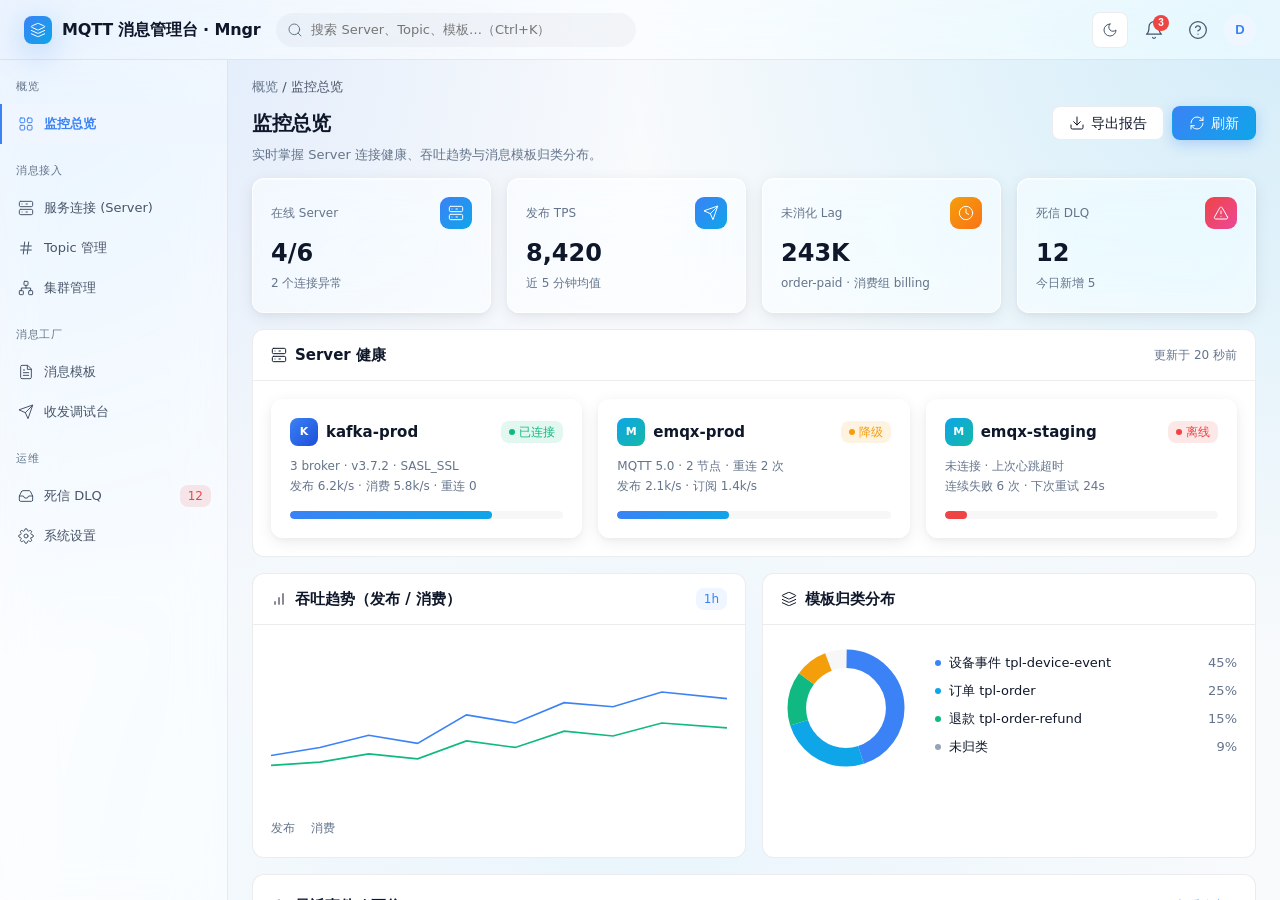
<file: design/hifi/index.html>
<!DOCTYPE html>
<html lang="zh-CN" data-theme="light">
<head>
<meta charset="UTF-8">
<meta name="viewport" content="width=device-width, initial-scale=1.0">
<title>mqtt-mngr 高保真原型 · Kafka & EMQX 统一消息管理台</title>
<style>
/* ===================== 令牌层（UI设计规范 v1.3） ===================== */
:root,[data-theme="light"]{
  --wb-color-primary:#3B82F6;--wb-color-primary-hover:#2563EB;--wb-color-primary-active:#1D4ED8;--wb-color-primary-bg:#EFF6FF;
  --wb-color-accent:#0EA5E9;--wb-color-success:#10B981;--wb-color-warning:#F59E0B;--wb-color-danger:#EF4444;--wb-color-info:#64748B;
  --wb-color-bg:#F8FAFC;--wb-color-surface:#FFFFFF;
  --wb-glass-bg:rgba(255,255,255,.52);--wb-glass-border:rgba(255,255,255,.78);--wb-glass-blur:24px;--wb-glass-blur-strong:32px;--wb-glass-saturate:200%;--wb-glass-highlight:rgba(255,255,255,.45);
  --wb-color-border:rgba(15,23,42,.08);--wb-color-border-hover:rgba(15,23,42,.16);
  --wb-color-text:#0F172A;--wb-color-text-2:#475569;--wb-color-text-3:#64748B;--wb-color-text-disabled:#94A3B8;--wb-color-striping:rgba(15,23,42,.03);
  --wb-font-family:system-ui,-apple-system,"Segoe UI",Roboto,"PingFang SC","Microsoft YaHei",sans-serif;
  --wb-font-mono:ui-monospace,SFMono-Regular,Menlo,Consolas,"Liberation Mono",monospace;
  --wb-radius-sm:8px;--wb-radius-md:12px;--wb-radius-lg:16px;--wb-radius-xl:24px;--wb-radius-full:999px;
  --wb-shadow-sm:0 1px 2px rgba(15,23,42,.04),0 1px 3px rgba(15,23,42,.06);
  --wb-shadow-md:0 4px 16px rgba(15,23,42,.08),0 2px 6px rgba(15,23,42,.04);
  --wb-shadow-lg:0 16px 48px rgba(15,23,42,.14),0 4px 16px rgba(15,23,42,.06);
  --wb-shadow-glow:0 8px 32px rgba(59,130,246,.35);
  --wb-z-dropdown:1000;--wb-z-sticky:1100;--wb-z-drawer:1200;--wb-z-modal:1300;--wb-z-message:1400;
  --wb-motion-fast:120ms;--wb-motion-base:200ms;--wb-motion-slow:320ms;
  --wb-motion-ease:cubic-bezier(.32,.72,0,1);--wb-motion-spring:cubic-bezier(.34,1.56,.64,1);
  --wb-gradient:linear-gradient(135deg,#3B82F6 0%,#0EA5E9 100%);
}
[data-theme="dark"]{
  --wb-color-primary:#60A5FA;--wb-color-primary-hover:#93C5FD;--wb-color-primary-active:#3B82F6;--wb-color-primary-bg:rgba(59,130,246,.18);
  --wb-color-accent:#38BDF8;--wb-color-success:#34D399;--wb-color-warning:#FBBF24;--wb-color-danger:#F87171;--wb-color-info:#94A3B8;
  --wb-color-bg:#0B1120;--wb-color-surface:#111827;
  --wb-glass-bg:rgba(30,41,59,.42);--wb-glass-border:rgba(255,255,255,.15);--wb-glass-blur:24px;--wb-glass-blur-strong:32px;--wb-glass-saturate:200%;--wb-glass-highlight:rgba(255,255,255,.10);
  --wb-color-border:rgba(255,255,255,.10);--wb-color-border-hover:rgba(255,255,255,.20);
  --wb-color-text:#F1F5F9;--wb-color-text-2:#CBD5E1;--wb-color-text-3:#94A3B8;--wb-color-text-disabled:#64748B;--wb-color-striping:rgba(255,255,255,.04);
  --wb-shadow-sm:0 1px 2px rgba(0,0,0,.3),0 1px 3px rgba(0,0,0,.4);
  --wb-shadow-md:0 4px 16px rgba(0,0,0,.4),0 2px 6px rgba(0,0,0,.3);
  --wb-shadow-lg:0 16px 48px rgba(0,0,0,.55),0 4px 16px rgba(0,0,0,.4);
  --wb-shadow-glow:0 8px 32px rgba(96,165,250,.4);
  --wb-gradient:linear-gradient(135deg,#60A5FA 0%,#38BDF8 100%);
}
*{margin:0;padding:0;box-sizing:border-box}
body{font-family:var(--wb-font-family);font-size:14px;line-height:22px;color:var(--wb-color-text);-webkit-font-smoothing:antialiased;
  background:radial-gradient(circle at 0% 0%,rgba(59,130,246,.16),transparent 42%),radial-gradient(circle at 100% 0%,rgba(14,165,233,.16),transparent 42%),radial-gradient(circle at 50% 100%,rgba(125,211,252,.12),transparent 55%),var(--wb-color-bg);
  background-attachment:fixed;transition:background var(--wb-motion-slow) var(--wb-motion-ease),color var(--wb-motion-slow) var(--wb-motion-ease)}
[data-theme="dark"] body{background:radial-gradient(circle at 0% 0%,rgba(59,130,246,.27),transparent 45%),radial-gradient(circle at 100% 0%,rgba(14,165,233,.26),transparent 45%),radial-gradient(circle at 50% 100%,rgba(125,211,252,.16),transparent 55%),var(--wb-color-bg);background-attachment:fixed}
a{color:var(--wb-color-primary);text-decoration:none}
:focus-visible{outline:2px solid var(--wb-color-primary);outline-offset:2px;border-radius:4px}
.icon{width:16px;height:16px;flex-shrink:0;fill:none;stroke:currentColor;stroke-width:1.5;stroke-linecap:round;stroke-linejoin:round;display:block}
.icon--20{width:20px;height:20px}.icon--24{width:24px;height:24px}.icon--14{width:14px;height:14px}
.mono{font-family:var(--wb-font-mono);font-size:13px}
.num{font-variant-numeric:tabular-nums}
.muted{color:var(--wb-color-text-3)}
@media(prefers-reduced-motion:reduce){*{animation-duration:.01ms!important;transition-duration:.01ms!important}}

.app{display:flex;flex-direction:column;height:100vh;overflow:hidden}

/* 顶栏 · 强玻璃 */
.topbar{height:60px;display:flex;align-items:center;gap:16px;padding:0 24px;flex-shrink:0;z-index:var(--wb-z-sticky);
  background:var(--wb-glass-bg);backdrop-filter:blur(var(--wb-glass-blur-strong)) saturate(var(--wb-glass-saturate));-webkit-backdrop-filter:blur(var(--wb-glass-blur-strong)) saturate(var(--wb-glass-saturate));border-bottom:1px solid var(--wb-color-border)}
.topbar__logo{display:flex;align-items:center;gap:10px;font-size:16px;font-weight:600;letter-spacing:-.01em;white-space:nowrap}
.topbar__logo .mark{width:28px;height:28px;border-radius:8px;background:var(--wb-gradient);display:flex;align-items:center;justify-content:center;color:#fff;box-shadow:var(--wb-shadow-glow)}
.topbar__search{flex:1;max-width:360px;position:relative}
.topbar__search input{width:100%;height:34px;padding:0 12px 0 34px;font:inherit;font-size:13px;color:var(--wb-color-text);background:var(--wb-color-striping);border:1px solid transparent;border-radius:var(--wb-radius-full);transition:all var(--wb-motion-fast)}
.topbar__search input:focus{outline:none;border-color:var(--wb-color-primary);background:var(--wb-color-surface);box-shadow:0 0 0 3px rgba(59,130,246,.18)}
.topbar__search .ico{position:absolute;left:11px;top:50%;transform:translateY(-50%);color:var(--wb-color-text-3)}
.topbar__right{display:flex;align-items:center;gap:8px;margin-left:auto}
.icon-btn{width:36px;height:36px;display:flex;align-items:center;justify-content:center;border:none;background:none;border-radius:var(--wb-radius-sm);cursor:pointer;color:var(--wb-color-text-2);position:relative;transition:background var(--wb-motion-fast)}
.icon-btn:hover{background:var(--wb-color-striping);color:var(--wb-color-text)}
.icon-btn .badge{position:absolute;top:3px;right:3px;min-width:16px;height:16px;padding:0 4px;font-size:10px;font-weight:600;line-height:16px;text-align:center;color:#fff;background:var(--wb-color-danger);border-radius:var(--wb-radius-full)}
.avatar{width:32px;height:32px;border-radius:50%;background:var(--wb-color-primary-bg);color:var(--wb-color-primary);display:flex;align-items:center;justify-content:center;font-weight:600;font-size:13px;cursor:pointer;border:none}
.theme-toggle{width:36px;height:36px;display:flex;align-items:center;justify-content:center;border:1px solid var(--wb-color-border);background:var(--wb-color-surface);border-radius:var(--wb-radius-sm);cursor:pointer;color:var(--wb-color-text-2)}
.theme-toggle:hover{border-color:var(--wb-color-border-hover);color:var(--wb-color-text)}

.body{display:flex;flex:1;overflow:hidden}
/* 侧栏 · 标准玻璃 */
.sidebar{width:228px;display:flex;flex-direction:column;flex-shrink:0;overflow-y:auto;
  background:var(--wb-glass-bg);backdrop-filter:blur(var(--wb-glass-blur)) saturate(var(--wb-glass-saturate));-webkit-backdrop-filter:blur(var(--wb-glass-blur)) saturate(var(--wb-glass-saturate));border-right:1px solid var(--wb-color-border)}
.sidebar__group-title{padding:16px 16px 6px;font-size:11px;color:var(--wb-color-text-3);letter-spacing:.06em}
.sidebar__item{display:flex;align-items:center;gap:10px;padding:9px 16px;font-size:13px;color:var(--wb-color-text-2);cursor:pointer;border-left:2px solid transparent;transition:all var(--wb-motion-fast)}
.sidebar__item:hover{background:var(--wb-color-striping);color:var(--wb-color-text)}
.sidebar__item.active{color:var(--wb-color-primary);background:var(--wb-color-primary-bg);border-left-color:var(--wb-color-primary);font-weight:600}
.sidebar__item.active .icon{color:var(--wb-color-primary)}

.content{flex:1;overflow-y:auto;display:flex;flex-direction:column}
.content__head{padding:16px 24px 0}
.breadcrumb{font-size:13px;color:var(--wb-color-text-3)}
.breadcrumb span{color:var(--wb-color-text-2)}
.content__title{font-size:20px;font-weight:600;letter-spacing:-.014em;padding:8px 24px 4px;display:flex;align-items:center;justify-content:space-between;gap:12px}
.content__desc{padding:0 24px 12px;font-size:13px;color:var(--wb-color-text-3)}
.content__body{padding:0 24px 24px;flex:1}
.view{display:none}.view.active{display:block;animation:fadeUp var(--wb-motion-slow) var(--wb-motion-ease)}
@keyframes fadeUp{from{opacity:0;transform:translateY(6px)}to{opacity:1;transform:none}}

/* 统计卡 · 玻璃 */
.stats{display:grid;grid-template-columns:repeat(4,1fr);gap:16px;margin-bottom:16px}
.stat-card{padding:18px;border-radius:var(--wb-radius-md);background:var(--wb-glass-bg);backdrop-filter:blur(var(--wb-glass-blur)) saturate(var(--wb-glass-saturate));-webkit-backdrop-filter:blur(var(--wb-glass-blur)) saturate(var(--wb-glass-saturate));border:1px solid var(--wb-glass-border);box-shadow:inset 0 1px 0 var(--wb-glass-highlight),var(--wb-shadow-md);transition:transform var(--wb-motion-base)}
.stat-card:hover{transform:translateY(-2px)}
.stat-card__top{display:flex;align-items:center;justify-content:space-between;margin-bottom:10px}
.stat-card__label{font-size:12px;color:var(--wb-color-text-3)}
.stat-card__icon{width:32px;height:32px;border-radius:9px;background:var(--wb-gradient);color:#fff;display:flex;align-items:center;justify-content:center}
.stat-card__value{font-size:24px;font-weight:600;line-height:1.2}
.stat-card__trend{font-size:12px;margin-top:4px;color:var(--wb-color-text-3)}
.stat-card--accent .stat-card__icon{background:linear-gradient(135deg,#10B981,#14B8A6)}
.stat-card--warn .stat-card__icon{background:linear-gradient(135deg,#F59E0B,#F97316)}
.stat-card--danger .stat-card__icon{background:linear-gradient(135deg,#EF4444,#EC4899)}

/* 通用面板 */
.panel{background:var(--wb-color-surface);border:1px solid var(--wb-color-border);border-radius:var(--wb-radius-md);margin-bottom:16px}
.panel__head{padding:14px 18px;border-bottom:1px solid var(--wb-color-border);display:flex;align-items:center;justify-content:space-between;gap:12px}
.panel__title{font-size:15px;font-weight:600;display:flex;align-items:center;gap:8px}
.panel__body{padding:18px}
.grid-2{display:grid;grid-template-columns:1fr 1fr;gap:16px}
.grid-3{display:grid;grid-template-columns:repeat(3,1fr);gap:16px}

/* 按钮 */
.btn{display:inline-flex;align-items:center;justify-content:center;gap:6px;font:inherit;font-size:14px;font-weight:500;line-height:1;border-radius:var(--wb-radius-sm);border:1px solid transparent;cursor:pointer;white-space:nowrap;transition:all var(--wb-motion-base)}
.btn--md{height:34px;padding:0 16px}.btn--sm{height:30px;padding:0 12px;font-size:13px}.btn--lg{height:40px;padding:0 20px}
.btn--primary{background:var(--wb-gradient);color:#fff;box-shadow:0 4px 14px rgba(59,130,246,.30)}
.btn--primary:hover{box-shadow:0 6px 22px rgba(59,130,246,.45);transform:translateY(-1px)}
.btn--default{background:var(--wb-color-surface);border-color:var(--wb-color-border);color:var(--wb-color-text)}
.btn--default:hover{border-color:var(--wb-color-border-hover);background:var(--wb-color-striping)}
.btn--text{color:var(--wb-color-primary);padding:0 8px;height:34px;background:none;border:none}
.btn--text:hover{background:var(--wb-color-primary-bg)}
.btn--text.danger{color:var(--wb-color-danger)}
.btn--danger{background:var(--wb-color-danger);color:#fff}
.btn:disabled{opacity:.45;cursor:not-allowed;transform:none!important}

/* 工具栏 */
.toolbar{padding:12px 16px;display:flex;align-items:center;gap:8px;flex-wrap:wrap;background:var(--wb-color-surface);border:1px solid var(--wb-color-border);border-radius:var(--wb-radius-md) var(--wb-radius-md) 0 0;border-bottom:none}
.toolbar .spacer{flex:1}
.input,.select{height:34px;padding:0 12px;font:inherit;font-size:13px;color:var(--wb-color-text);background:var(--wb-color-surface);border:1px solid var(--wb-color-border);border-radius:var(--wb-radius-sm);transition:all var(--wb-motion-fast)}
.input:focus,.select:focus{outline:none;border-color:var(--wb-color-primary);box-shadow:0 0 0 3px rgba(59,130,246,.18)}
.input::placeholder{color:var(--wb-color-text-disabled)}

/* 表格 */
.table-wrap{background:var(--wb-color-surface);border:1px solid var(--wb-color-border);border-radius:0 0 var(--wb-radius-md) var(--wb-radius-md);overflow:hidden}
.table-wrap--solo{border-radius:var(--wb-radius-md)}
table.tbl{width:100%;border-collapse:collapse;font-size:13px}
table.tbl thead th{background:var(--wb-color-striping);font-weight:600;text-align:left;padding:11px 16px;border-bottom:1px solid var(--wb-color-border);white-space:nowrap;font-size:12px;letter-spacing:.02em;color:var(--wb-color-text-2)}
table.tbl tbody td{padding:13px 16px;border-bottom:1px solid var(--wb-color-border);color:var(--wb-color-text-2);vertical-align:middle}
table.tbl tbody tr:last-child td{border-bottom:none}
table.tbl tbody tr{transition:background var(--wb-motion-fast)}
table.tbl tbody tr:hover{background:var(--wb-color-striping)}
table.tbl .col-actions{text-align:right;white-space:nowrap}
table.tbl .col-actions .btn--text{padding:0 6px;height:auto;font-size:13px}
.check{display:inline-flex;align-items:center;cursor:pointer}
.check input{width:16px;height:16px;accent-color:var(--wb-color-primary)}
.pagination{display:flex;align-items:center;justify-content:space-between;padding:12px 16px;border-top:1px solid var(--wb-color-border);font-size:12px;color:var(--wb-color-text-3)}
.pagination__pages{display:flex;align-items:center;gap:4px}
.page-btn{min-width:30px;height:30px;border:1px solid var(--wb-color-border);background:var(--wb-color-surface);border-radius:var(--wb-radius-sm);cursor:pointer;font-size:12px;color:var(--wb-color-text-2);display:inline-flex;align-items:center;justify-content:center}
.page-btn:hover{border-color:var(--wb-color-primary);color:var(--wb-color-primary)}
.page-btn.active{background:var(--wb-gradient);color:#fff;border-color:transparent}

/* 标签 / 状态 */
.tag{display:inline-flex;align-items:center;gap:4px;padding:2px 8px;font-size:12px;border-radius:var(--wb-radius-sm);line-height:18px}
.tag--success{color:var(--wb-color-success);background:rgba(16,185,129,.12)}
.tag--warning{color:var(--wb-color-warning);background:rgba(245,158,11,.12)}
.tag--danger{color:var(--wb-color-danger);background:rgba(239,68,68,.12)}
.tag--info{color:var(--wb-color-info);background:rgba(100,116,139,.12)}
.tag--primary{color:var(--wb-color-primary);background:var(--wb-color-primary-bg)}
.tag--accent{color:var(--wb-color-accent);background:rgba(14,165,233,.12)}
.dot{width:6px;height:6px;border-radius:50%;flex-shrink:0}
.dot--on{background:var(--wb-color-success)}.dot--off{background:var(--wb-color-text-disabled)}
.dot--deg{background:var(--wb-color-warning)}.dot--down{background:var(--wb-color-danger)}
.dot--pulse{background:var(--wb-color-success);box-shadow:0 0 0 0 rgba(16,185,129,.5);animation:pulse 1.8s infinite}
@keyframes pulse{0%{box-shadow:0 0 0 0 rgba(16,185,129,.5)}70%{box-shadow:0 0 0 6px rgba(16,185,129,0)}100%{box-shadow:0 0 0 0 rgba(16,185,129,0)}}

/* Tabs */
.tabs{display:flex;gap:4px;border-bottom:1px solid var(--wb-color-border);margin-bottom:16px;flex-wrap:wrap}
.tab{padding:9px 14px;font-size:13px;color:var(--wb-color-text-2);cursor:pointer;border-bottom:2px solid transparent;margin-bottom:-1px;transition:all var(--wb-motion-fast);border-radius:var(--wb-radius-sm) var(--wb-radius-sm) 0 0}
.tab:hover{color:var(--wb-color-text);background:var(--wb-color-striping)}
.tab.active{color:var(--wb-color-primary);border-bottom-color:var(--wb-color-primary);font-weight:600}

/* Server 卡片 */
.server-card{position:relative;padding:18px;border-radius:var(--wb-radius-md);background:var(--wb-glass-bg);backdrop-filter:blur(var(--wb-glass-blur)) saturate(var(--wb-glass-saturate));-webkit-backdrop-filter:blur(var(--wb-glass-blur)) saturate(var(--wb-glass-saturate));border:1px solid var(--wb-glass-border);box-shadow:inset 0 1px 0 var(--wb-glass-highlight),var(--wb-shadow-md);transition:transform var(--wb-motion-base)}
.server-card:hover{transform:translateY(-2px)}
.server-card__head{display:flex;align-items:center;justify-content:space-between;margin-bottom:10px}
.server-card__name{font-size:15px;font-weight:600;display:flex;align-items:center;gap:8px}
.server-card__proto{width:28px;height:28px;border-radius:8px;display:flex;align-items:center;justify-content:center;color:#fff;font-size:11px;font-weight:600}
.proto-k{background:linear-gradient(135deg,#3B82F6,#1D4ED8)}
.proto-m{background:linear-gradient(135deg,#0EA5E9,#14B8A6)}
.server-card__meta{font-size:12px;color:var(--wb-color-text-3);margin-bottom:14px;line-height:1.7}

/* JSON 查看 */
.json{background:var(--wb-color-surface);border:1px solid var(--wb-color-border);border-radius:var(--wb-radius-sm);padding:14px;font-family:var(--wb-font-mono);font-size:12.5px;line-height:1.7;color:var(--wb-color-text-2);overflow:auto;white-space:pre}
[data-theme="dark"] .json{background:rgba(2,6,23,.35)}
.j-key{color:var(--wb-color-primary)}.j-str{color:var(--wb-color-success)}.j-num{color:var(--wb-color-warning)}.j-bool{color:var(--wb-color-accent)}

/* 调试台 */
.split{display:grid;grid-template-columns:480px 1fr;gap:16px;align-items:start}
.field{margin-bottom:14px}
.field__label{font-size:13px;font-weight:500;margin-bottom:6px;display:flex;align-items:center;gap:4px}
.field__label .req{color:var(--wb-color-danger)}
.field .input,.field .select,.field textarea{width:100%}
.field textarea{min-height:180px;padding:12px;font-family:var(--wb-font-mono);font-size:12.5px;line-height:1.6;resize:vertical}
.field__hint{font-size:12px;color:var(--wb-color-text-3);margin-top:6px}
.seg{display:inline-flex;background:var(--wb-color-striping);border:1px solid var(--wb-color-border);border-radius:var(--wb-radius-sm);padding:2px}
.seg button{border:none;background:none;font:inherit;font-size:12px;padding:5px 12px;border-radius:6px;cursor:pointer;color:var(--wb-color-text-2)}
.seg button.on{background:var(--wb-color-surface);color:var(--wb-color-primary);font-weight:600;box-shadow:var(--wb-shadow-sm)}

/* 实时流 */
.feed{max-height:460px;overflow-y:auto}
.feed-item{border-bottom:1px solid var(--wb-color-border);padding:12px 16px;transition:background var(--wb-motion-fast);cursor:pointer}
.feed-item:hover{background:var(--wb-color-striping)}
.feed-item__top{display:flex;align-items:center;gap:8px;margin-bottom:6px;flex-wrap:wrap}
.feed-item__topic{font-family:var(--wb-font-mono);font-size:12.5px;color:var(--wb-color-text)}
.feed-item__ts{font-size:11px;color:var(--wb-color-text-3);margin-left:auto}
.feed-item__body{display:none;padding-top:8px}
.feed-item.open .feed-item__body{display:block}

/* 匹配得分条 */
.score-row{display:grid;grid-template-columns:180px 1fr 56px;align-items:center;gap:12px;margin-bottom:12px;font-size:13px}
.progress{height:8px;background:var(--wb-color-striping);border-radius:var(--wb-radius-full);overflow:hidden}
.progress>span{display:block;height:100%;border-radius:var(--wb-radius-full);background:var(--wb-gradient)}

/* 模板字段表 */
.field-tree td:first-child{font-family:var(--wb-font-mono)}
.indent-1{padding-left:32px!important}.indent-2{padding-left:52px!important}
.vline-danger{box-shadow:inset 2px 0 0 var(--wb-color-danger)}
.vline-warn{box-shadow:inset 2px 0 0 var(--wb-color-warning)}

/* 空态 */
.empty{display:flex;flex-direction:column;align-items:center;justify-content:center;gap:12px;padding:48px 16px;text-align:center;color:var(--wb-color-text-3)}
.empty .icon{width:32px;height:32px;stroke-width:1.5;color:var(--wb-color-text-disabled)}

/* 详情行 */
.detail-row{display:flex;padding:11px 0;border-bottom:1px solid var(--wb-color-border)}
.detail-row .label{width:110px;color:var(--wb-color-text-3);font-size:13px;flex-shrink:0}
.detail-row .value{font-size:13px;color:var(--wb-color-text)}

/* Toast */
.toast-stack{position:fixed;top:16px;right:16px;z-index:var(--wb-z-message);display:flex;flex-direction:column;gap:8px}
.toast{display:flex;align-items:center;gap:10px;min-width:240px;padding:11px 16px;background:var(--wb-color-surface);border:1px solid var(--wb-color-border);border-radius:var(--wb-radius-md);box-shadow:var(--wb-shadow-lg);font-size:13px;animation:slideIn var(--wb-motion-slow) var(--wb-motion-ease)}
@keyframes slideIn{from{transform:translateX(120%);opacity:0}to{transform:translateX(0);opacity:1}}
.toast__icon{width:22px;height:22px;border-radius:50%;display:flex;align-items:center;justify-content:center;color:#fff;flex-shrink:0}
.toast--success .toast__icon{background:var(--wb-color-success)}
.toast--error .toast__icon{background:var(--wb-color-danger)}
.toast--info .toast__icon{background:var(--wb-color-info)}

/* 危险对话框 */
.modal-overlay{position:fixed;inset:0;background:rgba(15,23,42,.45);backdrop-filter:blur(4px);z-index:calc(var(--wb-z-modal) - 1);display:none;align-items:center;justify-content:center}
[data-theme="dark"] .modal-overlay{background:rgba(0,0,0,.6)}
.modal-overlay.open{display:flex;animation:fade var(--wb-motion-base) var(--wb-motion-ease)}
@keyframes fade{from{opacity:0}to{opacity:1}}
.modal{width:480px;max-width:92vw;border-radius:var(--wb-radius-lg);overflow:hidden;display:flex;flex-direction:column;
  background:var(--wb-glass-bg);backdrop-filter:blur(var(--wb-glass-blur-strong)) saturate(var(--wb-glass-saturate));-webkit-backdrop-filter:blur(var(--wb-glass-blur-strong)) saturate(var(--wb-glass-saturate));border:1px solid var(--wb-glass-border);box-shadow:inset 0 1px 0 var(--wb-glass-highlight),var(--wb-shadow-lg)}
.modal__head{display:flex;align-items:center;gap:10px;padding:18px 20px 6px;font-size:16px;font-weight:600}
.modal__head .warn-ico{width:34px;height:34px;border-radius:10px;background:rgba(239,68,68,.14);color:var(--wb-color-danger);display:flex;align-items:center;justify-content:center;flex-shrink:0}
.modal__body{padding:8px 20px 20px;font-size:13px;color:var(--wb-color-text-2);line-height:1.7}
.modal__foot{display:flex;gap:8px;justify-content:flex-end;padding:14px 20px;border-top:1px solid var(--wb-color-border)}
.modal__body .box{margin-top:12px}

.banner{display:flex;align-items:center;gap:10px;padding:10px 16px;border-radius:var(--wb-radius-md);font-size:12.5px;margin-bottom:16px}
.banner--info{background:var(--wb-color-primary-bg);border:1px solid rgba(59,130,246,.28);color:var(--wb-color-text-2)}
.banner--warn{background:rgba(245,158,11,.10);border:1px solid rgba(245,158,11,.30)}
</style>
</head>
<body>
<svg width="0" height="0" style="position:absolute" aria-hidden="true">
  <symbol id="i-layers" viewBox="0 0 24 24"><path d="m12.83 2.18a2 2 0 0 0-1.66 0L2.6 6.08a1 1 0 0 0 0 1.83l8.58 3.91a2 2 0 0 0 1.66 0l8.58-3.9a1 1 0 0 0 0-1.83Z"/><path d="m22 17.65-9.17 4.16a2 2 0 0 1-1.66 0L2 17.65"/><path d="m22 12.65-9.17 4.16a2 2 0 0 1-1.66 0L2 12.65"/></symbol>
  <symbol id="i-search" viewBox="0 0 24 24"><circle cx="11" cy="11" r="8"/><path d="m21 21-4.3-4.3"/></symbol>
  <symbol id="i-bell" viewBox="0 0 24 24"><path d="M6 8a6 6 0 0 1 12 0c0 7 3 9 3 9H3s3-2 3-9"/><path d="M10.3 21a1.94 1.94 0 0 0 3.4 0"/></symbol>
  <symbol id="i-help" viewBox="0 0 24 24"><circle cx="12" cy="12" r="10"/><path d="M9.09 9a3 3 0 0 1 5.83 1c0 2-3 3-3 3"/><path d="M12 17h.01"/></symbol>
  <symbol id="i-moon" viewBox="0 0 24 24"><path d="M12 3a6 6 0 0 0 9 9 9 9 0 1 1-9-9Z"/></symbol>
  <symbol id="i-sun" viewBox="0 0 24 24"><circle cx="12" cy="12" r="4"/><path d="M12 2v2M12 20v2M4.93 4.93l1.41 1.41M17.66 17.66l1.41 1.41M2 12h2M20 12h2M6.34 17.66l-1.41 1.41M19.07 4.93l-1.41 1.41"/></symbol>
  <symbol id="i-grid" viewBox="0 0 24 24"><rect x="3" y="3" width="7" height="7" rx="1.5"/><rect x="14" y="3" width="7" height="7" rx="1.5"/><rect x="14" y="14" width="7" height="7" rx="1.5"/><rect x="3" y="14" width="7" height="7" rx="1.5"/></symbol>
  <symbol id="i-server" viewBox="0 0 24 24"><rect x="2" y="2" width="20" height="8" rx="2"/><rect x="2" y="14" width="20" height="8" rx="2"/><path d="M6 6h.01M6 18h.01M12 6h2M12 18h2"/></symbol>
  <symbol id="i-hash" viewBox="0 0 24 24"><path d="M4 9h16M4 15h16M10 3 8 21M16 3l-2 18"/></symbol>
  <symbol id="i-network" viewBox="0 0 24 24"><rect x="9" y="2" width="6" height="6" rx="1"/><rect x="2" y="16" width="6" height="6" rx="1"/><rect x="16" y="16" width="6" height="6" rx="1"/><path d="M12 8v4M12 12H5v4M12 12h7v4"/></symbol>
  <symbol id="i-file-text" viewBox="0 0 24 24"><path d="M14 2H6a2 2 0 0 0-2 2v16a2 2 0 0 0 2 2h12a2 2 0 0 0 2-2V8z"/><path d="M14 2v6h6M16 13H8M16 17H8M10 9H8"/></symbol>
  <symbol id="i-send" viewBox="0 0 24 24"><path d="m22 2-7 20-4-9-9-4z"/><path d="M22 2 11 13"/></symbol>
  <symbol id="i-mail" viewBox="0 0 24 24"><rect x="2" y="4" width="20" height="16" rx="2"/><path d="m2 7 10 6 10-6"/></symbol>
  <symbol id="i-inbox" viewBox="0 0 24 24"><path d="M22 12h-6l-2 3h-4l-2-3H2"/><path d="M5.45 5.11 2 12v6a2 2 0 0 0 2 2h16a2 2 0 0 0 2-2v-6l-3.45-6.89A2 2 0 0 0 16.76 4H7.24a2 2 0 0 0-1.79 1.11z"/></symbol>
  <symbol id="i-warn" viewBox="0 0 24 24"><path d="m21.73 18-8-14a2 2 0 0 0-3.48 0l-8 14A2 2 0 0 0 4 21h16a2 2 0 0 0 1.73-3Z"/><path d="M12 9v4M12 17h.01"/></symbol>
  <symbol id="i-settings" viewBox="0 0 24 24"><circle cx="12" cy="12" r="3"/><path d="M19.4 15a1.65 1.65 0 0 0 .33 1.82l.06.06a2 2 0 1 1-2.83 2.83l-.06-.06a1.65 1.65 0 0 0-1.82-.33 1.65 1.65 0 0 0-1 1.51V21a2 2 0 1 1-4 0v-.09A1.65 1.65 0 0 0 9 19.4a1.65 1.65 0 0 0-1.82.33l-.06.06a2 2 0 1 1-2.83-2.83l.06-.06a1.65 1.65 0 0 0 .33-1.82 1.65 1.65 0 0 0-1.51-1H3a2 2 0 1 1 0-4h.09A1.65 1.65 0 0 0 4.6 9a1.65 1.65 0 0 0-.33-1.82l-.06-.06a2 2 0 1 1 2.83-2.83l.06.06a1.65 1.65 0 0 0 1.82.33H9a1.65 1.65 0 0 0 1-1.51V3a2 2 0 1 1 4 0v.09a1.65 1.65 0 0 0 1 1.51 1.65 1.65 0 0 0 1.82-.33l.06-.06a2 2 0 1 1 2.83 2.83l-.06.06a1.65 1.65 0 0 0-.33 1.82V9a1.65 1.65 0 0 0 1.51 1H21a2 2 0 1 1 0 4h-.09a1.65 1.65 0 0 0-1.51 1z"/></symbol>
  <symbol id="i-db" viewBox="0 0 24 24"><ellipse cx="12" cy="5" rx="9" ry="3"/><path d="M3 5v14a9 3 0 0 0 18 0V5"/><path d="M3 12a9 3 0 0 0 18 0"/></symbol>
  <symbol id="i-key" viewBox="0 0 24 24"><circle cx="7.5" cy="15.5" r="5.5"/><path d="m21 2-9.6 9.6M15.5 7.5l3 3L22 7l-3-3"/></symbol>
  <symbol id="i-radio" viewBox="0 0 24 24"><circle cx="12" cy="12" r="2"/><path d="M4.9 19.1C2.5 16.7 2.5 12.8 4.9 9.9M7.8 16.2c-1.6-1.6-1.6-4.8 0-7.1M16.2 7.8c1.6 1.6 1.6 4.8 0 7.1M19.1 4.9c2.4 2.4 2.4 6.3 0 9.2"/></symbol>
  <symbol id="i-plus" viewBox="0 0 24 24"><path d="M12 5v14M5 12h14"/></symbol>
  <symbol id="i-download" viewBox="0 0 24 24"><path d="M21 15v4a2 2 0 0 1-2 2H5a2 2 0 0 1-2-2v-4"/><path d="m7 10 5 5 5-5M12 15V3"/></symbol>
  <symbol id="i-refresh" viewBox="0 0 24 24"><path d="M3 12a9 9 0 0 1 9-9 9.75 9.75 0 0 1 6.74 2.74L21 8"/><path d="M21 3v5h-5"/><path d="M21 12a9 9 0 0 1-9 9 9.75 9.75 0 0 1-6.74-2.74L3 16"/><path d="M8 16H3v5"/></symbol>
  <symbol id="i-chevleft" viewBox="0 0 24 24"><path d="m15 18-6-6 6-6"/></symbol>
  <symbol id="i-chevright" viewBox="0 0 24 24"><path d="m9 18 6-6-6-6"/></symbol>
  <symbol id="i-chevd" viewBox="0 0 24 24"><path d="m6 9 6 6 6-6"/></symbol>
  <symbol id="i-check" viewBox="0 0 24 24"><path d="M20 6 9 17l-5-5"/></symbol>
  <symbol id="i-x" viewBox="0 0 24 24"><path d="M18 6 6 18M6 6l12 12"/></symbol>
  <symbol id="i-play" viewBox="0 0 24 24"><polygon points="6 3 20 12 6 21 6 3" fill="none"/></symbol>
  <symbol id="i-pause" viewBox="0 0 24 24"><rect x="6" y="4" width="4" height="16" rx="1" fill="none"/><rect x="14" y="4" width="4" height="16" rx="1" fill="none"/></symbol>
  <symbol id="i-activity" viewBox="0 0 24 24"><path d="M22 12h-4l-3 9L9 3l-3 9H2"/></symbol>
  <symbol id="i-chart" viewBox="0 0 24 24"><path d="M12 20V10M18 20V4M6 20v-4"/></symbol>
  <symbol id="i-trend-up" viewBox="0 0 24 24"><path d="M22 7 13.5 15.5 8.5 10.5 2 17"/><path d="M16 7h6v6"/></symbol>
  <symbol id="i-clock" viewBox="0 0 24 24"><circle cx="12" cy="12" r="10"/><path d="M12 6v6l4 2"/></symbol>
  <symbol id="i-zap" viewBox="0 0 24 24"><path d="M13 2 3 14h9l-1 8 10-12h-9l1-8z"/></symbol>
  <symbol id="i-wand" viewBox="0 0 24 24"><path d="m3 21 12-12M15 9l-6-6 3-3 6 6M9 15l-6-6 3-3 6 6"/><path d="M18 14h3v3M14 6h3v3"/></symbol>
</svg>

<div class="app">
  <header class="topbar">
    <div class="topbar__logo"><span class="mark"><svg class="icon"><use href="#i-layers"/></svg></span>MQTT 消息管理台 · Mngr</div>
    <div class="topbar__search"><span class="ico"><svg class="icon"><use href="#i-search"/></svg></span><input placeholder="搜索 Server、Topic、模板…（Ctrl+K）"></div>
    <div class="topbar__right">
      <button class="theme-toggle" id="themeToggle" aria-label="切换主题"><svg class="icon"><use href="#i-moon"/></svg></button>
      <button class="icon-btn" aria-label="通知"><svg class="icon icon--20"><use href="#i-bell"/></svg><span class="badge">3</span></button>
      <button class="icon-btn" aria-label="帮助"><svg class="icon icon--20"><use href="#i-help"/></svg></button>
      <button class="avatar" aria-label="当前用户">D</button>
    </div>
  </header>

  <div class="body">
    <aside class="sidebar">
      <div class="sidebar__group-title">概览</div>
      <div class="sidebar__item active" data-route="dashboard"><svg class="icon"><use href="#i-grid"/></svg>监控总览</div>
      <div class="sidebar__group-title">消息接入</div>
      <div class="sidebar__item" data-route="servers"><svg class="icon"><use href="#i-server"/></svg>服务连接 (Server)</div>
      <div class="sidebar__item" data-route="topics"><svg class="icon"><use href="#i-hash"/></svg>Topic 管理</div>
      <div class="sidebar__item" data-route="cluster"><svg class="icon"><use href="#i-network"/></svg>集群管理</div>
      <div class="sidebar__group-title">消息工厂</div>
      <div class="sidebar__item" data-route="templates"><svg class="icon"><use href="#i-file-text"/></svg>消息模板</div>
      <div class="sidebar__item" data-route="messaging"><svg class="icon"><use href="#i-send"/></svg>收发调试台</div>
      <div class="sidebar__group-title">运维</div>
      <div class="sidebar__item" data-route="dlq"><svg class="icon"><use href="#i-inbox"/></svg>死信 DLQ<span style="margin-left:auto"><span class="tag tag--danger num">12</span></span></div>
      <div class="sidebar__item" data-route="settings"><svg class="icon"><use href="#i-settings"/></svg>系统设置</div>
    </aside>

    <main class="content">
      <div class="content__head"><nav class="breadcrumb" id="breadcrumb">概览 <span>/</span> <span>监控总览</span></nav></div>
      <div class="content__title"><span id="viewTitle">监控总览</span>
        <span style="display:flex;gap:8px"><button class="btn btn--default btn--md"><svg class="icon"><use href="#i-download"/></svg>导出报告</button><button class="btn btn--primary btn--md"><svg class="icon"><use href="#i-refresh"/></svg>刷新</button></span>
      </div>
      <div class="content__desc" id="viewDesc">实时掌握 Server 连接健康、吞吐趋势与消息模板归类分布。</div>
      <div class="content__body">

      <!-- ============ 监控总览 ============ -->
      <section class="view active" id="v-dashboard">
        <div class="stats">
          <div class="stat-card"><div class="stat-card__top"><span class="stat-card__label">在线 Server</span><span class="stat-card__icon"><svg class="icon"><use href="#i-server"/></svg></span></div><div class="stat-card__value">4/6</div><div class="stat-card__trend">2 个连接异常</div></div>
          <div class="stat-card"><div class="stat-card__top"><span class="stat-card__label">发布 TPS</span><span class="stat-card__icon"><svg class="icon"><use href="#i-send"/></svg></span></div><div class="stat-card__value">8,420</div><div class="stat-card__trend">近 5 分钟均值</div></div>
          <div class="stat-card stat-card--warn"><div class="stat-card__top"><span class="stat-card__label">未消化 Lag</span><span class="stat-card__icon"><svg class="icon"><use href="#i-clock"/></svg></span></div><div class="stat-card__value">243K</div><div class="stat-card__trend">order-paid · 消费组 billing</div></div>
          <div class="stat-card stat-card--danger"><div class="stat-card__top"><span class="stat-card__label">死信 DLQ</span><span class="stat-card__icon"><svg class="icon"><use href="#i-warn"/></svg></span></div><div class="stat-card__value">12</div><div class="stat-card__trend">今日新增 5</div></div>
        </div>

        <div class="panel"><div class="panel__head"><span class="panel__title"><svg class="icon"><use href="#i-server"/></svg>Server 健康</span><span class="muted" style="font-size:12px">更新于 20 秒前</span></div>
          <div class="panel__body grid-3">
            <div class="server-card"><div class="server-card__head"><span class="server-card__name"><span class="server-card__proto proto-k">K</span>kafka-prod</span><span class="tag tag--success"><span class="dot dot--pulse"></span>已连接</span></div><div class="server-card__meta">3 broker · v3.7.2 · SASL_SSL<br>发布 6.2k/s · 消费 5.8k/s · 重连 0</div><div class="progress"><span style="width:74%"></span></div></div>
            <div class="server-card"><div class="server-card__head"><span class="server-card__name"><span class="server-card__proto proto-m">M</span>emqx-prod</span><span class="tag tag--warning"><span class="dot dot--deg"></span>降级</span></div><div class="server-card__meta">MQTT 5.0 · 2 节点 · 重连 2 次<br>发布 2.1k/s · 订阅 1.4k/s</div><div class="progress"><span style="width:41%"></span></div></div>
            <div class="server-card"><div class="server-card__head"><span class="server-card__name"><span class="server-card__proto proto-m">M</span>emqx-staging</span><span class="tag tag--danger"><span class="dot dot--down"></span>离线</span></div><div class="server-card__meta">未连接 · 上次心跳超时<br>连续失败 6 次 · 下次重试 24s</div><div class="progress"><span style="width:8%;background:var(--wb-color-danger)"></span></div></div>
          </div>
        </div>

        <div class="grid-2">
          <div class="panel"><div class="panel__head"><span class="panel__title"><svg class="icon"><use href="#i-chart"/></svg>吞吐趋势（发布 / 消费）</span><span class="tag tag--primary">1h</span></div>
            <div class="panel__body">
              <svg viewBox="0 0 560 160" style="width:100%;height:160px" fill="none" stroke-width="2">
                <polyline points="0,120 60,110 120,95 180,105 240,70 300,80 360,55 420,60 480,42 560,50" stroke="#3B82F6"/>
                <polyline points="0,132 60,128 120,118 180,124 240,102 300,110 360,90 420,96 480,80 560,86" stroke="#10B981"/>
              </svg>
              <div style="display:flex;gap:16px;font-size:12px;color:var(--wb-color-text-3);margin-top:8px"><span><span class="dot dot--on" style="background:#3B82F6"></span> 发布</span><span><span class="dot dot--on" style="background:#10B981"></span> 消费</span></div>
            </div>
          </div>
          <div class="panel"><div class="panel__head"><span class="panel__title"><svg class="icon"><use href="#i-layers"/></svg>模板归类分布</span></div>
            <div class="panel__body" style="display:flex;align-items:center;gap:24px">
              <svg viewBox="0 0 42 42" style="width:130px;height:130px">
                <circle cx="21" cy="21" r="15.9" fill="none" stroke="var(--wb-color-striping)" stroke-width="6"/>
                <circle cx="21" cy="21" r="15.9" fill="none" stroke="#3B82F6" stroke-width="6" stroke-dasharray="45 55" stroke-dashoffset="25"/>
                <circle cx="21" cy="21" r="15.9" fill="none" stroke="#0EA5E9" stroke-width="6" stroke-dasharray="25 75" stroke-dashoffset="-20"/>
                <circle cx="21" cy="21" r="15.9" fill="none" stroke="#10B981" stroke-width="6" stroke-dasharray="15 85" stroke-dashoffset="-45"/>
                <circle cx="21" cy="21" r="15.9" fill="none" stroke="#F59E0B" stroke-width="6" stroke-dasharray="9 91" stroke-dashoffset="-60"/>
              </svg>
              <div style="flex:1;font-size:13px">
                <div class="feed-item__top"><span class="dot dot--on" style="background:#3B82F6"></span>设备事件 tpl-device-event<span class="num muted" style="margin-left:auto">45%</span></div>
                <div class="feed-item__top"><span class="dot dot--on" style="background:#0EA5E9"></span>订单 tpl-order<span class="num muted" style="margin-left:auto">25%</span></div>
                <div class="feed-item__top"><span class="dot dot--on" style="background:#10B981"></span>退款 tpl-order-refund<span class="num muted" style="margin-left:auto">15%</span></div>
                <div class="feed-item__top"><span class="dot dot--off"></span>未归类<span class="num muted" style="margin-left:auto">9%</span></div>
              </div>
            </div>
          </div>
        </div>

        <div class="panel"><div class="panel__head"><span class="panel__title"><svg class="icon"><use href="#i-warn"/></svg>最近事件 / 死信</span><button class="btn btn--text" onclick="go('dlq')">查看全部</button></div>
          <div class="table-wrap table-wrap--solo" style="border:none;border-radius:0">
            <table class="tbl"><thead><tr><th>时间</th><th>来源</th><th>类型</th><th>Topic</th><th>信息</th></tr></thead><tbody>
              <tr><td class="num muted">10:42:18</td><td><span class="server-card__proto proto-k" style="width:20px;height:20px;border-radius:6px;font-size:10px">K</span></td><td><span class="tag tag--danger">死信</span></td><td class="mono">order-paid.DLQ</td><td>必填字段缺失：amount</td></tr>
              <tr><td class="num muted">10:39:55</td><td><span class="server-card__proto proto-m" style="width:20px;height:20px;border-radius:6px;font-size:10px">M</span></td><td><span class="tag tag--warning">降级</span></td><td class="mono">emqx-prod</td><td>PINGREQ 超时，进入重连退避</td></tr>
              <tr><td class="num muted">10:31:02</td><td><span class="server-card__proto proto-m" style="width:20px;height:20px;border-radius:6px;font-size:10px">M</span></td><td><span class="tag tag--info">未归类</span></td><td class="mono">device/+/telemetry</td><td>相似度 0.71 未达阈值</td></tr>
            </tbody></table>
          </div>
        </div>
      </section>

      <!-- ============ 服务连接 ============ -->
      <section class="view" id="v-servers">
        <div class="toolbar">
          <input class="input" placeholder="搜索名称 / ID" style="width:200px">
          <select class="select"><option>全部协议</option><option>Kafka</option><option>MQTT</option></select>
          <select class="select"><option>全部状态</option><option>已连接</option><option>降级</option><option>离线</option></select>
          <span class="spacer"></span>
          <button class="btn btn--default btn--sm"><svg class="icon"><use href="#i-download"/></svg>导出配置</button>
          <button class="btn btn--primary btn--sm"><svg class="icon"><use href="#i-plus"/></svg>注册 Server</button>
        </div>
        <div class="table-wrap">
          <table class="tbl"><thead><tr><th>名称 / ID</th><th>协议</th><th>地址</th><th>连接模式</th><th>状态</th><th>重连</th><th>更新时间</th><th class="col-actions">操作</th></tr></thead><tbody>
            <tr><td><b>kafka-prod</b><br><span class="mono muted">kafka-prod</span></td><td><span class="tag tag--primary">Kafka</span></td><td class="mono">kafka-1:9092 …</td><td>EAGER</td><td><span class="tag tag--success"><span class="dot dot--pulse"></span>已连接</span></td><td class="num">0</td><td class="muted">2026-09-28</td><td class="col-actions"><button class="btn btn--text">详情</button><button class="btn btn--text">断开</button><button class="btn btn--text danger" onclick="openDanger()">删除</button></td></tr>
            <tr><td><b>emqx-prod</b><br><span class="mono muted">emqx-prod</span></td><td><span class="tag tag--accent">MQTT 5.0</span></td><td class="mono">emqx-1:1883 …</td><td>EAGER</td><td><span class="tag tag--warning"><span class="dot dot--deg"></span>降级</span></td><td class="num">2</td><td class="muted">2026-09-29</td><td class="col-actions"><button class="btn btn--text">详情</button><button class="btn btn--text">连接</button><button class="btn btn--text danger" onclick="openDanger()">删除</button></td></tr>
            <tr><td><b>emqx-staging</b><br><span class="mono muted">emqx-staging</span></td><td><span class="tag tag--accent">MQTT 3.1.1</span></td><td class="mono">emqx-stg:1883</td><td>LAZY</td><td><span class="tag tag--danger"><span class="dot dot--down"></span>离线</span></td><td class="num">6</td><td class="muted">2026-09-30</td><td class="col-actions"><button class="btn btn--text">详情</button><button class="btn btn--text">连接</button><button class="btn btn--text danger" onclick="openDanger()">删除</button></td></tr>
            <tr><td><b>kafka-test</b><br><span class="mono muted">kafka-test</span></td><td><span class="tag tag--primary">Kafka</span></td><td class="mono">localhost:9092</td><td>MANUAL</td><td><span class="tag tag--info"><span class="dot dot--off"></span>未连接</span></td><td class="num">0</td><td class="muted">2026-09-25</td><td class="col-actions"><button class="btn btn--text">详情</button><button class="btn btn--text">连接</button><button class="btn btn--text danger" onclick="openDanger()">删除</button></td></tr>
          </tbody></table>
          <div class="pagination"><span>共 6 条 · 每页 20 条</span><div class="pagination__pages"><button class="page-btn active">1</button></div></div>
        </div>
      </section>

      <!-- ============ Topic 管理 ============ -->
      <section class="view" id="v-topics">
        <div class="banner banner--info"><svg class="icon"><use href="#i-server"/></svg>当前 Server 上下文：<b>kafka-prod</b> <span class="muted">（切换 Server 将同步集群管理与调试台）</span></div>
        <div class="toolbar">
          <input class="input" placeholder="搜索 Topic 名称 / 模式" style="width:240px">
          <select class="select"><option>全部方向</option><option>发布</option><option>订阅</option><option>双向</option></select>
          <span class="spacer"></span>
          <button class="btn btn--primary btn--sm"><svg class="icon"><use href="#i-plus"/></svg>登记 Topic</button>
        </div>
        <div class="table-wrap">
          <table class="tbl"><thead><tr><th>Topic</th><th>方向</th><th>格式</th><th>QoS</th><th>默认模板</th><th>引用</th><th class="col-actions">操作</th></tr></thead><tbody>
            <tr><td class="mono">order-paid</td><td><span class="tag tag--primary">订阅</span></td><td>json</td><td>—</td><td><span class="tag tag--success">tpl-order v5</span></td><td class="num">3 订阅</td><td class="col-actions"><button class="btn btn--text">Broker 详情</button><button class="btn btn--text">编辑</button></td></tr>
            <tr><td class="mono">device/+/event</td><td><span class="tag tag--accent">双向</span></td><td>json</td><td class="num">1</td><td><span class="tag tag--success">tpl-device-event v3</span></td><td class="num">8 订阅</td><td class="col-actions"><button class="btn btn--text">Broker 详情</button><button class="btn btn--text">编辑</button></td></tr>
            <tr><td class="mono">device/&#35;</td><td><span class="tag tag--primary">订阅</span></td><td>json</td><td class="num">2</td><td><span class="tag tag--warning">候选 ×2</span></td><td class="num">2 订阅</td><td class="col-actions"><button class="btn btn--text">Broker 详情</button><button class="btn btn--text">编辑</button></td></tr>
            <tr><td class="mono">audit-log</td><td><span class="tag tag--info">发布</span></td><td>json</td><td>—</td><td><span class="tag tag--info">未绑定</span></td><td class="num">—</td><td class="col-actions"><button class="btn btn--text">Broker 详情</button><button class="btn btn--text danger" onclick="openDanger()">删除</button></td></tr>
          </tbody></table>
          <div class="pagination"><span>共 4 条</span><div class="pagination__pages"><button class="page-btn active">1</button></div></div>
        </div>
      </section>

      <!-- ============ 集群管理 ============ -->
      <section class="view" id="v-cluster">
        <div class="toolbar" style="border-radius:var(--wb-radius-md);margin-bottom:16px">
          <span class="muted" style="font-size:13px">Server</span>
          <select class="select"><option>kafka-prod（Kafka）</option><option>emqx-prod（MQTT）</option></select>
          <span class="tag tag--info"><svg class="icon icon--14"><use href="#i-key"/></svg>allowAdminOps = true</span>
        </div>
        <div class="tabs" data-tabs="cluster">
          <div class="tab active" data-tab="ck">Kafka 概览</div><div class="tab" data-tab="ct">Topics</div><div class="tab" data-tab="cg">消费组 / Lag</div><div class="tab" data-tab="ca">ACL</div>
          <div class="tab" data-tab="en">EMQX 节点</div><div class="tab" data-tab="ec">客户端</div><div class="tab" data-tab="er">Retained</div>
        </div>

        <div class="ctab" id="ct-ck"><div class="grid-3">
          <div class="server-card"><div class="server-card__head"><span class="server-card__name">broker-1</span><span class="tag tag--primary">控制器</span></div><div class="server-card__meta mono">kafka-1:9092 · v3.7.2<br>在线 12d · CPU 34%</div></div>
          <div class="server-card"><div class="server-card__head"><span class="server-card__name">broker-2</span><span class="tag tag--success"><span class="dot dot--on"></span>在线</span></div><div class="server-card__meta mono">kafka-2:9092 · v3.7.2<br>在线 12d · CPU 41%</div></div>
          <div class="server-card"><div class="server-card__head"><span class="server-card__name">broker-3</span><span class="tag tag--success"><span class="dot dot--on"></span>在线</span></div><div class="server-card__meta mono">kafka-3:9092 · v3.7.1<br>在线 8d · CPU 29%</div></div>
        </div></div>

        <div class="ctab" id="ct-ct" style="display:none">
          <div class="table-wrap table-wrap--solo"><table class="tbl"><thead><tr><th>Topic</th><th>分区</th><th>副本</th><th>Retention</th><th>内部</th><th class="col-actions">操作</th></tr></thead><tbody>
            <tr><td class="mono">order-paid</td><td class="num">6</td><td class="num">3</td><td>7d</td><td>—</td><td class="col-actions"><button class="btn btn--text">配置</button><button class="btn btn--text">扩容分区</button><button class="btn btn--text danger" onclick="openDanger()">删除</button></td></tr>
            <tr><td class="mono">audit-log</td><td class="num">12</td><td class="num">3</td><td>30d</td><td>—</td><td class="col-actions"><button class="btn btn--text">配置</button><button class="btn btn--text">扩容分区</button><button class="btn btn--text danger" onclick="openDanger()">删除</button></td></tr>
            <tr><td class="mono">__consumer_offsets</td><td class="num">50</td><td class="num">3</td><td>—</td><td><span class="tag tag--info">内部</span></td><td class="col-actions"><button class="btn btn--text">查看</button></td></tr>
          </tbody></table></div>
        </div>

        <div class="ctab" id="ct-cg" style="display:none">
          <div class="panel"><div class="panel__head"><span class="panel__title">组 billing · Lag 热力（组 × 分区）</span><button class="btn btn--default btn--sm"><svg class="icon"><use href="#i-refresh"/></svg>刷新</button></div><div class="panel__body">
            <div style="display:grid;grid-template-columns:64px repeat(6,1fr);gap:6px;text-align:center;font-size:11px;color:var(--wb-color-text-3)">
              <span></span><span>P0</span><span>P1</span><span>P2</span><span>P3</span><span>P4</span><span>P5</span>
              <span class="mono" style="text-align:left;align-self:center">billing</span>
              <span class="tag tag--success num">120</span><span class="tag tag--success num">88</span><span class="tag tag--warning num">9.2k</span><span class="tag tag--danger num">128k</span><span class="tag tag--warning num">31k</span><span class="tag tag--success num">540</span>
            </div>
            <div style="display:flex;gap:16px;font-size:12px;color:var(--wb-color-text-3);margin-top:14px"><span><span class="tag tag--success" style="padding:0 6px">&nbsp;</span> &lt; 1k</span><span><span class="tag tag--warning" style="padding:0 6px">&nbsp;</span> &lt; 100k</span><span><span class="tag tag--danger" style="padding:0 6px">&nbsp;</span> ≥ 100k</span><span class="spacer"></span></div>
          </div></div>
          <div class="banner banner--warn"><svg class="icon"><use href="#i-warn"/></svg>分区 P3 lag 达 128k，建议排查消费线程阻塞。<button class="btn btn--default btn--sm" style="margin-left:auto">重置 offset（危险）</button></div>
        </div>

        <div class="ctab" id="ct-ca" style="display:none">
          <div class="toolbar" style="border-radius:var(--wb-radius-md);margin-bottom:12px"><input class="input" placeholder="principal / host 过滤" style="width:240px"><span class="spacer"></span><button class="btn btn--primary btn--sm"><svg class="icon"><use href="#i-plus"/></svg>新增 ACL</button></div>
          <div class="table-wrap table-wrap--solo"><table class="tbl"><thead><tr><th>Principal</th><th>Host</th><th>操作</th><th>资源</th><th>权限</th><th class="col-actions">操作</th></tr></thead><tbody>
            <tr><td class="mono">User:billing-svc</td><td class="mono">10.0.2.*</td><td>Read</td><td>Topic:order-paid</td><td><span class="tag tag--success">允许</span></td><td class="col-actions"><button class="btn btn--text danger">删除</button></td></tr>
            <tr><td class="mono">User:producer-app</td><td class="mono">*</td><td>Write</td><td>Topic:audit-log</td><td><span class="tag tag--success">允许</span></td><td class="col-actions"><button class="btn btn--text danger">删除</button></td></tr>
          </tbody></table></div>
        </div>

        <div class="ctab" id="ct-en" style="display:none">
          <div class="grid-2">
            <div class="server-card"><div class="server-card__head"><span class="server-card__name"><span class="server-card__proto proto-m" style="width:20px;height:20px;border-radius:6px;font-size:10px">M</span>emqx-1@emqx-prod</span><span class="tag tag--success"><span class="dot dot--pulse"></span>运行中</span></div><div class="server-card__meta">版本 5.8.4 · 运行 15d<br>连接 2,431 · 订阅 1,876 · 消息速率 3.1k/s</div></div>
            <div class="server-card"><div class="server-card__head"><span class="server-card__name"><span class="server-card__proto proto-m" style="width:20px;height:20px;border-radius:6px;font-size:10px">M</span>emqx-2@emqx-prod</span><span class="tag tag--success"><span class="dot dot--pulse"></span>运行中</span></div><div class="server-card__meta">版本 5.8.4 · 运行 15d<br>连接 2,390 · 订阅 1,802 · 消息速率 2.9k/s</div></div>
          </div>
        </div>

        <div class="ctab" id="ct-ec" style="display:none">
          <div class="toolbar" style="border-radius:var(--wb-radius-md);margin-bottom:12px"><input class="input" placeholder="clientId / IP 搜索" style="width:240px"><span class="spacer"></span><button class="btn btn--default btn--sm"><svg class="icon"><use href="#i-refresh"/></svg>刷新</button></div>
          <div class="table-wrap table-wrap--solo"><table class="tbl"><thead><tr><th>ClientID</th><th>IP</th><th>协议</th><th>Keepalive</th><th>连接时长</th><th>订阅</th><th class="col-actions">操作</th></tr></thead><tbody>
            <tr><td class="mono">device-temp-01</td><td class="mono">10.1.4.21</td><td>5.0</td><td class="num">30s</td><td>3d 4h</td><td class="num">4</td><td class="col-actions"><button class="btn btn--text">详情</button><button class="btn btn--text danger" onclick="openDanger()">断开连接</button></td></tr>
            <tr><td class="mono">gateway-hub-2</td><td class="mono">10.1.4.33</td><td>3.1.1</td><td class="num">60s</td><td>19h</td><td class="num">12</td><td class="col-actions"><button class="btn btn--text">详情</button><button class="btn btn--text danger" onclick="openDanger()">断开连接</button></td></tr>
          </tbody></table></div>
        </div>

        <div class="ctab" id="ct-er" style="display:none">
          <div class="table-wrap table-wrap--solo"><table class="tbl"><thead><tr><th>Retained Topic</th><th>大小</th><th>发布方</th><th>时间</th><th class="col-actions">操作</th></tr></thead><tbody>
            <tr><td class="mono">device/temp-01/status</td><td class="num">412 B</td><td class="mono">device-temp-01</td><td>3d 前</td><td class="col-actions"><button class="btn btn--text">预览</button><button class="btn btn--text danger" onclick="openDanger()">删除</button></td></tr>
            <tr><td class="mono">gateway/hub-2/config</td><td class="num">2.1 KB</td><td class="mono">mgmt-admin</td><td>7h 前</td><td class="col-actions"><button class="btn btn--text">预览</button><button class="btn btn--text danger" onclick="openDanger()">删除</button></td></tr>
          </tbody></table></div>
        </div>
      </section>

      <!-- ============ 消息模板 ============ -->
      <section class="view" id="v-templates">
        <div style="display:grid;grid-template-columns:280px 1fr;gap:16px;align-items:start">
          <div class="panel" style="margin:0"><div class="panel__head"><span class="panel__title">模板列表</span><button class="btn btn--primary btn--sm"><svg class="icon"><use href="#i-plus"/></svg></button></div>
            <div style="padding:8px 10px;border-bottom:1px solid var(--wb-color-border)"><input class="input" placeholder="搜索模板" style="width:100%"></div>
            <div class="feed" style="max-height:none">
              <div class="feed-item open" style="cursor:pointer"><div class="feed-item__top"><svg class="icon"><use href="#i-file-text"/></svg><b>设备事件消息</b><span class="muted mono" style="font-size:11px;margin-left:auto">v3</span></div><div class="muted mono" style="font-size:11px">tpl-device-event · 已启用</div></div>
              <div class="feed-item" style="cursor:pointer"><div class="feed-item__top"><svg class="icon"><use href="#i-file-text"/></svg>订单支付<span class="muted mono" style="font-size:11px;margin-left:auto">v5</span></div></div>
              <div class="feed-item" style="cursor:pointer"><div class="feed-item__top"><svg class="icon"><use href="#i-file-text"/></svg>订单退款<span class="muted mono" style="font-size:11px;margin-left:auto">v2</span></div></div>
              <div class="feed-item" style="cursor:pointer"><div class="feed-item__top"><svg class="icon"><use href="#i-file-text"/></svg>网关心跳<span class="tag tag--info">草稿</span><span class="muted mono" style="font-size:11px;margin-left:auto">v1</span></div></div>
            </div>
          </div>

          <div class="panel" style="margin:0">
            <div class="panel__head"><div><span class="panel__title">设备事件消息 <span class="tag tag--primary">v3 · 当前</span></span><div class="muted mono" style="font-size:12px;font-weight:400;margin-top:2px">tpl-device-event · 引用：1 Topic · 8 订阅</div></div>
              <div style="display:flex;gap:8px"><button class="btn btn--default btn--sm"><svg class="icon"><use href="#i-wand"/></svg>样例反推</button><button class="btn btn--default btn--sm"><svg class="icon"><use href="#i-download"/></svg>生成代码</button><button class="btn btn--primary btn--sm">保存</button></div>
            </div>
            <div class="panel__body" style="padding-top:0">
              <div class="tabs" data-tabs="tpl" style="margin:16px 0 12px"><div class="tab active" data-tab="tf">字段定义</div><div class="tab" data-tab="tp">匹配预览</div><div class="tab" data-tab="tv">版本历史</div></div>

              <div class="ttab" id="tt-tf">
                <div class="table-wrap table-wrap--solo"><table class="tbl field-tree"><thead><tr><th>字段名</th><th>类型</th><th>必填</th><th>注释</th><th>示例</th></tr></thead><tbody>
                  <tr><td>deviceId</td><td><span class="tag tag--primary">string</span></td><td>✱</td><td>设备编号</td><td class="mono muted">temp-01</td></tr>
                  <tr><td>temp</td><td><span class="tag tag--accent">number</span></td><td>✱</td><td>摄氏温度（℃）</td><td class="mono muted">36.8</td></tr>
                  <tr><td>humidity</td><td><span class="tag tag--accent">number</span></td><td>—</td><td>相对湿度（%）</td><td class="mono muted">—</td></tr>
                  <tr><td>ts</td><td><span class="tag tag--primary">string</span></td><td>✱</td><td>上报时间 · ISO-8601</td><td class="mono muted">2026-09-30T10:00:00+08:00</td></tr>
                  <tr><td>alarm</td><td><span class="tag tag--warning">enum</span></td><td>—</td><td>告警级别</td><td class="mono muted">NONE|WARN|CRIT</td></tr>
                  <tr class="vline-warn"><td>battery</td><td><span class="tag tag--info">object</span></td><td>—</td><td>电池信息</td><td>—</td></tr>
                  <tr class="vline-danger"><td class="indent-1">level</td><td><span class="tag tag--accent">integer</span></td><td>✱</td><td>电量百分比 <span class="tag tag--danger">缺失必填</span></td><td class="mono muted">88</td></tr>
                  <tr><td class="indent-1">voltage</td><td><span class="tag tag--accent">number</span></td><td>—</td><td>电压（V）</td><td class="mono muted">3.7</td></tr>
                </tbody></table></div>
                <button class="btn btn--default btn--sm" style="margin-top:12px"><svg class="icon"><use href="#i-plus"/></svg>添加字段</button>
              </div>

              <div class="ttab" id="tt-tp" style="display:none">
                <div class="grid-2" style="grid-template-columns:1fr 1fr;gap:24px;align-items:start">
                  <div><div class="field__label" style="margin-bottom:6px">样例消息</div>
                    <div class="json"><span class="j-brace">{</span>
  <span class="j-key">"deviceId"</span>: <span class="j-str">"temp-01"</span>,
  <span class="j-key">"temp"</span>: <span class="j-num">36.8</span>,
  <span class="j-key">"ts"</span>: <span class="j-str">"2026-09-30T10:00:00+08:00"</span>,
  <span class="j-key">"battery"</span>: <span class="j-brace">{</span> <span class="j-key">"level"</span>: <span class="j-num">88</span> <span class="j-brace">}</span>
<span class="j-brace">}</span></div>
                  </div>
                  <div><div class="field__label" style="margin-bottom:12px">候选模板匹配（阈值 0.8）</div>
                    <div class="score-row"><span>tpl-device-event</span><span class="progress"><span style="width:100%"></span></span><span class="num" style="text-align:right">1.00</span></div>
                    <div class="score-row"><span>tpl-gw-heartbeat</span><span class="progress"><span style="width:82%"></span></span><span class="num" style="text-align:right">0.82</span></div>
                    <div class="score-row"><span>tpl-order</span><span class="progress"><span style="width:24%;background:var(--wb-color-text-disabled)"></span></span><span class="num muted" style="text-align:right">0.24</span></div>
                    <div class="field__hint">→ 命中 <b class="tag tag--success">BOUND · tpl-device-event</b></div>
                  </div>
                </div>
              </div>

              <div class="ttab" id="tt-tv" style="display:none">
                <div class="table-wrap table-wrap--solo"><table class="tbl"><thead><tr><th>版本</th><th>变更</th><th>兼容性</th><th>时间</th></tr></thead><tbody>
                  <tr><td class="num">v3</td><td>新增可选字段 battery.voltage</td><td><span class="tag tag--success">兼容</span></td><td class="muted">2026-09-28</td></tr>
                  <tr><td class="num">v2</td><td>alarm 由 string 收紧为 enum</td><td><span class="tag tag--danger">不兼容</span></td><td class="muted">2026-09-20</td></tr>
                  <tr><td class="num">v1</td><td>初始版本</td><td><span class="tag tag--info">—</span></td><td class="muted">2026-09-12</td></tr>
                </tbody></table></div>
              </div>
            </div>
          </div>
        </div>
      </section>

      <!-- ============ 收发调试台 ============ -->
      <section class="view" id="v-messaging">
        <div class="toolbar" style="border-radius:var(--wb-radius-md);margin-bottom:16px">
          <span class="muted" style="font-size:13px">Server</span><select class="select"><option>emqx-prod</option></select>
          <span class="muted" style="font-size:13px">Topic</span><select class="select"><option>device/temp-01/event</option></select>
          <span class="spacer"></span><span class="tag tag--primary"><span class="dot dot--pulse"></span>调试订阅不计入正式订阅</span>
        </div>
        <div class="split">
          <div class="panel" style="margin:0"><div class="panel__head"><span class="panel__title"><svg class="icon"><use href="#i-send"/></svg>发布</span>
            <div class="seg" data-seg="mode"><button class="on">模板表单</button><button>JSON 源码</button></div></div>
            <div class="panel__body">
              <div class="field"><div class="field__label"><span class="req">*</span> deviceId <span class="muted">· 设备编号</span></div><input class="input" placeholder="temp-01" value="temp-01"></div>
              <div class="field"><div class="field__label"><span class="req">*</span> temp <span class="muted">· 摄氏温度（℃）</span></div><input class="input" type="number" value="36.8"></div>
              <div class="field"><div class="field__label"><span class="req">*</span> ts <span class="muted">· ISO-8601</span></div><input class="input mono" value="2026-09-30T10:00:00+08:00"></div>
              <div class="field"><div class="field__label">alarm</div><select class="select" style="width:100%"><option>NONE</option><option>WARN</option><option>CRIT</option></select></div>
              <div class="grid-2" style="gap:12px"><div class="field" style="margin:0"><div class="field__label">QoS</div><div class="seg" data-seg="qos"><button class="on">0</button><button class="on">1</button><button>2</button></div></div><div class="field" style="margin:0"><div class="field__label">retain</div><label class="check"><input type="checkbox"> 保留消息</label></div></div>
              <div style="display:flex;gap:8px;margin-top:16px"><button class="btn btn--primary btn--md" onclick="showToast('success','已发布 · packetId 42，QoS1 已确认')"><svg class="icon"><use href="#i-send"/></svg>发送</button><button class="btn btn--default btn--md">校验</button></div>
            </div>
          </div>

          <div class="panel" style="margin:0"><div class="panel__head"><span class="panel__title"><svg class="icon"><use href="#i-inbox"/></svg>实时流</span>
            <div style="display:flex;gap:8px"><button class="btn btn--default btn--sm"><svg class="icon"><use href="#i-pause"/></svg>暂停</button><button class="btn btn--text btn--sm"><svg class="icon"><use href="#i-refresh"/></svg>清空</button></div></div>
            <div class="feed" style="border-radius:0 0 var(--wb-radius-md) var(--wb-radius-md)">
              <div class="feed-item open"><div class="feed-item__top"><span class="tag tag--success"><span class="dot dot--on"></span>BOUND</span><span class="feed-item__topic">device/temp-01/event</span><span class="num muted" style="font-size:11px">tpl-device-event</span><span class="feed-item__ts">10:00:04</span></div>
                <div class="feed-item__body"><div class="json"><span class="j-brace">{</span> <span class="j-key">"deviceId"</span>:<span class="j-str">"temp-01"</span>, <span class="j-key">"temp"</span>:<span class="j-num">36.8</span>, <span class="j-key">"alarm"</span>:<span class="j-str">"NONE"</span> <span class="j-brace">}</span></div></div></div>
              <div class="feed-item"><div class="feed-item__top"><span class="tag tag--warning"><span class="dot dot--off"></span>SIMILARITY 0.86</span><span class="feed-item__topic">device/temp-02/event</span><span class="feed-item__ts">10:00:01</span></div></div>
              <div class="feed-item"><div class="feed-item__top"><span class="tag tag--info">未归类</span><span class="feed-item__topic">device/hub-9/status</span><span class="muted" style="font-size:11px">得分 0.71 · score &lt; 0.8</span><span class="feed-item__ts">09:59:58</span></div></div>
              <div class="feed-item"><div class="feed-item__top"><span class="tag tag--primary">EXPLICIT</span><span class="feed-item__topic">device/temp-05/event</span><span class="mono muted" style="font-size:11px">x-template=tpl-device-event@3</span><span class="feed-item__ts">09:59:50</span></div></div>
              <div class="feed-item"><div class="feed-item__top"><span class="tag tag--danger"><span class="dot dot--down"></span>解析失败</span><span class="feed-item__topic">device/temp-07/event</span><span class="muted" style="font-size:11px">必填缺失 temp</span><span class="feed-item__ts">09:59:44</span></div></div>
            </div>
          </div>
        </div>
      </section>

      <!-- ============ 死信 DLQ ============ -->
      <section class="view" id="v-dlq">
        <div class="banner banner--info"><svg class="icon"><use href="#i-db"/></svg>当前为 <b>无库（file）模式</b>：仅支持尾部扫描与导出，条件分页查询不可用。</div>
        <div class="toolbar">
          <input class="input" placeholder="Topic" style="width:180px"><select class="select"><option>全部错误码</option><option>5001 必填缺失</option><option>5002 类型不符</option></select>
          <input class="input" type="date" style="width:auto"><span class="spacer"></span>
          <button class="btn btn--default btn--sm"><svg class="icon"><use href="#i-download"/></svg>导出</button>
          <button class="btn btn--primary btn--sm" id="batchReplay" disabled><svg class="icon"><use href="#i-refresh"/></svg>重放选中 0 条</button>
        </div>
        <div class="table-wrap">
          <table class="tbl"><thead><tr><th style="width:36px"><label class="check"><input type="checkbox" id="chkAll"></label></th><th>时间</th><th>Topic</th><th>模板</th><th>错误</th><th>大小</th><th class="col-actions">操作</th></tr></thead><tbody>
            <tr><td><label class="check"><input type="checkbox" class="row-chk"></label></td><td class="num muted">10:42:18</td><td class="mono">order-paid.DLQ</td><td><span class="tag tag--success">tpl-order</span></td><td><span class="tag tag--danger">5001</span> 必填字段缺失：amount</td><td class="num">128 B</td><td class="col-actions"><button class="btn btn--text">查看</button><button class="btn btn--text">重放</button></td></tr>
            <tr><td><label class="check"><input type="checkbox" class="row-chk"></label></td><td class="num muted">10:31:02</td><td class="mono">device/#.dead</td><td><span class="tag tag--info">未归类</span></td><td><span class="tag tag--danger">5002</span> temp 期望 number，实得 string</td><td class="num">96 B</td><td class="col-actions"><button class="btn btn--text">查看</button><button class="btn btn--text">重放</button></td></tr>
            <tr><td><label class="check"><input type="checkbox" class="row-chk"></label></td><td class="num muted">09:58:20</td><td class="mono">order-paid.DLQ</td><td><span class="tag tag--success">tpl-order</span></td><td><span class="tag tag--danger">4003</span> MQTT 报文超过 max_packet_size</td><td class="num">1.3 MB</td><td class="col-actions"><button class="btn btn--text">查看</button><button class="btn btn--text danger">丢弃</button></td></tr>
          </tbody></table>
          <div class="pagination"><span>共 12 条 · 每页 20 条</span><div class="pagination__pages"><button class="page-btn active">1</button></div></div>
        </div>
      </section>

      <!-- ============ 系统设置 ============ -->
      <section class="view" id="v-settings">
        <div class="grid-2">
          <div class="panel" style="margin:0"><div class="panel__head"><span class="panel__title"><svg class="icon"><use href="#i-db"/></svg>存储与能力</span></div><div class="panel__body">
            <div class="detail-row"><span class="label">存储模式</span><span class="value"><span class="tag tag--primary">file（无数据库）</span></span></div>
            <div class="detail-row"><span class="label">数据目录</span><span class="value mono">/var/lib/mngr</span></div>
            <div class="detail-row"><span class="label">DLQ 查询</span><span class="value"><span class="tag tag--warning">受限</span> 仅尾部扫描 / 导出</span></div>
            <div class="detail-row" style="border:none"><span class="label">指标端点</span><span class="value"><a class="mono" href="#">/actuator/prometheus</a></span></div>
          </div></div>
          <div class="panel" style="margin:0"><div class="panel__head"><span class="panel__title"><svg class="icon"><use href="#i-key"/></svg>安全</span></div><div class="panel__body">
            <div class="detail-row"><span class="label">鉴权 Token</span><span class="value"><span class="tag tag--success"><span class="dot dot--on"></span>已启用</span></span></div>
            <div class="detail-row"><span class="label">主密钥来源</span><span class="value mono">env:MNGR_MASTER_KEY</span></div>
            <div class="detail-row"><span class="label">凭据加密</span><span class="value">AES-256-GCM</span></div>
            <div class="detail-row" style="border:none"><span class="label">危险操作</span><span class="value">DANGER 级需输入资源名二次确认</span></div>
          </div></div>
        </div>
        <div class="panel" style="margin-top:16px"><div class="panel__head"><span class="panel__title"><svg class="icon"><use href="#i-settings"/></svg>运行参数</span></div><div class="panel__body grid-3">
          <div class="field"><div class="field__label">发布重试次数</div><input class="input" value="3"></div>
          <div class="field"><div class="field__label">缓冲队列容量</div><input class="input" value="10000"></div>
          <div class="field"><div class="field__label">模板匹配阈值</div><input class="input" value="0.8"></div>
        </div></div>
      </section>

      </div>
    </main>
  </div>
</div>

<!-- 危险操作对话框 -->
<div class="modal-overlay" id="dangerOverlay"><div class="modal" role="dialog" aria-modal="true" aria-labelledby="dangerTitle">
  <div class="modal__head"><span class="warn-ico"><svg class="icon icon--20"><use href="#i-warn"/></svg></span><span id="dangerTitle">删除 Topic order-paid？</span></div>
  <div class="modal__body">
    此操作不可逆。该 Topic 当前有 <b>6 个分区</b>、保留期 <b>7d</b>，并被 <b>3 个活跃订阅</b>引用。删除后消息将全部丢失。
    <div class="box field"><div class="field__label">请输入资源名 <span class="mono">order-paid</span> 以确认</div><input class="input" id="dangerInput" placeholder="order-paid" oninput="document.getElementById('dangerGo').disabled=this.value!=='order-paid'"></div>
  </div>
  <div class="modal__foot"><button class="btn btn--default btn--md" onclick="closeDanger()">取消</button><button class="btn btn--danger btn--md" id="dangerGo" disabled onclick="closeDanger();showToast('info','已提交删除请求（原型演示）')">删除 Topic</button></div>
</div></div>

<div class="toast-stack" id="toastStack" aria-live="polite"></div>

<script>
const html=document.documentElement;
document.getElementById('themeToggle').addEventListener('click',function(){const n=html.getAttribute('data-theme')==='dark'?'light':'dark';html.setAttribute('data-theme',n);this.innerHTML='<svg class="icon"><use href="'+(n==='dark'?'#i-sun':'#i-moon')+'"/></svg>';try{localStorage.setItem('wb-theme',n)}catch(e){}});
(function(){let s;try{s=localStorage.getItem('wb-theme')}catch(e){}if(s){html.setAttribute('data-theme',s);document.getElementById('themeToggle').innerHTML='<svg class="icon"><use href="'+(s==='dark'?'#i-sun':'#i-moon')+'"/></svg>'}})();

const META={
  dashboard:['概览 <span>/</span> <span>监控总览</span>','监控总览','实时掌握 Server 连接健康、吞吐趋势与消息模板归类分布。'],
  servers:['消息接入 <span>/</span> <span>服务连接</span>','服务连接 (Server)','注册、连接与监控 Kafka / EMQX Broker。'],
  topics:['消息接入 <span>/</span> <span>Topic 管理</span>','Topic 管理','维护 Topic 映射、方向、默认格式与消息模板绑定。'],
  cluster:['消息接入 <span>/</span> <span>集群管理</span>','集群管理','Broker 侧 Topic / 消费组 / ACL / 客户端 / Retained 管理（受 allowAdminOps 门控）。'],
  templates:['消息工厂 <span>/</span> <span>消息模板</span>','消息模板','定义字段结构、样例反推、匹配预览与版本演进。'],
  messaging:['消息工厂 <span>/</span> <span>收发调试台</span>','收发调试台','发布消息并实时观察订阅流的模板归类结果。'],
  dlq:['运维 <span>/</span> <span>死信 DLQ</span>','死信 DLQ','浏览解析/发送失败的消息，查看原因并重放回目标 Topic。'],
  settings:['运维 <span>/</span> <span>系统设置</span>','系统设置','存储模式、安全与运行参数。']
};
const items=document.querySelectorAll('.sidebar__item[data-route]');
function go(r){items.forEach(i=>i.classList.toggle('active',i.dataset.route===r));
  document.querySelectorAll('.view').forEach(v=>v.classList.remove('active'));
  const el=document.getElementById('v-'+r);if(el)el.classList.add('active');
  const m=META[r];document.getElementById('breadcrumb').innerHTML=m[0];document.getElementById('viewTitle').textContent=m[1];document.getElementById('viewDesc').textContent=m[2];
  document.querySelector('.content').scrollTop=0;}
items.forEach(i=>i.addEventListener('click',()=>go(i.dataset.route)));

document.querySelectorAll('.tabs[data-tabs] .tab').forEach(t=>t.addEventListener('click',()=>{
  const group=t.closest('.tabs').dataset.tabs;
  t.parentElement.querySelectorAll('.tab').forEach(x=>x.classList.remove('active'));t.classList.add('active');
  const box=t.closest('.panel__body')||t.closest('.view');
  if(group==='cluster'){document.querySelectorAll('#v-cluster .ctab').forEach(c=>c.style.display='none');document.getElementById('ct-'+t.dataset.tab).style.display='';}
  else{box.querySelectorAll('.ttab').forEach(c=>c.style.display='none');box.querySelector('#tt-'+t.dataset.tab).style.display='';}
}));

document.querySelectorAll('.feed-item').forEach(f=>f.addEventListener('click',e=>{if(e.target.closest('.json'))return;if(f.querySelector('.feed-item__body'))f.classList.toggle('open')}));

function openDanger(){document.getElementById('dangerOverlay').classList.add('open');const i=document.getElementById('dangerInput');i.value='';document.getElementById('dangerGo').disabled=true}
function closeDanger(){document.getElementById('dangerOverlay').classList.remove('open')}
document.addEventListener('keydown',e=>{if(e.key==='Escape'){closeDanger()}});

const stack=document.getElementById('toastStack');
function showToast(type,msg){const map={success:'i-check',error:'i-x',info:'i-help'};const t=document.createElement('div');t.className='toast toast--'+type;
  t.innerHTML='<span class="toast__icon"><svg class="icon icon--14"><use href="#'+map[type]+'"/></svg></span><span>'+msg+'</span>';
  stack.appendChild(t);setTimeout(()=>{t.style.transition='opacity .3s,transform .3s';t.style.opacity='0';t.style.transform='translateX(120%)';setTimeout(()=>t.remove(),300)},2600)}

document.getElementById('chkAll')?.addEventListener('change',function(){document.querySelectorAll('.row-chk').forEach(c=>c.checked=this.checked);updateBatch()});
document.querySelectorAll('.row-chk').forEach(c=>c.addEventListener('change',updateBatch));
function updateBatch(){const n=document.querySelectorAll('.row-chk:checked').length;const b=document.getElementById('batchReplay');if(b){b.disabled=n===0;b.querySelector('svg').nextSibling;const txt=b.childNodes[b.childNodes.length-1];txt.textContent='重放选中 '+n+' 条'}}
</script>
</body>
</html>
</file>
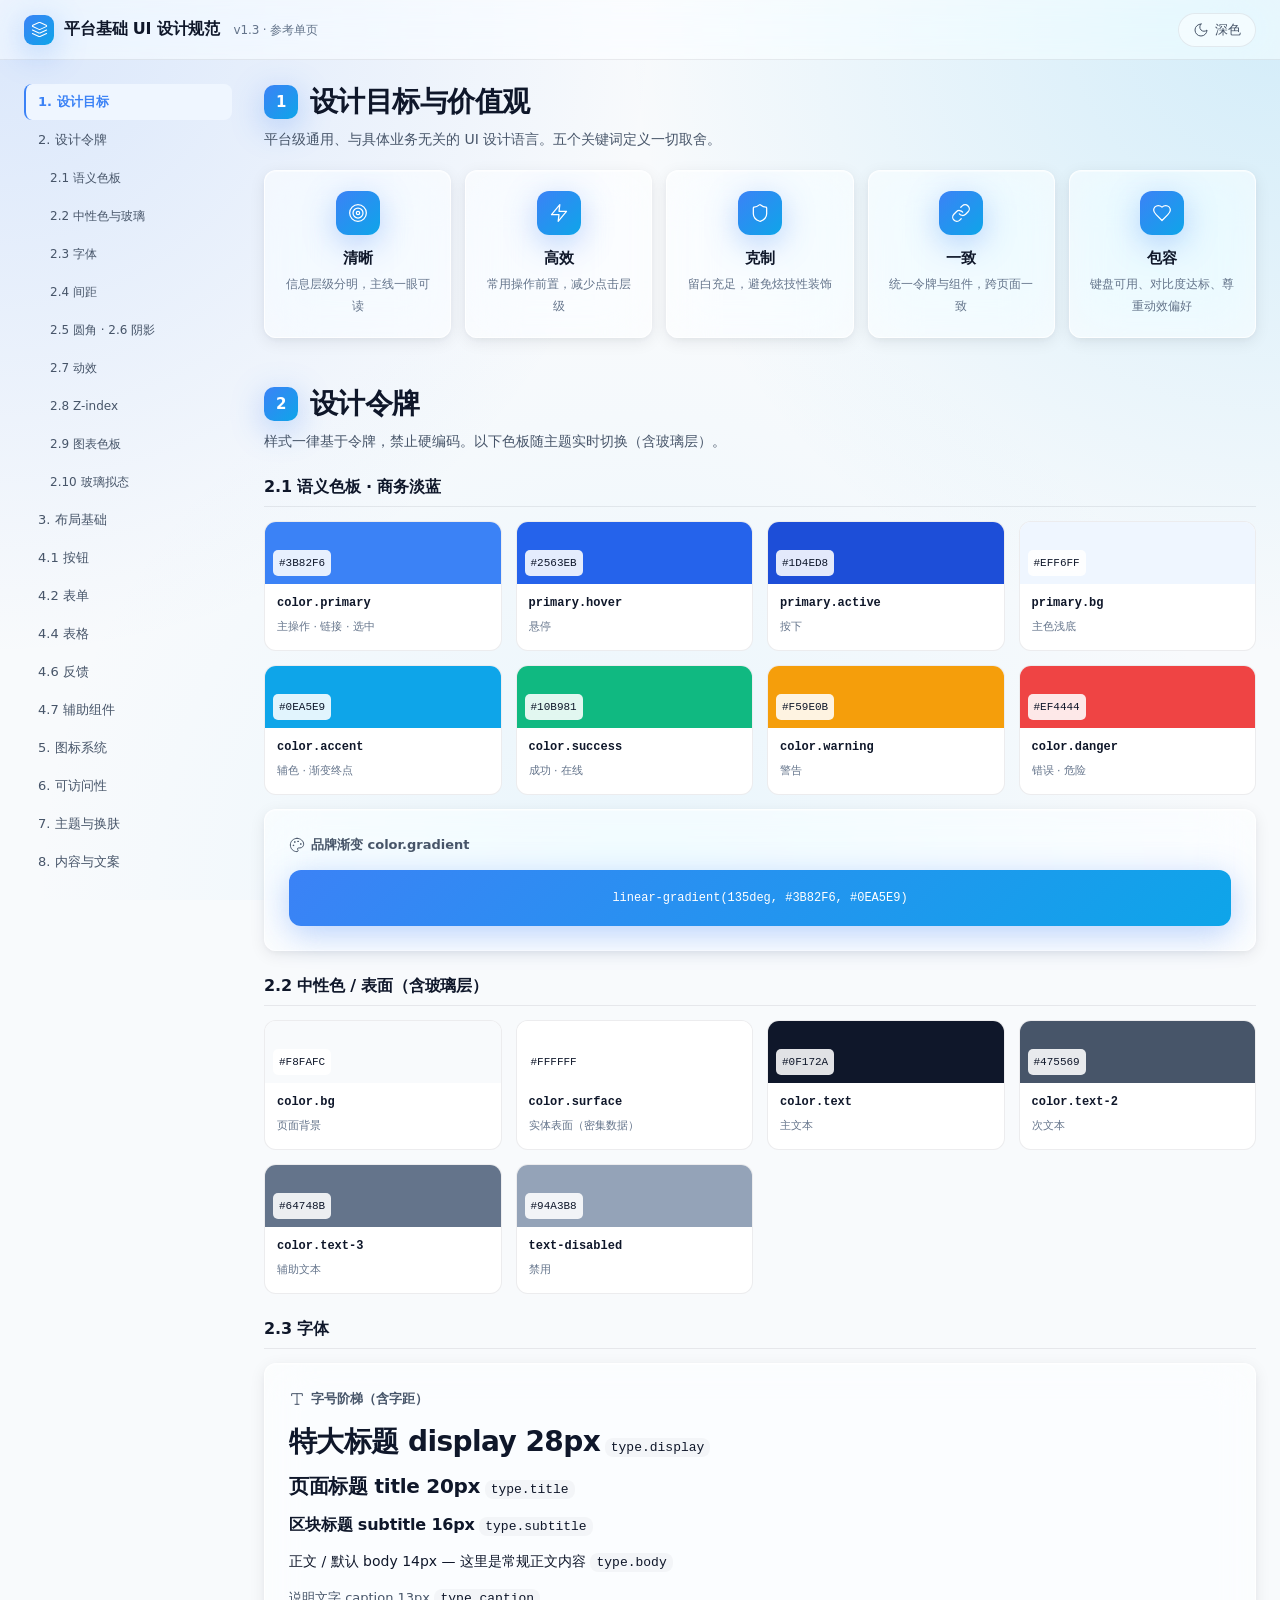
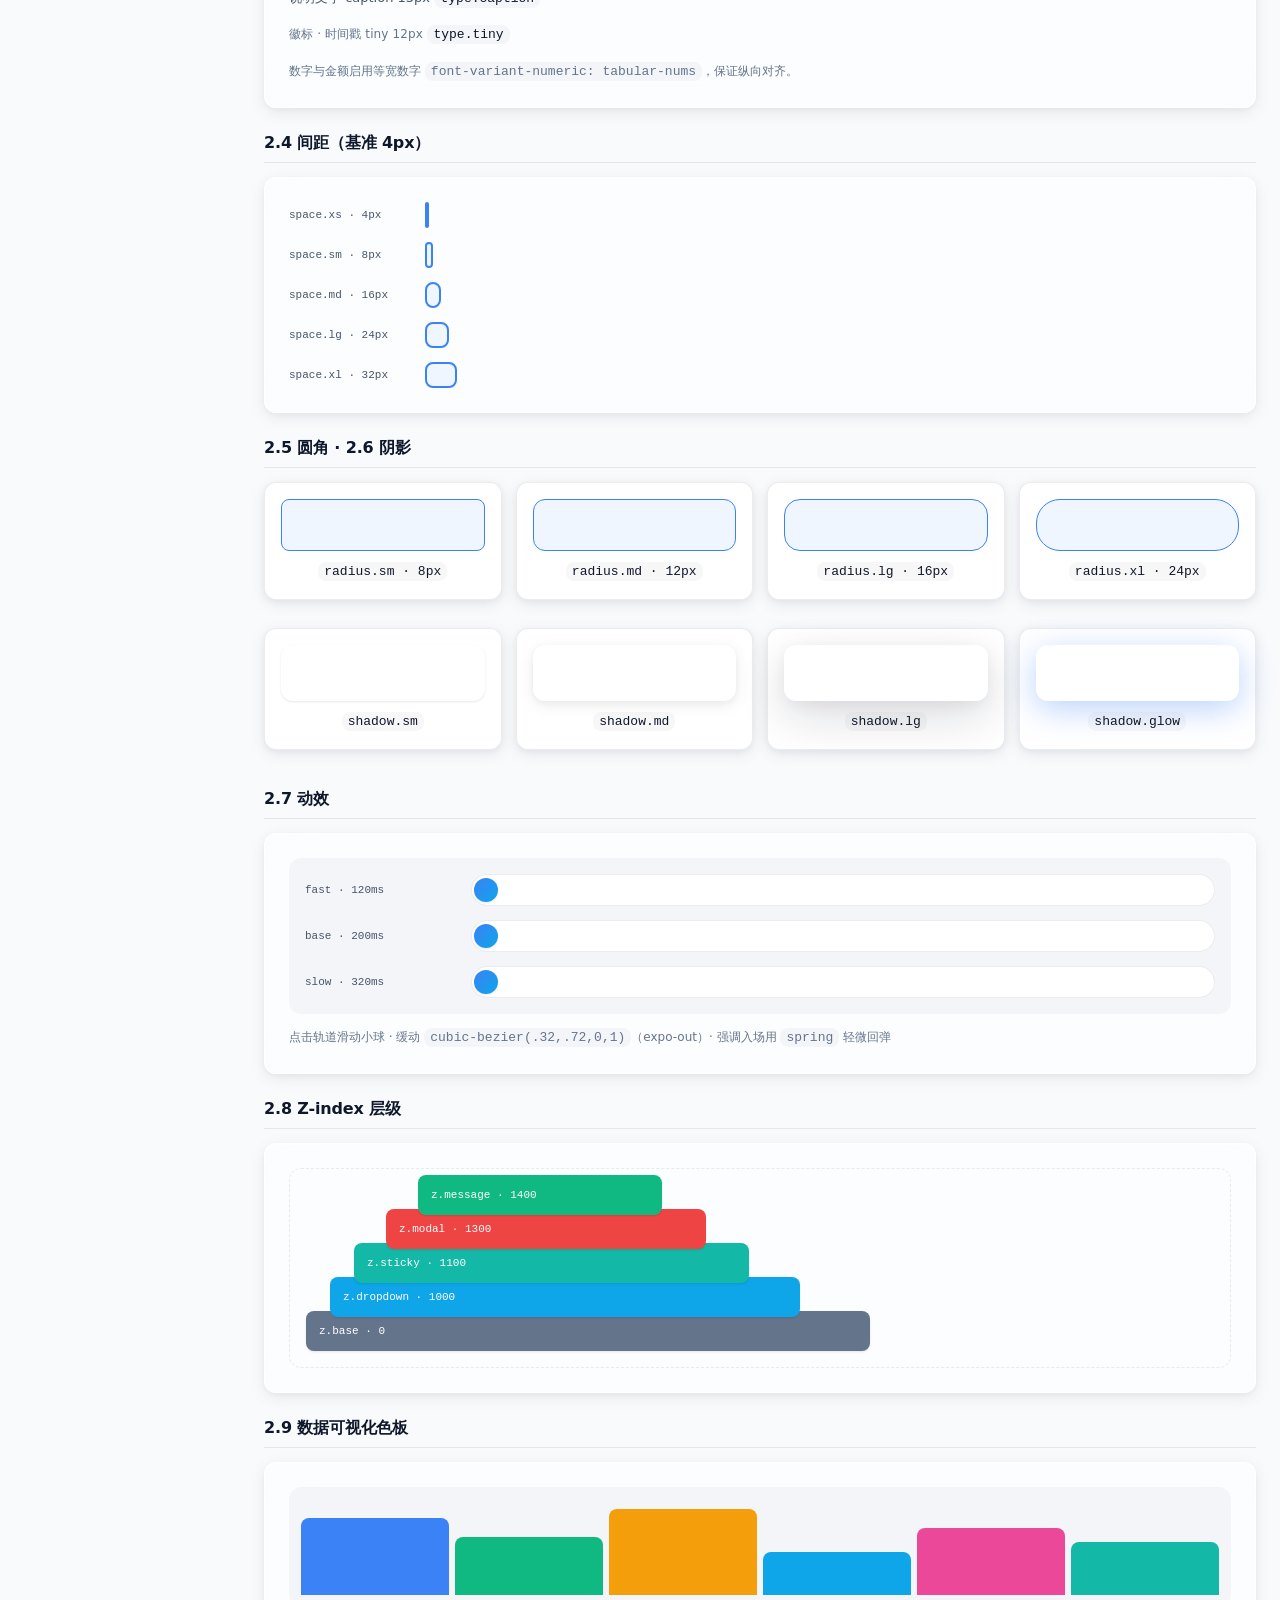
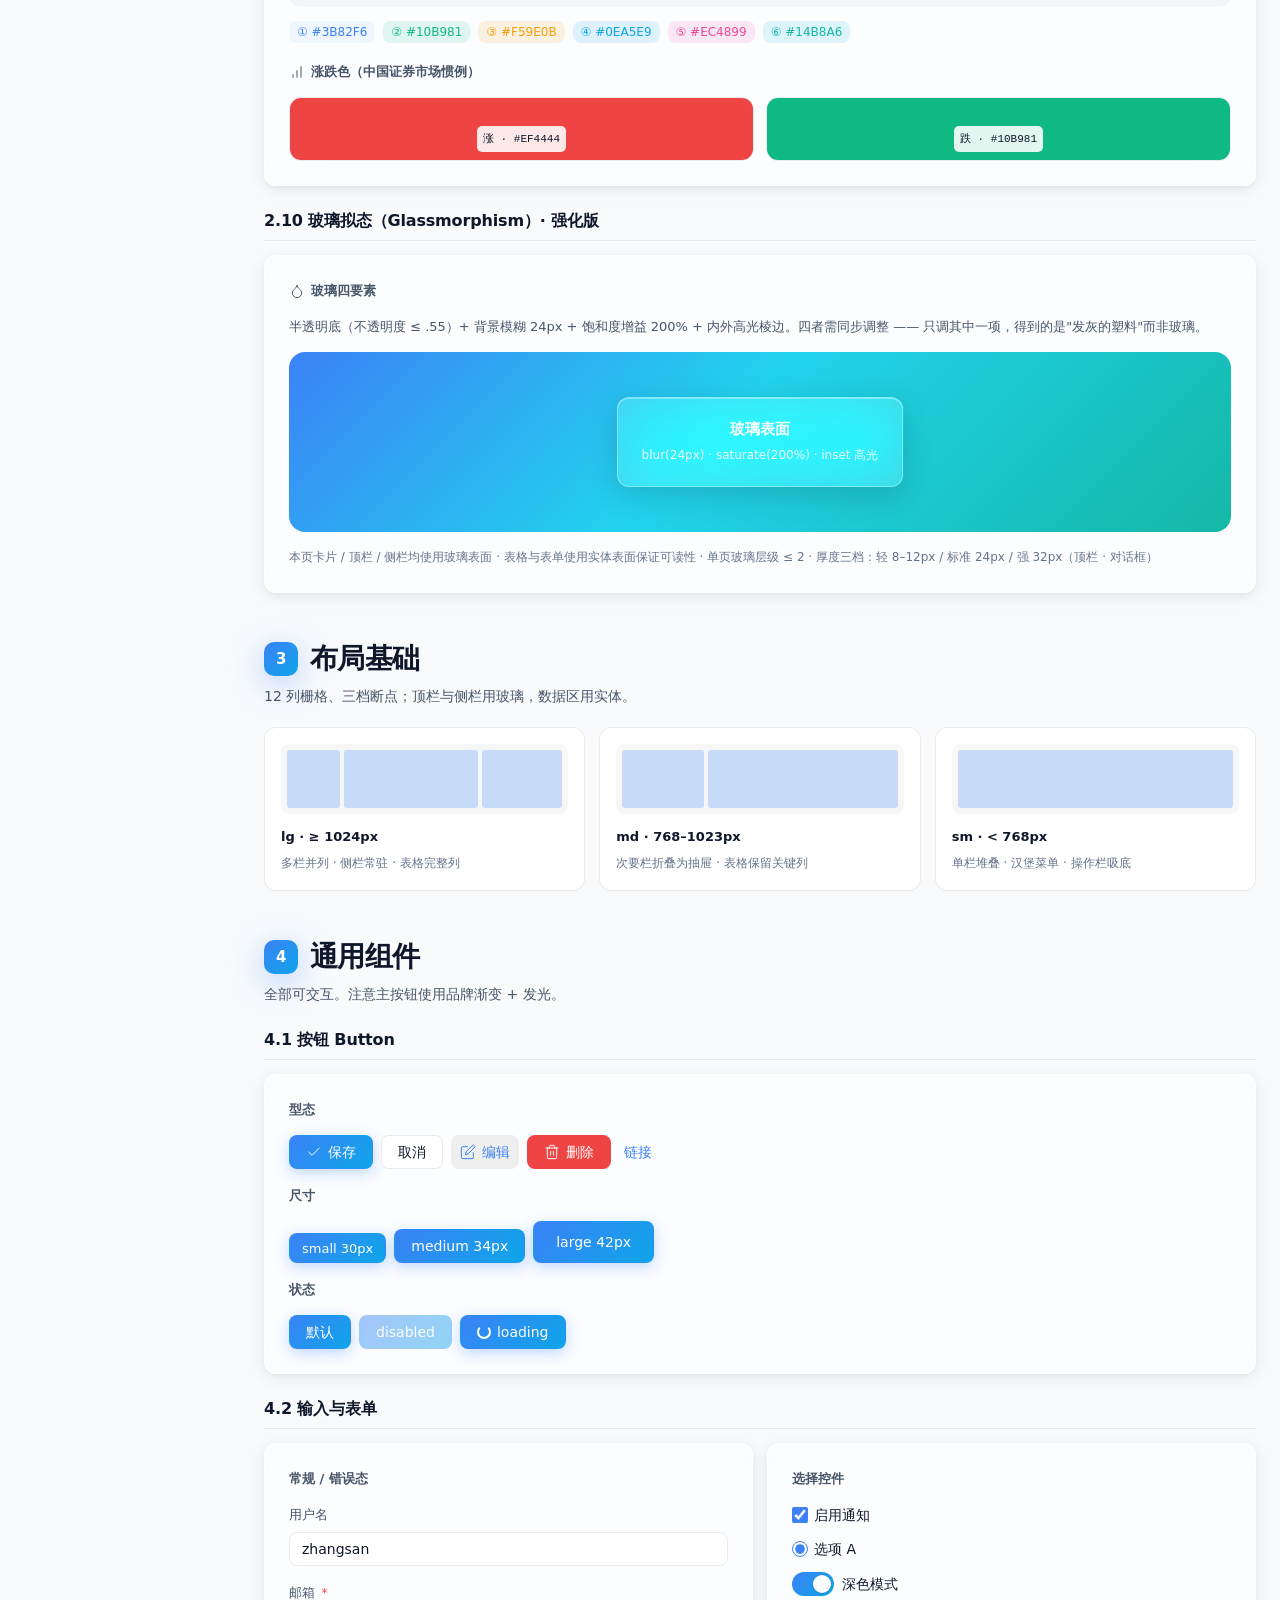
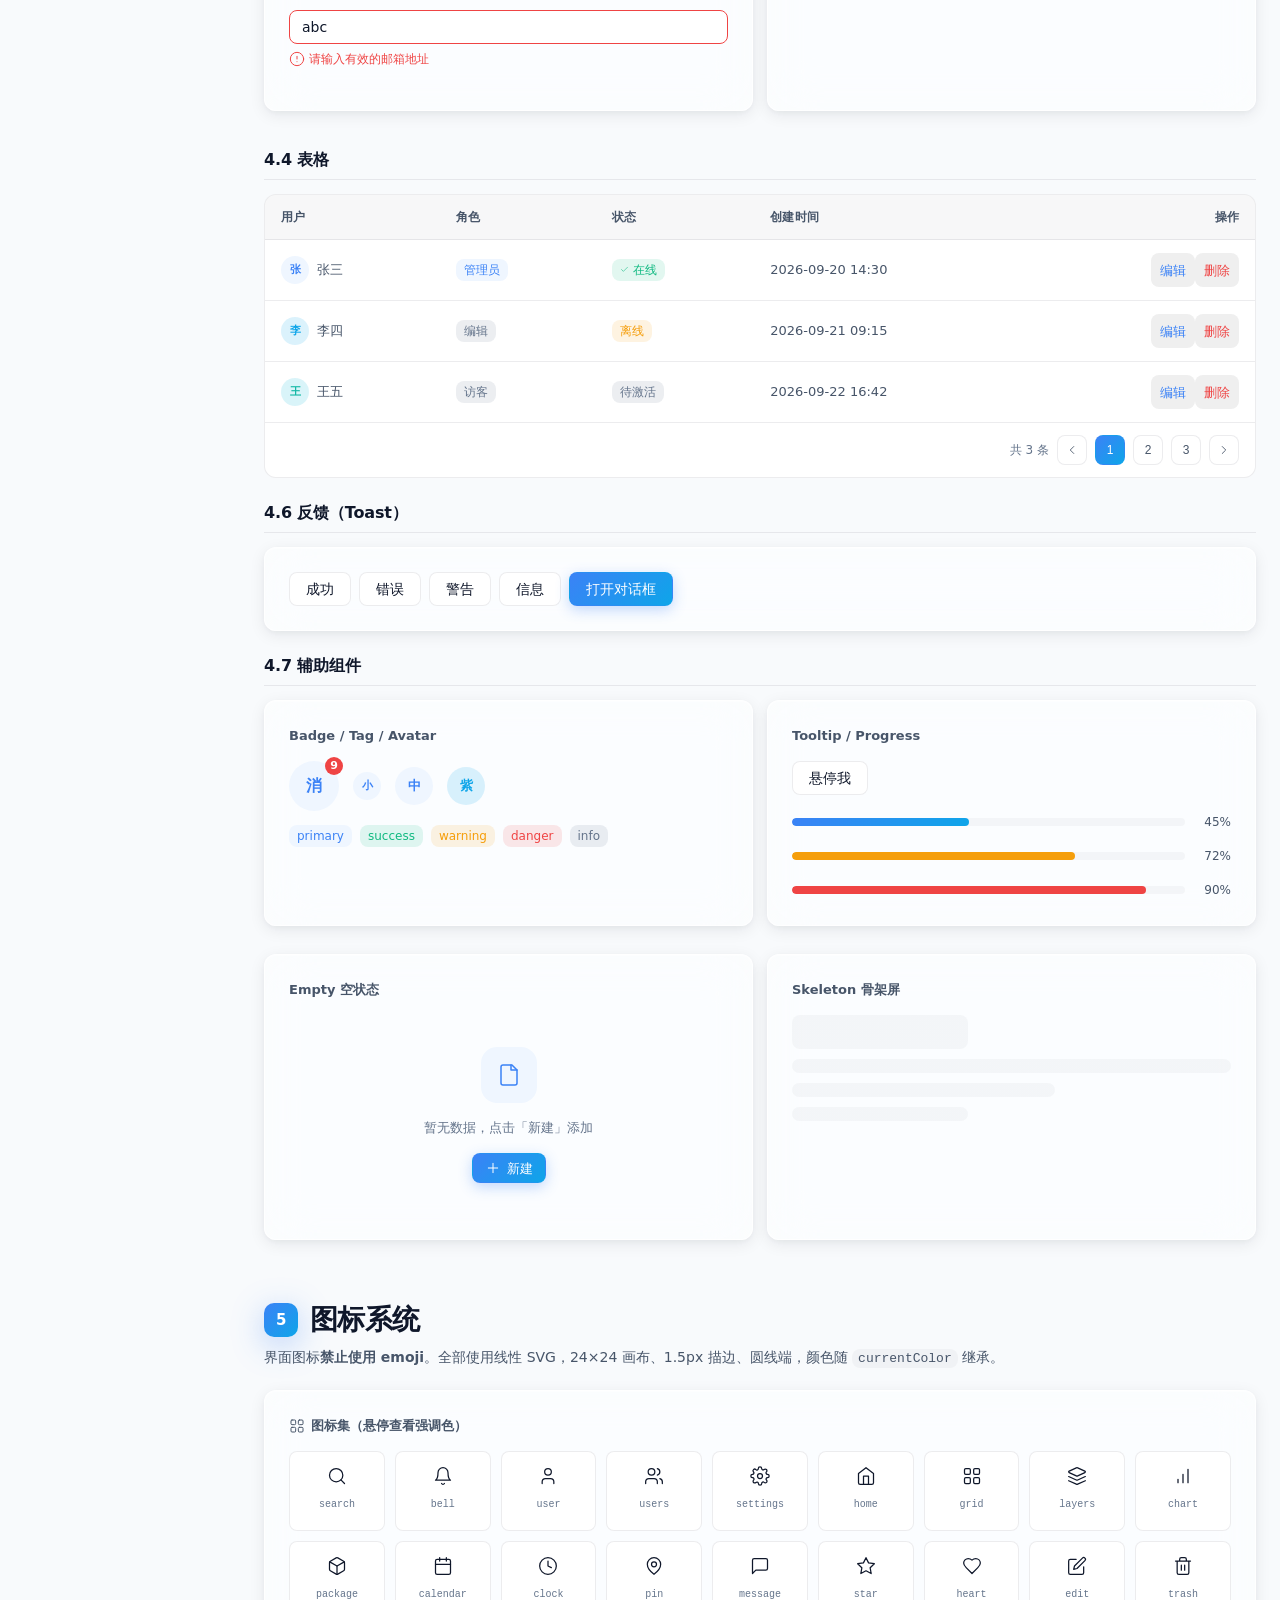
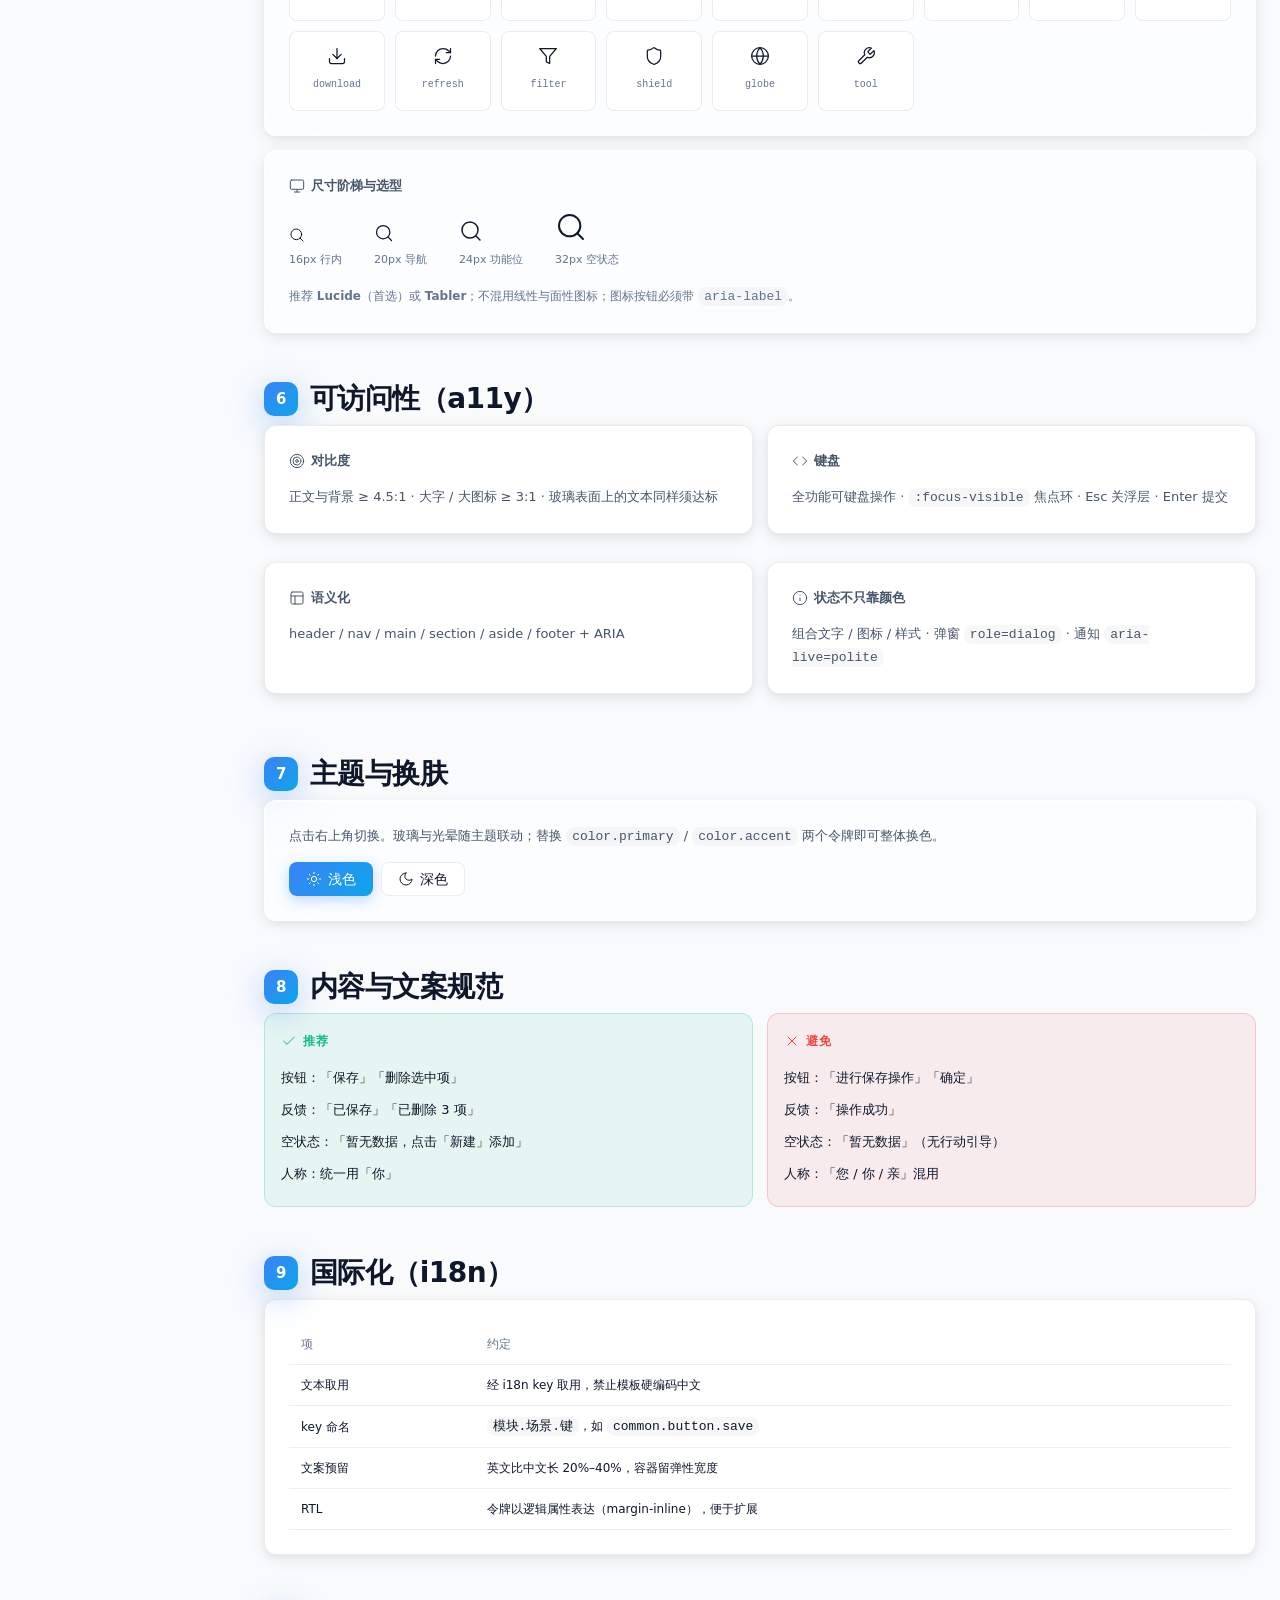
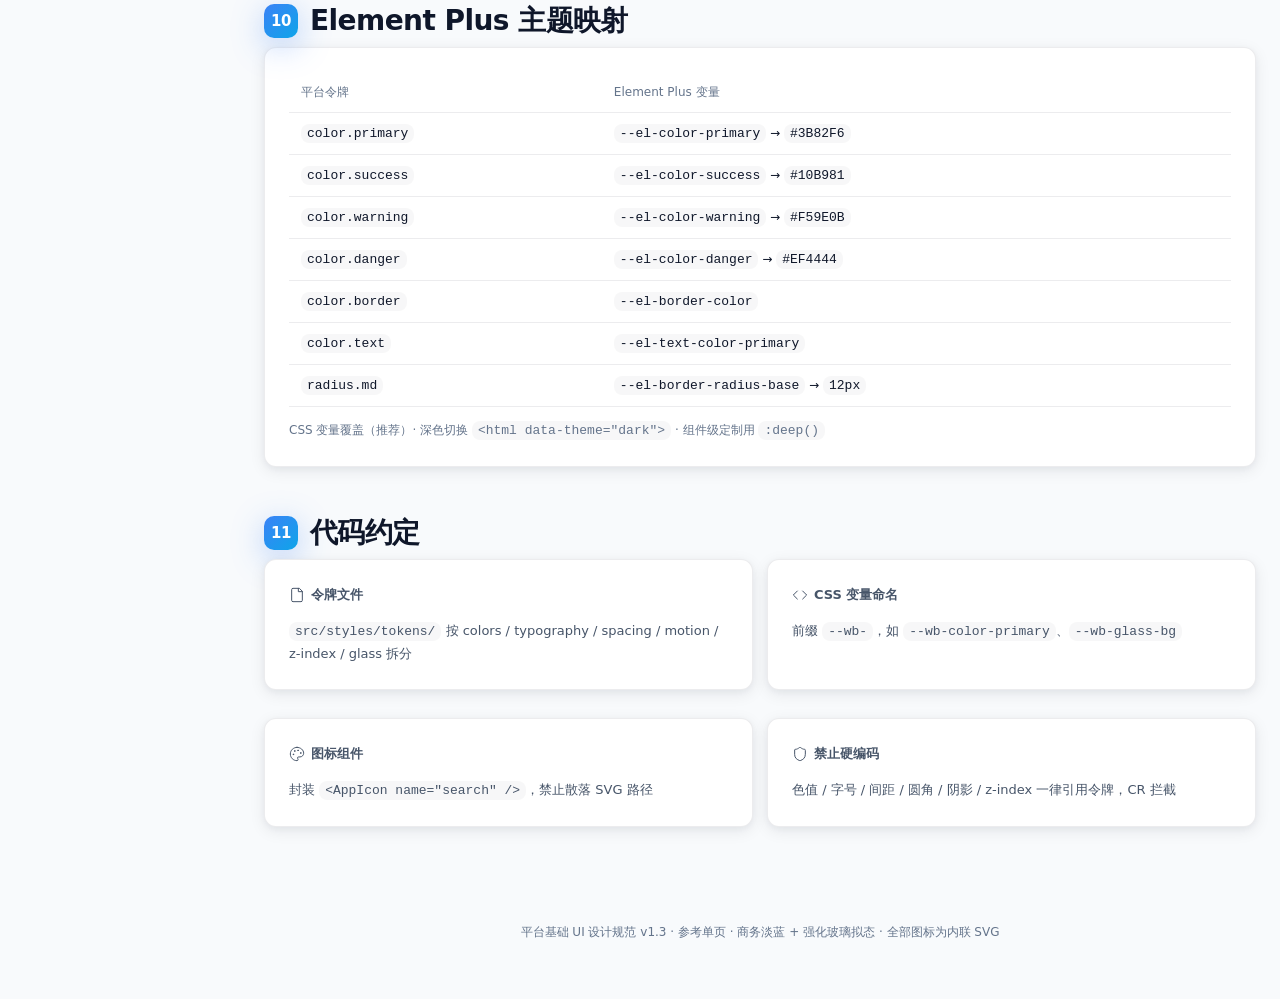
<file: doc/UI设计规范及单页案例/index.html>
<!DOCTYPE html>
<html lang="zh-CN" data-theme="light">
<head>
<meta charset="UTF-8">
<meta name="viewport" content="width=device-width, initial-scale=1.0">
<title>平台基础 UI 设计规范 · 参考单页 v1.3</title>
<style>
/* ============================================================
 * 令牌层 v1.3 —— 商务淡蓝 + 强化玻璃拟态
 * ============================================================ */
:root,[data-theme="light"]{
  --wb-color-primary:#3B82F6;--wb-color-primary-hover:#2563EB;--wb-color-primary-active:#1D4ED8;--wb-color-primary-bg:#EFF6FF;
  --wb-color-accent:#0EA5E9;
  --wb-color-success:#10B981;--wb-color-warning:#F59E0B;--wb-color-danger:#EF4444;--wb-color-info:#64748B;
  --wb-color-bg:#F8FAFC;--wb-color-surface:#FFFFFF;
  --wb-glass-bg:rgba(255,255,255,.52);--wb-glass-border:rgba(255,255,255,.78);--wb-glass-blur-strong:32px;--wb-glass-saturate:200%;--wb-glass-highlight:rgba(255,255,255,.45);--wb-glass-blur:24px;
  --wb-color-border:rgba(15,23,42,.08);--wb-color-border-hover:rgba(15,23,42,.16);
  --wb-color-text:#0F172A;--wb-color-text-2:#475569;--wb-color-text-3:#64748B;--wb-color-text-disabled:#94A3B8;
  --wb-color-striping:rgba(15,23,42,.03);
  --wb-chart-1:#3B82F6;--wb-chart-2:#10B981;--wb-chart-3:#F59E0B;--wb-chart-4:#0EA5E9;--wb-chart-5:#EC4899;--wb-chart-6:#14B8A6;
  --wb-chart-up:#EF4444;--wb-chart-down:#10B981;
  --wb-font-family:system-ui,-apple-system,"Segoe UI",Roboto,"PingFang SC","Microsoft YaHei",sans-serif;
  --wb-font-mono:ui-monospace,SFMono-Regular,Menlo,Consolas,"Liberation Mono",monospace;
  --wb-radius-sm:8px;--wb-radius-md:12px;--wb-radius-lg:16px;--wb-radius-xl:24px;--wb-radius-full:999px;
  --wb-shadow-sm:0 1px 2px rgba(15,23,42,.04),0 1px 3px rgba(15,23,42,.06);
  --wb-shadow-md:0 4px 16px rgba(15,23,42,.08),0 2px 6px rgba(15,23,42,.04);
  --wb-shadow-lg:0 16px 48px rgba(15,23,42,.14),0 4px 16px rgba(15,23,42,.06);
  --wb-shadow-glow:0 8px 32px rgba(59,130,246,.35);
  --wb-z-dropdown:1000;--wb-z-sticky:1100;--wb-z-drawer:1200;--wb-z-modal:1300;--wb-z-message:1400;
  --wb-motion-fast:120ms;--wb-motion-base:200ms;--wb-motion-slow:320ms;
  --wb-motion-ease:cubic-bezier(.32,.72,0,1);--wb-motion-spring:cubic-bezier(.34,1.56,.64,1);
  --wb-gradient:linear-gradient(135deg,#3B82F6 0%,#0EA5E9 100%);
}
[data-theme="dark"]{
  --wb-color-primary:#60A5FA;--wb-color-primary-hover:#93C5FD;--wb-color-primary-active:#3B82F6;--wb-color-primary-bg:rgba(59,130,246,.18);
  --wb-color-accent:#38BDF8;
  --wb-color-success:#34D399;--wb-color-warning:#FBBF24;--wb-color-danger:#F87171;--wb-color-info:#94A3B8;
  --wb-color-bg:#0B1120;--wb-color-surface:#111827;
  --wb-glass-bg:rgba(30,41,59,.42);--wb-glass-border:rgba(255,255,255,.15);--wb-glass-blur-strong:32px;--wb-glass-saturate:200%;--wb-glass-highlight:rgba(255,255,255,.10);--wb-glass-blur:24px;
  --wb-color-border:rgba(255,255,255,.10);--wb-color-border-hover:rgba(255,255,255,.20);
  --wb-color-text:#F1F5F9;--wb-color-text-2:#CBD5E1;--wb-color-text-3:#94A3B8;--wb-color-text-disabled:#64748B;
  --wb-color-striping:rgba(255,255,255,.04);
  --wb-chart-1:#60A5FA;--wb-chart-2:#34D399;--wb-chart-3:#FBBF24;--wb-chart-4:#38BDF8;--wb-chart-5:#F472B6;--wb-chart-6:#2DD4BF;
  --wb-chart-up:#F87171;--wb-chart-down:#34D399;
  --wb-shadow-sm:0 1px 2px rgba(0,0,0,.3),0 1px 3px rgba(0,0,0,.4);
  --wb-shadow-md:0 4px 16px rgba(0,0,0,.4),0 2px 6px rgba(0,0,0,.3);
  --wb-shadow-lg:0 16px 48px rgba(0,0,0,.55),0 4px 16px rgba(0,0,0,.4);
  --wb-shadow-glow:0 8px 32px rgba(96,165,250,.4);
  --wb-gradient:linear-gradient(135deg,#60A5FA 0%,#38BDF8 100%);
}

/* ============================================================
 * 基础
 * ============================================================ */
*{margin:0;padding:0;box-sizing:border-box}
html{scroll-behavior:smooth;scroll-padding-top:80px}
body{
  font-family:var(--wb-font-family);font-size:14px;line-height:22px;color:var(--wb-color-text);
  -webkit-font-smoothing:antialiased;
  background:
    radial-gradient(circle at 0% 0%,rgba(59,130,246,.16),transparent 42%),
    radial-gradient(circle at 100% 0%,rgba(14,165,233,.16),transparent 42%),
    radial-gradient(circle at 50% 100%,rgba(125,211,252,.12),transparent 55%),
    var(--wb-color-bg);
  background-attachment:fixed;
  transition:background var(--wb-motion-slow) var(--wb-motion-ease),color var(--wb-motion-slow) var(--wb-motion-ease);
}
[data-theme="dark"] body{
  background:
    radial-gradient(circle at 0% 0%,rgba(59,130,246,.27),transparent 45%),
    radial-gradient(circle at 100% 0%,rgba(14,165,233,.26),transparent 45%),
    radial-gradient(circle at 50% 100%,rgba(125,211,252,.16),transparent 55%),
    var(--wb-color-bg);
  background-attachment:fixed;
}
a{color:var(--wb-color-primary);text-decoration:none}
a:hover{color:var(--wb-color-primary-hover)}
code{font-family:var(--wb-font-mono);font-size:13px;background:var(--wb-color-striping);padding:2px 6px;border-radius:var(--wb-radius-sm)}
:focus-visible{outline:2px solid var(--wb-color-primary);outline-offset:2px;border-radius:4px}
@media(prefers-reduced-motion:reduce){*{animation-duration:.01ms!important;transition-duration:.01ms!important}}

/* 图标基础 —— 线性 · 24×24 · 1.5px 描边 */
.icon{width:16px;height:16px;flex-shrink:0;fill:none;stroke:currentColor;stroke-width:1.5;stroke-linecap:round;stroke-linejoin:round;display:block}
.icon--20{width:20px;height:20px}
.icon--24{width:24px;height:24px}

/* ============================================================
 * 顶栏（玻璃）
 * ============================================================ */
.topbar{
  position:sticky;top:0;z-index:var(--wb-z-sticky);
  display:flex;align-items:center;justify-content:space-between;height:60px;padding:0 24px;
  background:var(--wb-glass-bg);
  backdrop-filter:blur(var(--wb-glass-blur-strong)) saturate(var(--wb-glass-saturate));-webkit-backdrop-filter:blur(var(--wb-glass-blur-strong)) saturate(var(--wb-glass-saturate));
  border-bottom:1px solid var(--wb-color-border);
}
.topbar__brand{display:flex;align-items:center;gap:10px}
.topbar__mark{width:30px;height:30px;border-radius:9px;background:var(--wb-gradient);display:flex;align-items:center;justify-content:center;color:#fff;box-shadow:var(--wb-shadow-glow)}
.topbar__title{font-size:16px;font-weight:600;letter-spacing:-.01em}
.topbar__title small{font-weight:400;color:var(--wb-color-text-3);margin-left:8px;font-size:12px}
.theme-toggle{
  display:inline-flex;align-items:center;gap:6px;height:34px;padding:0 14px;cursor:pointer;
  border-radius:var(--wb-radius-full);border:1px solid var(--wb-color-border);
  background:var(--wb-glass-bg);color:var(--wb-color-text-2);font-size:13px;font-family:inherit;
  transition:all var(--wb-motion-base) var(--wb-motion-ease);
}
.theme-toggle:hover{border-color:var(--wb-color-border-hover);color:var(--wb-color-text)}

/* ============================================================
 * 布局
 * ============================================================ */
.layout{display:grid;grid-template-columns:216px 1fr;gap:24px;max-width:1360px;margin:0 auto;padding:24px}
.sidebar{position:sticky;top:84px;align-self:start;max-height:calc(100vh - 96px);overflow-y:auto;padding-right:8px}
.sidebar nav{display:flex;flex-direction:column;gap:2px}
.sidebar a{display:block;padding:7px 12px;border-radius:var(--wb-radius-sm);color:var(--wb-color-text-2);font-size:13px;border-left:2px solid transparent;transition:all var(--wb-motion-fast) var(--wb-motion-ease)}
.sidebar a:hover{background:var(--wb-color-striping);color:var(--wb-color-text)}
.sidebar a.active{color:var(--wb-color-primary);border-left-color:var(--wb-color-primary);background:var(--wb-color-primary-bg);font-weight:600}
.sidebar a.sub{padding-left:24px;font-size:12px}
.content{min-width:0}

/* ============================================================
 * 章节
 * ============================================================ */
.section{margin-bottom:48px;scroll-margin-top:84px}
.section>h2{font-size:28px;line-height:36px;font-weight:600;letter-spacing:-.02em;margin-bottom:8px;display:flex;align-items:center;gap:12px}
.section>h2 .num{
  width:34px;height:34px;flex-shrink:0;display:flex;align-items:center;justify-content:center;
  border-radius:10px;background:var(--wb-gradient);color:#fff;font-size:15px;box-shadow:var(--wb-shadow-glow);
}
.section>p.lead{color:var(--wb-color-text-2);margin-bottom:20px}
.section h3{font-size:16px;font-weight:600;letter-spacing:-.01em;margin:24px 0 14px;padding-bottom:8px;border-bottom:1px solid var(--wb-color-border)}
.card{padding:24px;border-radius:var(--wb-radius-md);margin-bottom:14px;
  background:var(--wb-glass-bg);backdrop-filter:blur(var(--wb-glass-blur)) saturate(var(--wb-glass-saturate));-webkit-backdrop-filter:blur(var(--wb-glass-blur)) saturate(var(--wb-glass-saturate));
  border:1px solid var(--wb-glass-border);box-shadow:inset 0 1px 0 var(--wb-glass-highlight),var(--wb-shadow-md)}
.card--solid{background:var(--wb-color-surface);backdrop-filter:none;-webkit-backdrop-filter:none;border-color:var(--wb-color-border);box-shadow:var(--wb-shadow-md)}
.card>h4{font-size:13px;font-weight:600;margin-bottom:14px;color:var(--wb-color-text-2);display:flex;align-items:center;gap:6px}
@supports not (backdrop-filter:blur(1px)){.card{background:var(--wb-color-surface)}}
.grid{display:grid;gap:14px}
.grid-2{grid-template-columns:repeat(2,1fr)}
.grid-4{grid-template-columns:repeat(4,1fr)}
.grid-auto{grid-template-columns:repeat(auto-fill,minmax(190px,1fr))}

/* 色卡 */
.swatch{border-radius:var(--wb-radius-md);overflow:hidden;border:1px solid var(--wb-color-border);background:var(--wb-color-surface)}
.swatch__color{height:62px;display:flex;align-items:flex-end;padding:8px}
.swatch__color .hex{font-family:var(--wb-font-mono);font-size:11px;background:rgba(255,255,255,.88);color:#0F172A;padding:2px 6px;border-radius:5px;backdrop-filter:blur(4px)}
.swatch__meta{padding:8px 12px 12px;font-size:11px;color:var(--wb-color-text-3)}
.swatch__meta strong{display:block;color:var(--wb-color-text);font-size:12px;font-family:var(--wb-font-mono);margin-bottom:2px}

/* 按钮 */
.btn{display:inline-flex;align-items:center;justify-content:center;gap:6px;font-family:inherit;font-size:14px;font-weight:500;line-height:1;
  border-radius:var(--wb-radius-sm);border:1px solid transparent;cursor:pointer;white-space:nowrap;
  transition:all var(--wb-motion-base) var(--wb-motion-ease)}
.btn--md{height:34px;padding:0 16px}
.btn--sm{height:30px;padding:0 12px;font-size:13px}
.btn--lg{height:42px;padding:0 22px}
.btn--primary{background:var(--wb-gradient);color:#fff;box-shadow:0 4px 14px rgba(59,130,246,.30)}
.btn--primary:hover{box-shadow:0 6px 22px rgba(59,130,246,.45);transform:translateY(-1px)}
.btn--primary:active{transform:translateY(0);box-shadow:0 2px 8px rgba(59,130,246,.3)}
.btn--default{background:var(--wb-color-surface);border-color:var(--wb-color-border);color:var(--wb-color-text)}
.btn--default:hover{border-color:var(--wb-color-border-hover);background:var(--wb-color-striping)}
.btn--text{color:var(--wb-color-primary);padding:0 8px;height:34px}
.btn--text:hover{background:var(--wb-color-primary-bg)}
.btn--danger{background:var(--wb-color-danger);color:#fff}
.btn--link{color:var(--wb-color-primary);height:34px;padding:0 4px}
.btn--link:hover{text-decoration:underline}
.btn:disabled{opacity:.45;cursor:not-allowed;transform:none!important;box-shadow:none!important}
.btn-group{display:flex;gap:8px;flex-wrap:wrap;align-items:center}
.btn .spinner{width:14px;height:14px;border:2px solid currentColor;border-top-color:transparent;border-radius:50%;animation:spin .6s linear infinite}
@keyframes spin{to{transform:rotate(360deg)}}

/* 表单 */
.field{margin-bottom:16px}
.field>label{display:block;font-size:13px;color:var(--wb-color-text-2);margin-bottom:6px}
.field>label .req{color:var(--wb-color-danger);margin-left:2px}
.input{width:100%;height:34px;padding:0 12px;font-family:inherit;font-size:14px;color:var(--wb-color-text);
  background:var(--wb-color-surface);border:1px solid var(--wb-color-border);border-radius:var(--wb-radius-sm);
  transition:all var(--wb-motion-fast) var(--wb-motion-ease)}
.input:hover{border-color:var(--wb-color-border-hover)}
.input:focus{outline:none;border-color:var(--wb-color-primary);box-shadow:0 0 0 3px rgba(59,130,246,.20)}
.input.is-error{border-color:var(--wb-color-danger)}
.input.is-error:focus{box-shadow:0 0 0 3px rgba(239,68,68,.18)}
.input::placeholder{color:var(--wb-color-text-disabled)}
.field__error{font-size:12px;color:var(--wb-color-danger);margin-top:4px;display:flex;align-items:center;gap:4px}
.switch{position:relative;display:inline-block;width:42px;height:24px}
.switch input{display:none}
.switch__track{position:absolute;inset:0;background:var(--wb-color-border-hover);border-radius:var(--wb-radius-full);cursor:pointer;transition:background var(--wb-motion-base) var(--wb-motion-ease)}
.switch__track::after{content:"";position:absolute;top:3px;left:3px;width:18px;height:18px;background:#fff;border-radius:50%;transition:transform var(--wb-motion-base) var(--wb-motion-spring);box-shadow:var(--wb-shadow-sm)}
.switch input:checked+.switch__track{background:var(--wb-gradient)}
.switch input:checked+.switch__track::after{transform:translateX(18px)}
.check{display:inline-flex;align-items:center;gap:6px;cursor:pointer;font-size:14px}
.check input{width:16px;height:16px;accent-color:var(--wb-color-primary)}

/* 表格 */
.table-wrap{border:1px solid var(--wb-color-border);border-radius:var(--wb-radius-md);overflow:hidden;background:var(--wb-color-surface)}
table.tbl{width:100%;border-collapse:collapse;font-size:13px}
table.tbl thead th{background:var(--wb-color-striping);font-weight:600;text-align:left;padding:11px 16px;border-bottom:1px solid var(--wb-color-border);white-space:nowrap;font-size:12px;letter-spacing:.02em;color:var(--wb-color-text-2)}
table.tbl tbody td{padding:13px 16px;border-bottom:1px solid var(--wb-color-border);color:var(--wb-color-text-2)}
table.tbl tbody tr:last-child td{border-bottom:none}
table.tbl tbody tr:hover{background:var(--wb-color-striping)}
table.tbl .col-actions{text-align:right}
.pagination{display:flex;align-items:center;justify-content:flex-end;gap:8px;padding:12px 16px;border-top:1px solid var(--wb-color-border);font-size:12px;color:var(--wb-color-text-3)}
.page-btn{min-width:30px;height:30px;border:1px solid var(--wb-color-border);background:var(--wb-color-surface);border-radius:var(--wb-radius-sm);cursor:pointer;font-size:12px;color:var(--wb-color-text-2);transition:all var(--wb-motion-fast) var(--wb-motion-ease);display:inline-flex;align-items:center;justify-content:center}
.page-btn:hover{border-color:var(--wb-color-primary);color:var(--wb-color-primary)}
.page-btn.active{background:var(--wb-gradient);color:#fff;border-color:transparent}

/* Badge / Tag / Avatar */
.badge{display:inline-flex;align-items:center;min-width:18px;height:18px;padding:0 5px;font-size:11px;font-weight:600;color:#fff;background:var(--wb-color-danger);border-radius:var(--wb-radius-full);justify-content:center}
.tag{display:inline-flex;align-items:center;gap:4px;padding:2px 8px;font-size:12px;border-radius:var(--wb-radius-sm);line-height:18px}
.tag--primary{color:var(--wb-color-primary);background:var(--wb-color-primary-bg)}
.tag--success{color:var(--wb-color-success);background:rgba(16,185,129,.12)}
.tag--warning{color:var(--wb-color-warning);background:rgba(245,158,11,.12)}
.tag--danger{color:var(--wb-color-danger);background:rgba(239,68,68,.12)}
.tag--info{color:var(--wb-color-info);background:rgba(100,116,139,.12)}
.avatar{display:inline-flex;align-items:center;justify-content:center;width:38px;height:38px;border-radius:50%;background:var(--wb-color-primary-bg);color:var(--wb-color-primary);font-weight:600;font-size:13px;overflow:hidden}
.avatar--lg{width:50px;height:50px;font-size:16px}
.avatar--sm{width:28px;height:28px;font-size:11px}

/* Tooltip / Empty / Skeleton / Progress */
.tip{position:relative;display:inline-block}
.tip__pop{position:absolute;bottom:calc(100% + 8px);left:50%;transform:translateX(-50%);background:var(--wb-color-text);color:var(--wb-color-surface);padding:6px 10px;border-radius:var(--wb-radius-sm);font-size:12px;white-space:nowrap;opacity:0;pointer-events:none;transition:opacity var(--wb-motion-fast);z-index:var(--wb-z-dropdown)}
.tip:hover .tip__pop{opacity:1}
.empty{text-align:center;padding:32px 24px;color:var(--wb-color-text-3)}
.empty__icon{width:56px;height:56px;margin:0 auto 14px;border-radius:var(--wb-radius-lg);background:var(--wb-color-primary-bg);display:flex;align-items:center;justify-content:center;color:var(--wb-color-primary)}
.empty__text{font-size:13px;margin-bottom:14px}
.skel{display:flex;flex-direction:column;gap:10px}
.skel__line{height:14px;border-radius:var(--wb-radius-sm);background:linear-gradient(90deg,var(--wb-color-striping) 25%,var(--wb-color-border) 37%,var(--wb-color-striping) 63%);background-size:400% 100%;animation:shimmer 1.4s infinite}
.skel__line--w60{width:60%}.skel__line--w40{width:40%}
@keyframes shimmer{0%{background-position:100% 0}100%{background-position:-100% 0}}
.progress{display:flex;align-items:center;gap:10px}
.progress__bar{flex:1;height:8px;background:var(--wb-color-striping);border-radius:var(--wb-radius-full);overflow:hidden}
.progress__fill{height:100%;border-radius:var(--wb-radius-full);background:var(--wb-gradient);transition:width var(--wb-motion-slow) var(--wb-motion-ease)}
.progress__val{font-size:12px;color:var(--wb-color-text-2);min-width:36px;text-align:right;font-variant-numeric:tabular-nums}

/* 对话框 */
.overlay{position:fixed;inset:0;background:rgba(15,23,42,.45);backdrop-filter:blur(4px);-webkit-backdrop-filter:blur(4px);display:none;align-items:center;justify-content:center;z-index:var(--wb-z-modal);animation:fadeIn var(--wb-motion-slow) var(--wb-motion-ease)}
[data-theme="dark"] .overlay{background:rgba(0,0,0,.6)}
.overlay.is-open{display:flex}
@keyframes fadeIn{from{opacity:0}to{opacity:1}}
.dialog{width:min(440px,90vw);border-radius:var(--wb-radius-lg);overflow:hidden;animation:pop var(--wb-motion-slow) var(--wb-motion-spring);
  background:var(--wb-glass-bg);backdrop-filter:blur(var(--wb-glass-blur-strong)) saturate(var(--wb-glass-saturate));-webkit-backdrop-filter:blur(var(--wb-glass-blur-strong)) saturate(var(--wb-glass-saturate));
  border:1px solid var(--wb-glass-border);box-shadow:var(--wb-shadow-lg)}
@keyframes pop{from{transform:scale(.94);opacity:0}to{transform:scale(1);opacity:1}}
.dialog__head{padding:22px 24px 14px;font-size:16px;font-weight:600;display:flex;align-items:center;gap:10px}
.dialog__body{padding:0 24px 22px;color:var(--wb-color-text-2);font-size:13px}
.dialog__foot{display:flex;justify-content:flex-end;gap:8px;padding:0 24px 22px}

/* Toast */
.toast-stack{position:fixed;top:16px;right:16px;z-index:var(--wb-z-message);display:flex;flex-direction:column;gap:8px}
.toast{display:flex;align-items:center;gap:10px;min-width:260px;padding:11px 16px;border-radius:var(--wb-radius-md);font-size:13px;animation:slideIn var(--wb-motion-slow) var(--wb-motion-ease);
  background:var(--wb-color-surface);border:1px solid var(--wb-color-border);box-shadow:var(--wb-shadow-lg)}
@keyframes slideIn{from{transform:translateX(120%);opacity:0}to{transform:translateX(0);opacity:1}}
.toast__icon{width:22px;height:22px;border-radius:50%;display:flex;align-items:center;justify-content:center;color:#fff;flex-shrink:0}
.toast--success .toast__icon{background:var(--wb-color-success)}
.toast--error .toast__icon{background:var(--wb-color-danger)}
.toast--warning .toast__icon{background:var(--wb-color-warning)}
.toast--info .toast__icon{background:var(--wb-color-info)}

/* 图标展示 */
.icon-grid{display:grid;grid-template-columns:repeat(auto-fill,minmax(88px,1fr));gap:10px}
.icon-cell{display:flex;flex-direction:column;align-items:center;gap:8px;padding:14px 6px;border-radius:var(--wb-radius-sm);border:1px solid var(--wb-color-border);background:var(--wb-color-surface);transition:all var(--wb-motion-base) var(--wb-motion-ease)}
.icon-cell:hover{border-color:var(--wb-color-primary);color:var(--wb-color-primary);transform:translateY(-2px);box-shadow:var(--wb-shadow-sm)}
.icon-cell span{font-size:10px;color:var(--wb-color-text-3);font-family:var(--wb-font-mono)}

/* 玻璃演示 */
.glass-demo{position:relative;height:180px;border-radius:var(--wb-radius-lg);overflow:hidden;display:flex;align-items:center;justify-content:center;background:linear-gradient(135deg,#3B82F6,#22D3EE 45%,#14B8A6)}
.glass-demo__panel{padding:20px 24px;border-radius:var(--wb-radius-md);color:#fff;text-align:center;
  background:rgba(255,255,255,.18);backdrop-filter:blur(var(--wb-glass-blur)) saturate(var(--wb-glass-saturate));-webkit-backdrop-filter:blur(var(--wb-glass-blur)) saturate(var(--wb-glass-saturate));
  border:1px solid rgba(255,255,255,.35);box-shadow:inset 0 1px 0 rgba(255,255,255,.35),0 8px 32px rgba(0,0,0,.16)}
.glass-demo__panel h5{font-size:15px;font-weight:600;margin-bottom:4px}
.glass-demo__panel p{font-size:12px;opacity:.9}

/* 间距 / 阴影 / 动效 / Z-index / 图表 */
.space-demo{display:flex;flex-direction:column;gap:14px}
.space-row{display:flex;align-items:center;gap:16px}
.space-bar{background:var(--wb-color-primary-bg);border:2px solid var(--wb-color-primary);border-radius:var(--wb-radius-sm);height:26px}
.space-label{font-family:var(--wb-font-mono);font-size:11px;min-width:120px;color:var(--wb-color-text-2)}
.zdemo{position:relative;height:200px;border:1px dashed var(--wb-color-border);border-radius:var(--wb-radius-md);overflow:hidden}
.zdemo__layer{position:absolute;padding:9px 13px;border-radius:var(--wb-radius-sm);font-family:var(--wb-font-mono);font-size:11px;color:#fff;box-shadow:var(--wb-shadow-sm)}
.motion-box{display:flex;flex-direction:column;gap:14px;padding:16px;background:var(--wb-color-striping);border-radius:var(--wb-radius-md)}
.motion-row{display:flex;align-items:center;gap:16px}
.motion-track{position:relative;flex:1;height:32px;background:var(--wb-color-surface);border:1px solid var(--wb-color-border);border-radius:var(--wb-radius-full)}
.motion-dot{position:absolute;top:50%;left:2px;width:24px;height:24px;margin-top:-12px;border-radius:50%;cursor:pointer;background:var(--wb-gradient);box-shadow:var(--wb-shadow-sm)}
.motion-label{font-family:var(--wb-font-mono);font-size:11px;min-width:150px;color:var(--wb-color-text-2)}
.chart-bars{display:flex;align-items:flex-end;gap:6px;height:120px;padding:12px;background:var(--wb-color-striping);border-radius:var(--wb-radius-md)}
.chart-bars .bar{flex:1;border-radius:var(--wb-radius-sm) var(--wb-radius-sm) 0 0;transition:height var(--wb-motion-slow) var(--wb-motion-ease)}
.bp-cards{display:grid;grid-template-columns:repeat(3,1fr);gap:14px}
.bp-card{padding:16px;border-radius:var(--wb-radius-md);border:1px solid var(--wb-color-border);background:var(--wb-color-surface)}
.bp-card .preview{height:70px;background:var(--wb-color-striping);border-radius:var(--wb-radius-sm);margin-bottom:12px;display:flex;gap:4px;padding:6px}
.bp-card .preview .col{background:var(--wb-color-primary);opacity:.25;border-radius:3px}
.bp-card h5{font-size:13px;margin-bottom:4px}
.bp-card p{font-size:12px;color:var(--wb-color-text-3)}
.values{display:grid;grid-template-columns:repeat(auto-fill,minmax(180px,1fr));gap:14px}
.value-card{padding:20px;border-radius:var(--wb-radius-md);text-align:center;
  background:var(--wb-glass-bg);backdrop-filter:blur(var(--wb-glass-blur)) saturate(var(--wb-glass-saturate));-webkit-backdrop-filter:blur(var(--wb-glass-blur)) saturate(var(--wb-glass-saturate));
  border:1px solid var(--wb-glass-border);box-shadow:inset 0 1px 0 var(--wb-glass-highlight),var(--wb-shadow-md)}
.value-card .ic{width:44px;height:44px;margin:0 auto 12px;border-radius:var(--wb-radius-md);background:var(--wb-gradient);color:#fff;display:flex;align-items:center;justify-content:center;box-shadow:var(--wb-shadow-glow)}
.value-card h4{font-size:15px;font-weight:600;margin-bottom:4px}
.value-card p{font-size:12px;color:var(--wb-color-text-3)}
.meta-tbl{width:100%;border-collapse:collapse;font-size:12px}
.meta-tbl th,.meta-tbl td{padding:9px 12px;text-align:left;border-bottom:1px solid var(--wb-color-border)}
.meta-tbl th{color:var(--wb-color-text-3);font-weight:400}
.meta-tbl td{color:var(--wb-color-text)}
.compare{display:grid;grid-template-columns:1fr 1fr;gap:14px}
.compare__col{border-radius:var(--wb-radius-md);padding:16px}
.compare__col h5{font-size:12px;letter-spacing:.05em;margin-bottom:10px;display:flex;align-items:center;gap:6px}
.compare__good{background:rgba(16,185,129,.08);border:1px solid rgba(16,185,129,.22)}
.compare__good h5{color:var(--wb-color-success)}
.compare__bad{background:rgba(239,68,68,.08);border:1px solid rgba(239,68,68,.22)}
.compare__bad h5{color:var(--wb-color-danger)}
.compare__item{padding:5px 0;font-size:13px}

@media(max-width:1023px){
  .layout{grid-template-columns:1fr}
  .sidebar{display:none}
  .grid-4{grid-template-columns:repeat(2,1fr)}
  .bp-cards{grid-template-columns:1fr}
  .compare{grid-template-columns:1fr}
}
@media(max-width:640px){
  .grid-2,.grid-4,.grid-auto{grid-template-columns:1fr}
  .layout{padding:16px}
  .topbar{padding:0 16px}
  .section>h2{font-size:20px}
}
</style>
</head>
<body>

<!-- ============================================================
     SVG 图标精灵（线性 · 24×24 · 1.5px 描边）
     ============================================================ -->
<svg width="0" height="0" style="position:absolute" aria-hidden="true">
  <symbol id="i-target" viewBox="0 0 24 24"><circle cx="12" cy="12" r="10"/><circle cx="12" cy="12" r="6"/><circle cx="12" cy="12" r="2"/></symbol>
  <symbol id="i-zap" viewBox="0 0 24 24"><path d="M13 2 3 14h9l-1 8 10-12h-9l1-8z"/></symbol>
  <symbol id="i-shield" viewBox="0 0 24 24"><path d="M20 13c0 5-3.5 7.5-7.66 8.95a1 1 0 0 1-.67-.01C7.5 20.5 4 18 4 13V6a1 1 0 0 1 1-1c2 0 4.5-1.2 6.24-2.72a1.17 1.17 0 0 1 1.52 0C14.51 3.81 17 5 19 5a1 1 0 0 1 1 1z"/></symbol>
  <symbol id="i-link" viewBox="0 0 24 24"><path d="M10 13a5 5 0 0 0 7.54.54l3-3a5 5 0 0 0-7.07-7.07l-1.72 1.71"/><path d="M14 11a5 5 0 0 0-7.54-.54l-3 3a5 5 0 0 0 7.07 7.07l1.71-1.71"/></symbol>
  <symbol id="i-heart" viewBox="0 0 24 24"><path d="M19 14c1.49-1.46 3-3.21 3-5.5A5.5 5.5 0 0 0 16.5 3c-1.76 0-3 .5-4.5 2-1.5-1.5-2.74-2-4.5-2A5.5 5.5 0 0 0 2 8.5c0 2.3 1.5 4.05 3 5.5l7 7 7-7Z"/></symbol>
  <symbol id="i-search" viewBox="0 0 24 24"><circle cx="11" cy="11" r="8"/><path d="m21 21-4.3-4.3"/></symbol>
  <symbol id="i-bell" viewBox="0 0 24 24"><path d="M6 8a6 6 0 0 1 12 0c0 7 3 9 3 9H3s3-2 3-9"/><path d="M10.3 21a1.94 1.94 0 0 0 3.4 0"/></symbol>
  <symbol id="i-help" viewBox="0 0 24 24"><circle cx="12" cy="12" r="10"/><path d="M9.09 9a3 3 0 0 1 5.83 1c0 2-3 3-3 3"/><path d="M12 17h.01"/></symbol>
  <symbol id="i-user" viewBox="0 0 24 24"><path d="M19 21v-2a4 4 0 0 0-4-4H9a4 4 0 0 0-4 4v2"/><circle cx="12" cy="7" r="4"/></symbol>
  <symbol id="i-users" viewBox="0 0 24 24"><path d="M16 21v-2a4 4 0 0 0-4-4H6a4 4 0 0 0-4 4v2"/><circle cx="9" cy="7" r="4"/><path d="M22 21v-2a4 4 0 0 0-3-3.87"/><path d="M16 3.13a4 4 0 0 1 0 7.75"/></symbol>
  <symbol id="i-settings" viewBox="0 0 24 24"><circle cx="12" cy="12" r="3"/><path d="M19.4 15a1.65 1.65 0 0 0 .33 1.82l.06.06a2 2 0 1 1-2.83 2.83l-.06-.06a1.65 1.65 0 0 0-1.82-.33 1.65 1.65 0 0 0-1 1.51V21a2 2 0 0 1-4 0v-.09A1.65 1.65 0 0 0 9 19.4a1.65 1.65 0 0 0-1.82.33l-.06.06a2 2 0 1 1-2.83-2.83l.06-.06a1.65 1.65 0 0 0 .33-1.82 1.65 1.65 0 0 0-1.51-1H3a2 2 0 0 1 0-4h.09A1.65 1.65 0 0 0 4.6 9a1.65 1.65 0 0 0-.33-1.82l-.06-.06a2 2 0 1 1 2.83-2.83l.06.06a1.65 1.65 0 0 0 1.82.33H9a1.65 1.65 0 0 0 1-1.51V3a2 2 0 0 1 4 0v.09a1.65 1.65 0 0 0 1 1.51 1.65 1.65 0 0 0 1.82-.33l.06-.06a2 2 0 1 1 2.83 2.83l-.06.06a1.65 1.65 0 0 0-.33 1.82V9a1.65 1.65 0 0 0 1.51 1H21a2 2 0 0 1 0 4h-.09a1.65 1.65 0 0 0-1.51 1z"/></symbol>
  <symbol id="i-sun" viewBox="0 0 24 24"><circle cx="12" cy="12" r="4"/><path d="M12 2v2M12 20v2M4.93 4.93l1.41 1.41M17.66 17.66l1.41 1.41M2 12h2M20 12h2M6.34 17.66l-1.41 1.41M19.07 4.93l-1.41 1.41"/></symbol>
  <symbol id="i-moon" viewBox="0 0 24 24"><path d="M12 3a6 6 0 0 0 9 9 9 9 0 1 1-9-9Z"/></symbol>
  <symbol id="i-check" viewBox="0 0 24 24"><path d="M20 6 9 17l-5-5"/></symbol>
  <symbol id="i-x" viewBox="0 0 24 24"><path d="M18 6 6 18M6 6l12 12"/></symbol>
  <symbol id="i-plus" viewBox="0 0 24 24"><path d="M12 5v14M5 12h14"/></symbol>
  <symbol id="i-edit" viewBox="0 0 24 24"><path d="M11 4H4a2 2 0 0 0-2 2v14a2 2 0 0 0 2 2h14a2 2 0 0 0 2-2v-7"/><path d="M18.5 2.5a2.12 2.12 0 0 1 3 3L12 15l-4 1 1-4Z"/></symbol>
  <symbol id="i-trash" viewBox="0 0 24 24"><path d="M3 6h18M19 6v14a2 2 0 0 1-2 2H7a2 2 0 0 1-2-2V6m3 0V4a2 2 0 0 1 2-2h4a2 2 0 0 1 2 2v2"/><path d="M10 11v6M14 11v6"/></symbol>
  <symbol id="i-alert" viewBox="0 0 24 24"><circle cx="12" cy="12" r="10"/><path d="M12 8v4M12 16h.01"/></symbol>
  <symbol id="i-info" viewBox="0 0 24 24"><circle cx="12" cy="12" r="10"/><path d="M12 16v-4M12 8h.01"/></symbol>
  <symbol id="i-grid" viewBox="0 0 24 24"><rect x="3" y="3" width="7" height="7" rx="1.5"/><rect x="14" y="3" width="7" height="7" rx="1.5"/><rect x="14" y="14" width="7" height="7" rx="1.5"/><rect x="3" y="14" width="7" height="7" rx="1.5"/></symbol>
  <symbol id="i-layers" viewBox="0 0 24 24"><path d="m12.83 2.18a2 2 0 0 0-1.66 0L2.6 6.08a1 1 0 0 0 0 1.83l8.58 3.91a2 2 0 0 0 1.66 0l8.58-3.9a1 1 0 0 0 0-1.83Z"/><path d="m22 17.65-9.17 4.16a2 2 0 0 1-1.66 0L2 17.65"/><path d="m22 12.65-9.17 4.16a2 2 0 0 1-1.66 0L2 12.65"/></symbol>
  <symbol id="i-type" viewBox="0 0 24 24"><path d="M4 7V4h16v3M9 20h6M12 4v16"/></symbol>
  <symbol id="i-package" viewBox="0 0 24 24"><path d="M21 8a2 2 0 0 0-1-1.73l-7-4a2 2 0 0 0-2 0l-7 4A2 2 0 0 0 3 8v8a2 2 0 0 0 1 1.73l7 4a2 2 0 0 0 2 0l7-4A2 2 0 0 0 21 16Z"/><path d="m3.3 7 8.7 5 8.7-5"/><path d="M12 22V12"/></symbol>
  <symbol id="i-chart" viewBox="0 0 24 24"><path d="M12 20V10M18 20V4M6 20v-4"/></symbol>
  <symbol id="i-download" viewBox="0 0 24 24"><path d="M21 15v4a2 2 0 0 1-2 2H5a2 2 0 0 1-2-2v-4"/><path d="m7 10 5 5 5-5"/><path d="M12 15V3"/></symbol>
  <symbol id="i-monitor" viewBox="0 0 24 24"><rect x="2" y="3" width="20" height="14" rx="2"/><path d="M8 21h8M12 17v4"/></symbol>
  <symbol id="i-layout" viewBox="0 0 24 24"><rect x="3" y="3" width="18" height="18" rx="2"/><path d="M3 9h18M9 21V9"/></symbol>
  <symbol id="i-globe" viewBox="0 0 24 24"><circle cx="12" cy="12" r="10"/><path d="M2 12h20"/><path d="M12 2a15.3 15.3 0 0 1 4 10 15.3 15.3 0 0 1-4 10 15.3 15.3 0 0 1-4-10 15.3 15.3 0 0 1 4-10z"/></symbol>
  <symbol id="i-code" viewBox="0 0 24 24"><path d="m16 18 6-6-6-6M8 6l-6 6 6 6"/></symbol>
  <symbol id="i-droplet" viewBox="0 0 24 24"><path d="M12 22a7 7 0 0 0 7-7c0-2-1-3.9-3-5.5s-3.5-4-4-6.5c-.5 2.5-2 4.9-4 6.5C6 11.1 5 13 5 15a7 7 0 0 0 7 7z"/></symbol>
  <symbol id="i-palette" viewBox="0 0 24 24"><circle cx="13.5" cy="6.5" r=".5"/><circle cx="17.5" cy="10.5" r=".5"/><circle cx="8.5" cy="7.5" r=".5"/><circle cx="6.5" cy="12.5" r=".5"/><path d="M12 2C6.5 2 2 6.5 2 12s4.5 10 10 10c.926 0 1.648-.746 1.648-1.688 0-.437-.18-.835-.437-1.125-.29-.289-.438-.652-.438-1.125a1.64 1.64 0 0 1 1.668-1.668h1.996c3.051 0 5.555-2.503 5.555-5.554C21.965 6.012 17.461 2 12 2z"/></symbol>
  <symbol id="i-refresh" viewBox="0 0 24 24"><path d="M3 12a9 9 0 0 1 9-9 9.75 9.75 0 0 1 6.74 2.74L21 8"/><path d="M21 3v5h-5"/><path d="M21 12a9 9 0 0 1-9 9 9.75 9.75 0 0 1-6.74-2.74L3 16"/><path d="M8 16H3v5"/></symbol>
  <symbol id="i-file" viewBox="0 0 24 24"><path d="M15 2H6a2 2 0 0 0-2 2v16a2 2 0 0 0 2 2h12a2 2 0 0 0 2-2V7Z"/><path d="M14 2v5h6"/></symbol>
  <symbol id="i-clock" viewBox="0 0 24 24"><circle cx="12" cy="12" r="10"/><path d="M12 6v6l4 2"/></symbol>
  <symbol id="i-calendar" viewBox="0 0 24 24"><rect x="3" y="4" width="18" height="18" rx="2"/><path d="M16 2v4M8 2v4M3 10h18"/></symbol>
  <symbol id="i-pin" viewBox="0 0 24 24"><path d="M20 10c0 6-8 12-8 12s-8-6-8-12a8 8 0 0 1 16 0Z"/><circle cx="12" cy="10" r="3"/></symbol>
  <symbol id="i-message" viewBox="0 0 24 24"><path d="M21 15a2 2 0 0 1-2 2H7l-4 4V5a2 2 0 0 1 2-2h14a2 2 0 0 1 2 2z"/></symbol>
  <symbol id="i-star" viewBox="0 0 24 24"><path d="m12 2 3.09 6.26L22 9.27l-5 4.87 1.18 6.88L12 17.77l-6.18 3.25L7 14.14 2 9.27l6.91-1.01z"/></symbol>
  <symbol id="i-home" viewBox="0 0 24 24"><path d="m3 9 9-7 9 7v11a2 2 0 0 1-2 2H5a2 2 0 0 1-2-2z"/><path d="M9 22V12h6v10"/></symbol>
  <symbol id="i-chevron-right" viewBox="0 0 24 24"><path d="m9 18 6-6-6-6"/></symbol>
  <symbol id="i-chevron-left" viewBox="0 0 24 24"><path d="m15 18-6-6 6-6"/></symbol>
  <symbol id="i-filter" viewBox="0 0 24 24"><path d="M22 3H2l8 9.46V19l4 2v-8.54Z"/></symbol>
  <symbol id="i-tool" viewBox="0 0 24 24"><path d="M14.7 6.3a1 1 0 0 0 0 1.4l1.6 1.6a1 1 0 0 0 1.4 0l3.77-3.77a6 6 0 0 1-7.94 7.94l-6.91 6.91a2.12 2.12 0 0 1-3-3l6.91-6.91a6 6 0 0 1 7.94-7.94l-3.76 3.76z"/></symbol>
  <symbol id="i-box" viewBox="0 0 24 24"><path d="M21 8a2 2 0 0 0-1-1.73l-7-4a2 2 0 0 0-2 0l-7 4A2 2 0 0 0 3 8v8a2 2 0 0 0 1 1.73l7 4a2 2 0 0 0 2 0l7-4A2 2 0 0 0 21 16Z"/></symbol>
</svg>

<!-- 顶栏 -->
<header class="topbar">
  <div class="topbar__brand">
    <span class="topbar__mark"><svg class="icon" style="width:17px;height:17px"><use href="#i-layers"/></svg></span>
    <span class="topbar__title">平台基础 UI 设计规范 <small>v1.3 · 参考单页</small></span>
  </div>
  <button class="theme-toggle" id="themeToggle" aria-label="切换主题">
    <svg class="icon" id="themeIcon"><use href="#i-moon"/></svg><span id="themeText">深色</span>
  </button>
</header>

<div class="layout">
  <aside class="sidebar">
    <nav id="sideNav">
      <a href="#sec-goals">1. 设计目标</a>
      <a href="#sec-tokens">2. 设计令牌</a>
      <a href="#sec-color" class="sub">2.1 语义色板</a>
      <a href="#sec-neutral" class="sub">2.2 中性色与玻璃</a>
      <a href="#sec-type" class="sub">2.3 字体</a>
      <a href="#sec-space" class="sub">2.4 间距</a>
      <a href="#sec-radius" class="sub">2.5 圆角 · 2.6 阴影</a>
      <a href="#sec-motion" class="sub">2.7 动效</a>
      <a href="#sec-zindex" class="sub">2.8 Z-index</a>
      <a href="#sec-chart" class="sub">2.9 图表色板</a>
      <a href="#sec-glass" class="sub">2.10 玻璃拟态</a>
      <a href="#sec-layout">3. 布局基础</a>
      <a href="#sec-btn">4.1 按钮</a>
      <a href="#sec-form">4.2 表单</a>
      <a href="#sec-table">4.4 表格</a>
      <a href="#sec-feedback">4.6 反馈</a>
      <a href="#sec-aux">4.7 辅助组件</a>
      <a href="#sec-icons">5. 图标系统</a>
      <a href="#sec-a11y">6. 可访问性</a>
      <a href="#sec-theme">7. 主题与换肤</a>
      <a href="#sec-copy">8. 内容与文案</a>
      <a href="#sec-i18n">9. 国际化</a>
      <a href="#sec-el">10. Element Plus</a>
      <a href="#sec-code">11. 代码约定</a>
    </nav>
  </aside>

  <main class="content">

    <!-- 1 -->
    <section class="section" id="sec-goals">
      <h2><span class="num">1</span>设计目标与价值观</h2>
      <p class="lead">平台级通用、与具体业务无关的 UI 设计语言。五个关键词定义一切取舍。</p>
      <div class="values">
        <div class="value-card"><span class="ic"><svg class="icon icon--20"><use href="#i-target"/></svg></span><h4>清晰</h4><p>信息层级分明，主线一眼可读</p></div>
        <div class="value-card"><span class="ic"><svg class="icon icon--20"><use href="#i-zap"/></svg></span><h4>高效</h4><p>常用操作前置，减少点击层级</p></div>
        <div class="value-card"><span class="ic"><svg class="icon icon--20"><use href="#i-shield"/></svg></span><h4>克制</h4><p>留白充足，避免炫技性装饰</p></div>
        <div class="value-card"><span class="ic"><svg class="icon icon--20"><use href="#i-link"/></svg></span><h4>一致</h4><p>统一令牌与组件，跨页面一致</p></div>
        <div class="value-card"><span class="ic"><svg class="icon icon--20"><use href="#i-heart"/></svg></span><h4>包容</h4><p>键盘可用、对比度达标、尊重动效偏好</p></div>
      </div>
    </section>

    <!-- 2 -->
    <section class="section" id="sec-tokens">
      <h2><span class="num">2</span>设计令牌</h2>
      <p class="lead">样式一律基于令牌，禁止硬编码。以下色板随主题实时切换（含玻璃层）。</p>

      <h3 id="sec-color">2.1 语义色板 · 商务淡蓝</h3>
      <div class="grid grid-auto">
        <div class="swatch"><div class="swatch__color" style="background:#3B82F6"><span class="hex">#3B82F6</span></div><div class="swatch__meta"><strong>color.primary</strong>主操作 · 链接 · 选中</div></div>
        <div class="swatch"><div class="swatch__color" style="background:#2563EB"><span class="hex">#2563EB</span></div><div class="swatch__meta"><strong>primary.hover</strong>悬停</div></div>
        <div class="swatch"><div class="swatch__color" style="background:#1D4ED8"><span class="hex">#1D4ED8</span></div><div class="swatch__meta"><strong>primary.active</strong>按下</div></div>
        <div class="swatch"><div class="swatch__color" style="background:#EFF6FF"><span class="hex">#EFF6FF</span></div><div class="swatch__meta"><strong>primary.bg</strong>主色浅底</div></div>
        <div class="swatch"><div class="swatch__color" style="background:#0EA5E9"><span class="hex">#0EA5E9</span></div><div class="swatch__meta"><strong>color.accent</strong>辅色 · 渐变终点</div></div>
        <div class="swatch"><div class="swatch__color" style="background:#10B981"><span class="hex">#10B981</span></div><div class="swatch__meta"><strong>color.success</strong>成功 · 在线</div></div>
        <div class="swatch"><div class="swatch__color" style="background:#F59E0B"><span class="hex">#F59E0B</span></div><div class="swatch__meta"><strong>color.warning</strong>警告</div></div>
        <div class="swatch"><div class="swatch__color" style="background:#EF4444"><span class="hex">#EF4444</span></div><div class="swatch__meta"><strong>color.danger</strong>错误 · 危险</div></div>
      </div>
      <div class="card" style="margin-top:14px">
        <h4><svg class="icon"><use href="#i-palette"/></svg>品牌渐变 color.gradient</h4>
        <div style="height:56px;border-radius:var(--wb-radius-md);background:var(--wb-gradient);box-shadow:var(--wb-shadow-glow);display:flex;align-items:center;justify-content:center;color:#fff;font-family:var(--wb-font-mono);font-size:12px">linear-gradient(135deg, #3B82F6, #0EA5E9)</div>
      </div>

      <h3 id="sec-neutral">2.2 中性色 / 表面（含玻璃层）</h3>
      <div class="grid grid-auto">
        <div class="swatch"><div class="swatch__color" style="background:var(--wb-color-bg)"><span class="hex">#F8FAFC</span></div><div class="swatch__meta"><strong>color.bg</strong>页面背景</div></div>
        <div class="swatch"><div class="swatch__color" style="background:var(--wb-color-surface)"><span class="hex">#FFFFFF</span></div><div class="swatch__meta"><strong>color.surface</strong>实体表面（密集数据）</div></div>
        <div class="swatch"><div class="swatch__color" style="background:var(--wb-color-text)"><span class="hex">#0F172A</span></div><div class="swatch__meta"><strong>color.text</strong>主文本</div></div>
        <div class="swatch"><div class="swatch__color" style="background:var(--wb-color-text-2)"><span class="hex">#475569</span></div><div class="swatch__meta"><strong>color.text-2</strong>次文本</div></div>
        <div class="swatch"><div class="swatch__color" style="background:var(--wb-color-text-3)"><span class="hex">#64748B</span></div><div class="swatch__meta"><strong>color.text-3</strong>辅助文本</div></div>
        <div class="swatch"><div class="swatch__color" style="background:var(--wb-color-text-disabled)"><span class="hex">#94A3B8</span></div><div class="swatch__meta"><strong>text-disabled</strong>禁用</div></div>
      </div>

      <h3 id="sec-type">2.3 字体</h3>
      <div class="card">
        <h4><svg class="icon"><use href="#i-type"/></svg>字号阶梯（含字距）</h4>
        <div style="display:flex;flex-direction:column;gap:12px">
          <div><span style="font-size:28px;font-weight:600;line-height:36px;letter-spacing:-.02em">特大标题 display 28px</span> <code>type.display</code></div>
          <div><span style="font-size:20px;font-weight:600;line-height:28px;letter-spacing:-.014em">页面标题 title 20px</span> <code>type.title</code></div>
          <div><span style="font-size:16px;font-weight:600;line-height:24px;letter-spacing:-.01em">区块标题 subtitle 16px</span> <code>type.subtitle</code></div>
          <div><span style="font-size:14px;line-height:22px">正文 / 默认 body 14px — 这里是常规正文内容</span> <code>type.body</code></div>
          <div><span style="font-size:13px;line-height:20px;color:var(--wb-color-text-2)">说明文字 caption 13px</span> <code>type.caption</code></div>
          <div><span style="font-size:12px;line-height:18px;letter-spacing:.01em;color:var(--wb-color-text-3)">徽标 · 时间戳 tiny 12px</span> <code>type.tiny</code></div>
        </div>
        <p style="margin-top:14px;font-size:12px;color:var(--wb-color-text-3)">数字与金额启用等宽数字 <code>font-variant-numeric: tabular-nums</code>，保证纵向对齐。</p>
      </div>

      <h3 id="sec-space">2.4 间距（基准 4px）</h3>
      <div class="card">
        <div class="space-demo">
          <div class="space-row"><span class="space-label">space.xs · 4px</span><div class="space-bar" style="width:4px"></div></div>
          <div class="space-row"><span class="space-label">space.sm · 8px</span><div class="space-bar" style="width:8px"></div></div>
          <div class="space-row"><span class="space-label">space.md · 16px</span><div class="space-bar" style="width:16px"></div></div>
          <div class="space-row"><span class="space-label">space.lg · 24px</span><div class="space-bar" style="width:24px"></div></div>
          <div class="space-row"><span class="space-label">space.xl · 32px</span><div class="space-bar" style="width:32px"></div></div>
        </div>
      </div>

      <h3 id="sec-radius">2.5 圆角 · 2.6 阴影</h3>
      <div class="grid grid-4">
        <div class="card card--solid" style="text-align:center;padding:16px"><div style="height:52px;background:var(--wb-color-primary-bg);border:1px solid var(--wb-color-primary);border-radius:8px;margin-bottom:8px"></div><code>radius.sm · 8px</code></div>
        <div class="card card--solid" style="text-align:center;padding:16px"><div style="height:52px;background:var(--wb-color-primary-bg);border:1px solid var(--wb-color-primary);border-radius:12px;margin-bottom:8px"></div><code>radius.md · 12px</code></div>
        <div class="card card--solid" style="text-align:center;padding:16px"><div style="height:52px;background:var(--wb-color-primary-bg);border:1px solid var(--wb-color-primary);border-radius:16px;margin-bottom:8px"></div><code>radius.lg · 16px</code></div>
        <div class="card card--solid" style="text-align:center;padding:16px"><div style="height:52px;background:var(--wb-color-primary-bg);border:1px solid var(--wb-color-primary);border-radius:24px;margin-bottom:8px"></div><code>radius.xl · 24px</code></div>
      </div>
      <div class="grid grid-4" style="margin-top:14px">
        <div class="card card--solid" style="text-align:center;padding:16px"><div style="height:56px;background:var(--wb-color-surface);border-radius:12px;box-shadow:var(--wb-shadow-sm);margin-bottom:8px"></div><code>shadow.sm</code></div>
        <div class="card card--solid" style="text-align:center;padding:16px"><div style="height:56px;background:var(--wb-color-surface);border-radius:12px;box-shadow:var(--wb-shadow-md);margin-bottom:8px"></div><code>shadow.md</code></div>
        <div class="card card--solid" style="text-align:center;padding:16px"><div style="height:56px;background:var(--wb-color-surface);border-radius:12px;box-shadow:var(--wb-shadow-lg);margin-bottom:8px"></div><code>shadow.lg</code></div>
        <div class="card card--solid" style="text-align:center;padding:16px"><div style="height:56px;background:var(--wb-color-surface);border-radius:12px;box-shadow:var(--wb-shadow-glow);margin-bottom:8px"></div><code>shadow.glow</code></div>
      </div>

      <h3 id="sec-motion">2.7 动效</h3>
      <div class="card">
        <div class="motion-box">
          <div class="motion-row"><span class="motion-label">fast · 120ms</span><div class="motion-track"><div class="motion-dot" data-ms="120"></div></div></div>
          <div class="motion-row"><span class="motion-label">base · 200ms</span><div class="motion-track"><div class="motion-dot" data-ms="200"></div></div></div>
          <div class="motion-row"><span class="motion-label">slow · 320ms</span><div class="motion-track"><div class="motion-dot" data-ms="320"></div></div></div>
        </div>
        <p style="margin-top:12px;font-size:12px;color:var(--wb-color-text-3)">点击轨道滑动小球 · 缓动 <code>cubic-bezier(.32,.72,0,1)</code>（expo-out）· 强调入场用 <code>spring</code> 轻微回弹</p>
      </div>

      <h3 id="sec-zindex">2.8 Z-index 层级</h3>
      <div class="card">
        <div class="zdemo">
          <div class="zdemo__layer" style="left:16px;bottom:16px;width:60%;background:var(--wb-color-info);z-index:0">z.base · 0</div>
          <div class="zdemo__layer" style="left:40px;bottom:50px;width:50%;background:#0EA5E9;z-index:1000">z.dropdown · 1000</div>
          <div class="zdemo__layer" style="left:64px;bottom:84px;width:42%;background:#14B8A6;z-index:1100">z.sticky · 1100</div>
          <div class="zdemo__layer" style="left:96px;bottom:118px;width:34%;background:var(--wb-color-danger);z-index:1300">z.modal · 1300</div>
          <div class="zdemo__layer" style="left:128px;bottom:152px;width:26%;background:var(--wb-color-success);z-index:1400">z.message · 1400</div>
        </div>
      </div>

      <h3 id="sec-chart">2.9 数据可视化色板</h3>
      <div class="card">
        <div class="chart-bars">
          <div class="bar" style="background:var(--wb-chart-1);height:80%"></div>
          <div class="bar" style="background:var(--wb-chart-2);height:60%"></div>
          <div class="bar" style="background:var(--wb-chart-3);height:90%"></div>
          <div class="bar" style="background:var(--wb-chart-4);height:45%"></div>
          <div class="bar" style="background:var(--wb-chart-5);height:70%"></div>
          <div class="bar" style="background:var(--wb-chart-6);height:55%"></div>
        </div>
        <div style="display:flex;gap:8px;flex-wrap:wrap;margin-top:14px">
          <span class="tag tag--primary">① #3B82F6</span><span class="tag tag--success">② #10B981</span><span class="tag tag--warning">③ #F59E0B</span>
          <span class="tag" style="color:#0EA5E9;background:rgba(14,165,233,.12)">④ #0EA5E9</span>
          <span class="tag" style="color:#EC4899;background:rgba(236,72,153,.12)">⑤ #EC4899</span>
          <span class="tag" style="color:#14B8A6;background:rgba(6,182,212,.12)">⑥ #14B8A6</span>
        </div>
        <h4 style="margin-top:18px"><svg class="icon"><use href="#i-chart"/></svg>涨跌色（中国证券市场惯例）</h4>
        <div style="display:flex;gap:12px">
          <div class="swatch" style="flex:1"><div class="swatch__color" style="background:#EF4444;justify-content:center"><span class="hex">涨 · #EF4444</span></div></div>
          <div class="swatch" style="flex:1"><div class="swatch__color" style="background:#10B981;justify-content:center"><span class="hex">跌 · #10B981</span></div></div>
        </div>
      </div>

      <h3 id="sec-glass">2.10 玻璃拟态（Glassmorphism）· 强化版</h3>
      <div class="card">
        <h4><svg class="icon"><use href="#i-droplet"/></svg>玻璃四要素</h4>
        <p style="font-size:13px;color:var(--wb-color-text-2);margin-bottom:14px">半透明底（不透明度 ≤ .55）+ 背景模糊 24px + 饱和度增益 200% + 内外高光棱边。四者需同步调整 —— 只调其中一项，得到的是"发灰的塑料"而非玻璃。</p>
        <div class="glass-demo">
          <div class="glass-demo__panel">
            <h5>玻璃表面</h5>
            <p>blur(24px) · saturate(200%) · inset 高光</p>
          </div>
        </div>
        <p style="margin-top:14px;font-size:12px;color:var(--wb-color-text-3)">本页卡片 / 顶栏 / 侧栏均使用玻璃表面 · 表格与表单使用实体表面保证可读性 · 单页玻璃层级 ≤ 2 · 厚度三档：轻 8–12px / 标准 24px / 强 32px（顶栏 · 对话框）</p>
      </div>
    </section>

    <!-- 3 -->
    <section class="section" id="sec-layout">
      <h2><span class="num">3</span>布局基础</h2>
      <p class="lead">12 列栅格、三档断点；顶栏与侧栏用玻璃，数据区用实体。</p>
      <div class="bp-cards">
        <div class="bp-card"><div class="preview"><div class="col" style="flex:2"></div><div class="col" style="flex:5"></div><div class="col" style="flex:3"></div></div><h5>lg · ≥ 1024px</h5><p>多栏并列 · 侧栏常驻 · 表格完整列</p></div>
        <div class="bp-card"><div class="preview"><div class="col" style="flex:3"></div><div class="col" style="flex:7"></div></div><h5>md · 768–1023px</h5><p>次要栏折叠为抽屉 · 表格保留关键列</p></div>
        <div class="bp-card"><div class="preview"><div class="col" style="flex:1;width:100%"></div></div><h5>sm · &lt; 768px</h5><p>单栏堆叠 · 汉堡菜单 · 操作栏吸底</p></div>
      </div>
    </section>

    <!-- 4 -->
    <section class="section" id="sec-components">
      <h2><span class="num">4</span>通用组件</h2>
      <p class="lead">全部可交互。注意主按钮使用品牌渐变 + 发光。</p>

      <h3 id="sec-btn">4.1 按钮 Button</h3>
      <div class="card">
        <h4>型态</h4>
        <div class="btn-group" style="margin-bottom:16px">
          <button class="btn btn--primary btn--md"><svg class="icon"><use href="#i-check"/></svg>保存</button>
          <button class="btn btn--default btn--md">取消</button>
          <button class="btn btn--text btn--md"><svg class="icon"><use href="#i-edit"/></svg>编辑</button>
          <button class="btn btn--danger btn--md"><svg class="icon"><use href="#i-trash"/></svg>删除</button>
          <a class="btn btn--link btn--md">链接</a>
        </div>
        <h4>尺寸</h4>
        <div class="btn-group" style="margin-bottom:16px;align-items:flex-end">
          <button class="btn btn--primary btn--sm">small 30px</button>
          <button class="btn btn--primary btn--md">medium 34px</button>
          <button class="btn btn--primary btn--lg">large 42px</button>
        </div>
        <h4>状态</h4>
        <div class="btn-group">
          <button class="btn btn--primary btn--md">默认</button>
          <button class="btn btn--primary btn--md is-disabled" disabled>disabled</button>
          <button class="btn btn--primary btn--md" id="loadingBtn"><span class="spinner"></span>loading</button>
        </div>
      </div>

      <h3 id="sec-form">4.2 输入与表单</h3>
      <div class="grid grid-2">
        <div class="card">
          <h4>常规 / 错误态</h4>
          <div class="field"><label>用户名</label><input class="input" value="zhangsan"></div>
          <div class="field"><label>邮箱 <span class="req">*</span></label><input class="input is-error" value="abc"><div class="field__error"><svg class="icon"><use href="#i-alert"/></svg>请输入有效的邮箱地址</div></div>
        </div>
        <div class="card">
          <h4>选择控件</h4>
          <div style="display:flex;flex-direction:column;gap:12px">
            <label class="check"><input type="checkbox" checked> 启用通知</label>
            <label class="check"><input type="radio" name="rr" checked> 选项 A</label>
            <label class="check" style="gap:8px"><span class="switch"><input type="checkbox" checked><span class="switch__track"></span></span>深色模式</label>
          </div>
        </div>
      </div>

      <h3 id="sec-table">4.4 表格</h3>
      <div class="table-wrap">
        <table class="tbl">
          <thead><tr><th>用户</th><th>角色</th><th>状态</th><th>创建时间</th><th class="col-actions">操作</th></tr></thead>
          <tbody>
            <tr><td><span class="avatar avatar--sm" style="vertical-align:middle;margin-right:8px">张</span>张三</td><td><span class="tag tag--primary">管理员</span></td><td><span class="tag tag--success"><svg class="icon" style="width:9px;height:9px"><use href="#i-check"/></svg>在线</span></td><td>2026-09-20 14:30</td><td class="col-actions"><button class="btn btn--text btn--sm">编辑</button><button class="btn btn--text btn--sm" style="color:var(--wb-color-danger)">删除</button></td></tr>
            <tr><td><span class="avatar avatar--sm" style="vertical-align:middle;margin-right:8px;background:rgba(14,165,233,.15);color:#0EA5E9">李</span>李四</td><td><span class="tag tag--info">编辑</span></td><td><span class="tag tag--warning">离线</span></td><td>2026-09-21 09:15</td><td class="col-actions"><button class="btn btn--text btn--sm">编辑</button><button class="btn btn--text btn--sm" style="color:var(--wb-color-danger)">删除</button></td></tr>
            <tr><td><span class="avatar avatar--sm" style="vertical-align:middle;margin-right:8px;background:rgba(6,182,212,.15);color:#14B8A6">王</span>王五</td><td><span class="tag tag--info">访客</span></td><td><span class="tag tag--info">待激活</span></td><td>2026-09-22 16:42</td><td class="col-actions"><button class="btn btn--text btn--sm">编辑</button><button class="btn btn--text btn--sm" style="color:var(--wb-color-danger)">删除</button></td></tr>
          </tbody>
        </table>
        <div class="pagination">
          <span>共 3 条</span>
          <button class="page-btn"><svg class="icon" style="width:14px;height:14px"><use href="#i-chevron-left"/></svg></button>
          <button class="page-btn active">1</button><button class="page-btn">2</button><button class="page-btn">3</button>
          <button class="page-btn"><svg class="icon" style="width:14px;height:14px"><use href="#i-chevron-right"/></svg></button>
        </div>
      </div>

      <h3 id="sec-feedback">4.6 反馈（Toast）</h3>
      <div class="card">
        <div class="btn-group">
          <button class="btn btn--default btn--md" onclick="showToast('success')">成功</button>
          <button class="btn btn--default btn--md" onclick="showToast('error')">错误</button>
          <button class="btn btn--default btn--md" onclick="showToast('warning')">警告</button>
          <button class="btn btn--default btn--md" onclick="showToast('info')">信息</button>
          <button class="btn btn--primary btn--md" onclick="openDialog()">打开对话框</button>
        </div>
      </div>

      <h3 id="sec-aux">4.7 辅助组件</h3>
      <div class="grid grid-2">
        <div class="card">
          <h4>Badge / Tag / Avatar</h4>
          <div style="display:flex;gap:14px;align-items:center;margin-bottom:14px">
            <span style="position:relative;display:inline-flex"><span class="avatar avatar--lg">消</span><span class="badge" style="position:absolute;top:-4px;right:-4px">9</span></span>
            <span class="avatar avatar--sm">小</span><span class="avatar">中</span><span class="avatar" style="background:rgba(14,165,233,.15);color:#0EA5E9">紫</span>
          </div>
          <div style="display:flex;gap:8px;flex-wrap:wrap">
            <span class="tag tag--primary">primary</span><span class="tag tag--success">success</span><span class="tag tag--warning">warning</span><span class="tag tag--danger">danger</span><span class="tag tag--info">info</span>
          </div>
        </div>
        <div class="card">
          <h4>Tooltip / Progress</h4>
          <div style="display:flex;gap:20px;align-items:center;margin-bottom:16px">
            <span class="tip"><button class="btn btn--default btn--md">悬停我</button><span class="tip__pop">这是一个提示</span></span>
          </div>
          <div style="display:flex;flex-direction:column;gap:12px">
            <div class="progress"><div class="progress__bar"><div class="progress__fill" style="width:45%"></div></div><span class="progress__val">45%</span></div>
            <div class="progress"><div class="progress__bar"><div class="progress__fill" style="width:72%;background:var(--wb-color-warning)"></div></div><span class="progress__val">72%</span></div>
            <div class="progress"><div class="progress__bar"><div class="progress__fill" style="width:90%;background:var(--wb-color-danger)"></div></div><span class="progress__val">90%</span></div>
          </div>
        </div>
        <div class="card">
          <h4>Empty 空状态</h4>
          <div class="empty">
            <div class="empty__icon"><svg class="icon icon--24"><use href="#i-file"/></svg></div>
            <div class="empty__text">暂无数据，点击「新建」添加</div>
            <button class="btn btn--primary btn--sm"><svg class="icon"><use href="#i-plus"/></svg>新建</button>
          </div>
        </div>
        <div class="card">
          <h4>Skeleton 骨架屏</h4>
          <div class="skel">
            <div class="skel__line" style="height:34px;width:40%"></div>
            <div class="skel__line"></div>
            <div class="skel__line skel__line--w60"></div>
            <div class="skel__line skel__line--w40"></div>
          </div>
        </div>
      </div>
    </section>

    <!-- 5 -->
    <section class="section" id="sec-icons">
      <h2><span class="num">5</span>图标系统</h2>
      <p class="lead">界面图标<b>禁止使用 emoji</b>。全部使用线性 SVG，24×24 画布、1.5px 描边、圆线端，颜色随 <code>currentColor</code> 继承。</p>
      <div class="card">
        <h4><svg class="icon"><use href="#i-grid"/></svg>图标集（悬停查看强调色）</h4>
        <div class="icon-grid">
          <div class="icon-cell"><svg class="icon icon--20"><use href="#i-search"/></svg><span>search</span></div>
          <div class="icon-cell"><svg class="icon icon--20"><use href="#i-bell"/></svg><span>bell</span></div>
          <div class="icon-cell"><svg class="icon icon--20"><use href="#i-user"/></svg><span>user</span></div>
          <div class="icon-cell"><svg class="icon icon--20"><use href="#i-users"/></svg><span>users</span></div>
          <div class="icon-cell"><svg class="icon icon--20"><use href="#i-settings"/></svg><span>settings</span></div>
          <div class="icon-cell"><svg class="icon icon--20"><use href="#i-home"/></svg><span>home</span></div>
          <div class="icon-cell"><svg class="icon icon--20"><use href="#i-grid"/></svg><span>grid</span></div>
          <div class="icon-cell"><svg class="icon icon--20"><use href="#i-layers"/></svg><span>layers</span></div>
          <div class="icon-cell"><svg class="icon icon--20"><use href="#i-chart"/></svg><span>chart</span></div>
          <div class="icon-cell"><svg class="icon icon--20"><use href="#i-package"/></svg><span>package</span></div>
          <div class="icon-cell"><svg class="icon icon--20"><use href="#i-calendar"/></svg><span>calendar</span></div>
          <div class="icon-cell"><svg class="icon icon--20"><use href="#i-clock"/></svg><span>clock</span></div>
          <div class="icon-cell"><svg class="icon icon--20"><use href="#i-pin"/></svg><span>pin</span></div>
          <div class="icon-cell"><svg class="icon icon--20"><use href="#i-message"/></svg><span>message</span></div>
          <div class="icon-cell"><svg class="icon icon--20"><use href="#i-star"/></svg><span>star</span></div>
          <div class="icon-cell"><svg class="icon icon--20"><use href="#i-heart"/></svg><span>heart</span></div>
          <div class="icon-cell"><svg class="icon icon--20"><use href="#i-edit"/></svg><span>edit</span></div>
          <div class="icon-cell"><svg class="icon icon--20"><use href="#i-trash"/></svg><span>trash</span></div>
          <div class="icon-cell"><svg class="icon icon--20"><use href="#i-download"/></svg><span>download</span></div>
          <div class="icon-cell"><svg class="icon icon--20"><use href="#i-refresh"/></svg><span>refresh</span></div>
          <div class="icon-cell"><svg class="icon icon--20"><use href="#i-filter"/></svg><span>filter</span></div>
          <div class="icon-cell"><svg class="icon icon--20"><use href="#i-shield"/></svg><span>shield</span></div>
          <div class="icon-cell"><svg class="icon icon--20"><use href="#i-globe"/></svg><span>globe</span></div>
          <div class="icon-cell"><svg class="icon icon--20"><use href="#i-tool"/></svg><span>tool</span></div>
        </div>
      </div>
      <div class="card">
        <h4><svg class="icon"><use href="#i-monitor"/></svg>尺寸阶梯与选型</h4>
        <div style="display:flex;gap:32px;align-items:flex-end;margin-bottom:14px">
          <div style="text-align:center"><svg class="icon" style="width:16px;height:16px"><use href="#i-search"/></svg><div style="font-size:11px;color:var(--wb-color-text-3);margin-top:6px">16px 行内</div></div>
          <div style="text-align:center"><svg class="icon icon--20"><use href="#i-search"/></svg><div style="font-size:11px;color:var(--wb-color-text-3);margin-top:6px">20px 导航</div></div>
          <div style="text-align:center"><svg class="icon icon--24"><use href="#i-search"/></svg><div style="font-size:11px;color:var(--wb-color-text-3);margin-top:6px">24px 功能位</div></div>
          <div style="text-align:center"><svg class="icon" style="width:32px;height:32px"><use href="#i-search"/></svg><div style="font-size:11px;color:var(--wb-color-text-3);margin-top:6px">32px 空状态</div></div>
        </div>
        <p style="font-size:12px;color:var(--wb-color-text-3)">推荐 <b>Lucide</b>（首选）或 <b>Tabler</b>；不混用线性与面性图标；图标按钮必须带 <code>aria-label</code>。</p>
      </div>
    </section>

    <!-- 6 -->
    <section class="section" id="sec-a11y">
      <h2><span class="num">6</span>可访问性（a11y）</h2>
      <div class="grid grid-2">
        <div class="card card--solid"><h4><svg class="icon"><use href="#i-target"/></svg>对比度</h4><p style="font-size:13px;color:var(--wb-color-text-2)">正文与背景 ≥ 4.5:1 · 大字 / 大图标 ≥ 3:1 · 玻璃表面上的文本同样须达标</p></div>
        <div class="card card--solid"><h4><svg class="icon"><use href="#i-code"/></svg>键盘</h4><p style="font-size:13px;color:var(--wb-color-text-2)">全功能可键盘操作 · <code>:focus-visible</code> 焦点环 · Esc 关浮层 · Enter 提交</p></div>
        <div class="card card--solid"><h4><svg class="icon"><use href="#i-layout"/></svg>语义化</h4><p style="font-size:13px;color:var(--wb-color-text-2)">header / nav / main / section / aside / footer + ARIA</p></div>
        <div class="card card--solid"><h4><svg class="icon"><use href="#i-info"/></svg>状态不只靠颜色</h4><p style="font-size:13px;color:var(--wb-color-text-2)">组合文字 / 图标 / 样式 · 弹窗 <code>role=dialog</code> · 通知 <code>aria-live=polite</code></p></div>
      </div>
    </section>

    <!-- 7 -->
    <section class="section" id="sec-theme">
      <h2><span class="num">7</span>主题与换肤</h2>
      <div class="card">
        <p style="margin-bottom:14px;font-size:13px;color:var(--wb-color-text-2)">点击右上角切换。玻璃与光晕随主题联动；替换 <code>color.primary</code> / <code>color.accent</code> 两个令牌即可整体换色。</p>
        <div class="btn-group">
          <button class="btn btn--primary btn--md" onclick="setTheme('light')"><svg class="icon"><use href="#i-sun"/></svg>浅色</button>
          <button class="btn btn--default btn--md" onclick="setTheme('dark')"><svg class="icon"><use href="#i-moon"/></svg>深色</button>
        </div>
      </div>
    </section>

    <!-- 8 -->
    <section class="section" id="sec-copy">
      <h2><span class="num">8</span>内容与文案规范</h2>
      <div class="compare">
        <div class="compare__col compare__good">
          <h5><svg class="icon"><use href="#i-check"/></svg>推荐</h5>
          <div class="compare__item">按钮：「保存」「删除选中项」</div>
          <div class="compare__item">反馈：「已保存」「已删除 3 项」</div>
          <div class="compare__item">空状态：「暂无数据，点击「新建」添加」</div>
          <div class="compare__item">人称：统一用「你」</div>
        </div>
        <div class="compare__col compare__bad">
          <h5><svg class="icon"><use href="#i-x"/></svg>避免</h5>
          <div class="compare__item">按钮：「进行保存操作」「确定」</div>
          <div class="compare__item">反馈：「操作成功」</div>
          <div class="compare__item">空状态：「暂无数据」（无行动引导）</div>
          <div class="compare__item">人称：「您 / 你 / 亲」混用</div>
        </div>
      </div>
    </section>

    <!-- 9 -->
    <section class="section" id="sec-i18n">
      <h2><span class="num">9</span>国际化（i18n）</h2>
      <div class="card card--solid">
        <table class="meta-tbl">
          <tr><th>项</th><th>约定</th></tr>
          <tr><td>文本取用</td><td>经 i18n key 取用，禁止模板硬编码中文</td></tr>
          <tr><td>key 命名</td><td><code>模块.场景.键</code>，如 <code>common.button.save</code></td></tr>
          <tr><td>文案预留</td><td>英文比中文长 20%–40%，容器留弹性宽度</td></tr>
          <tr><td>RTL</td><td>令牌以逻辑属性表达（margin-inline），便于扩展</td></tr>
        </table>
      </div>
    </section>

    <!-- 10 -->
    <section class="section" id="sec-el">
      <h2><span class="num">10</span>Element Plus 主题映射</h2>
      <div class="card card--solid">
        <table class="meta-tbl">
          <tr><th>平台令牌</th><th>Element Plus 变量</th></tr>
          <tr><td><code>color.primary</code></td><td><code>--el-color-primary</code> → <code>#3B82F6</code></td></tr>
          <tr><td><code>color.success</code></td><td><code>--el-color-success</code> → <code>#10B981</code></td></tr>
          <tr><td><code>color.warning</code></td><td><code>--el-color-warning</code> → <code>#F59E0B</code></td></tr>
          <tr><td><code>color.danger</code></td><td><code>--el-color-danger</code> → <code>#EF4444</code></td></tr>
          <tr><td><code>color.border</code></td><td><code>--el-border-color</code></td></tr>
          <tr><td><code>color.text</code></td><td><code>--el-text-color-primary</code></td></tr>
          <tr><td><code>radius.md</code></td><td><code>--el-border-radius-base</code> → <code>12px</code></td></tr>
        </table>
        <p style="margin-top:12px;font-size:12px;color:var(--wb-color-text-3)">CSS 变量覆盖（推荐）· 深色切换 <code>&lt;html data-theme="dark"&gt;</code> · 组件级定制用 <code>:deep()</code></p>
      </div>
    </section>

    <!-- 11 -->
    <section class="section" id="sec-code">
      <h2><span class="num">11</span>代码约定</h2>
      <div class="grid grid-2">
        <div class="card card--solid"><h4><svg class="icon"><use href="#i-file"/></svg>令牌文件</h4><p style="font-size:13px;color:var(--wb-color-text-2)"><code>src/styles/tokens/</code> 按 colors / typography / spacing / motion / z-index / glass 拆分</p></div>
        <div class="card card--solid"><h4><svg class="icon"><use href="#i-code"/></svg>CSS 变量命名</h4><p style="font-size:13px;color:var(--wb-color-text-2)">前缀 <code>--wb-</code>，如 <code>--wb-color-primary</code>、<code>--wb-glass-bg</code></p></div>
        <div class="card card--solid"><h4><svg class="icon"><use href="#i-palette"/></svg>图标组件</h4><p style="font-size:13px;color:var(--wb-color-text-2)">封装 <code>&lt;AppIcon name="search" /&gt;</code>，禁止散落 SVG 路径</p></div>
        <div class="card card--solid"><h4><svg class="icon"><use href="#i-shield"/></svg>禁止硬编码</h4><p style="font-size:13px;color:var(--wb-color-text-2)">色值 / 字号 / 间距 / 圆角 / 阴影 / z-index 一律引用令牌，CR 拦截</p></div>
      </div>
    </section>

    <footer style="text-align:center;padding:32px 0;color:var(--wb-color-text-3);font-size:12px">
      平台基础 UI 设计规范 v1.3 · 参考单页 · 商务淡蓝 + 强化玻璃拟态 · 全部图标为内联 SVG
    </footer>
  </main>
</div>

<!-- 对话框 -->
<div class="overlay" id="dialogOverlay">
  <div class="dialog" role="dialog" aria-modal="true" aria-label="确认删除">
    <div class="dialog__head"><svg class="icon icon--20" style="color:var(--wb-color-danger)"><use href="#i-alert"/></svg>删除确认</div>
    <div class="dialog__body">确定要删除选中项吗？此操作不可撤销。</div>
    <div class="dialog__foot">
      <button class="btn btn--default btn--md" onclick="closeDialog()">取消</button>
      <button class="btn btn--danger btn--md" onclick="closeDialog();showToast('success')">删除选中项</button>
    </div>
  </div>
</div>

<div class="toast-stack" id="toastStack" aria-live="polite"></div>

<script>
const html=document.documentElement,themeToggle=document.getElementById('themeToggle'),themeIcon=document.getElementById('themeIcon'),themeText=document.getElementById('themeText');
function setTheme(t){
  html.setAttribute('data-theme',t);
  themeIcon.innerHTML='<use href="'+(t==='dark'?'#i-sun':'#i-moon')+'"/>';
  themeText.textContent=t==='dark'?'浅色':'深色';
  try{localStorage.setItem('wb-theme',t)}catch(e){}
}
themeToggle.addEventListener('click',()=>setTheme(html.getAttribute('data-theme')==='dark'?'light':'dark'));
(function(){let s;try{s=localStorage.getItem('wb-theme')}catch(e){}
  if(s)setTheme(s);else if(window.matchMedia&&window.matchMedia('(prefers-color-scheme: dark)').matches)setTheme('dark');
})();

// 侧栏高亮
const navLinks=document.querySelectorAll('#sideNav a'),targets=document.querySelectorAll('main [id]');
const obs=new IntersectionObserver(es=>{es.forEach(e=>{if(e.isIntersecting){const id=e.target.id;navLinks.forEach(l=>l.classList.toggle('active',l.getAttribute('href')==='#'+id))}})},{rootMargin:'-80px 0px -70% 0px'});
targets.forEach(t=>obs.observe(t));

// 动效演示
document.querySelectorAll('.motion-dot').forEach(d=>{
  const tr=d.parentElement;
  d.addEventListener('click',()=>{const max=tr.clientWidth-28;const cur=parseFloat(d.style.left)||2;d.style.transition='left '+d.dataset.ms+'ms cubic-bezier(.32,.72,0,1)';d.style.left=(cur>10?2:max)+'px'});
});

// loading
const lb=document.getElementById('loadingBtn');
lb.addEventListener('click',function(){this.innerHTML='<span class="spinner"></span>loading';setTimeout(()=>this.innerHTML='保存',1200)});

// 对话框
const ov=document.getElementById('dialogOverlay');
function openDialog(){ov.classList.add('is-open')}
function closeDialog(){ov.classList.remove('is-open')}
ov.addEventListener('click',e=>{if(e.target===ov)closeDialog()});
document.addEventListener('keydown',e=>{if(e.key==='Escape')closeDialog()});

// Toast
const ts=document.getElementById('toastStack');
const icons={success:'i-check',error:'i-x',warning:'i-alert',info:'i-info'};
const msgs={success:'已保存',error:'操作失败',warning:'请检查输入',info:'提示信息'};
function showToast(type){
  const t=document.createElement('div');t.className='toast toast--'+type;
  t.innerHTML='<span class="toast__icon"><svg class="icon" style="width:12px;height:12px"><use href="#'+icons[type]+'"/></svg></span><span>'+msgs[type]+'</span>';
  ts.appendChild(t);
  setTimeout(()=>{t.style.transition='opacity .3s,transform .3s';t.style.opacity='0';t.style.transform='translateX(120%)';setTimeout(()=>t.remove(),300)},2500);
}
</script>
</body>
</html>
</file>
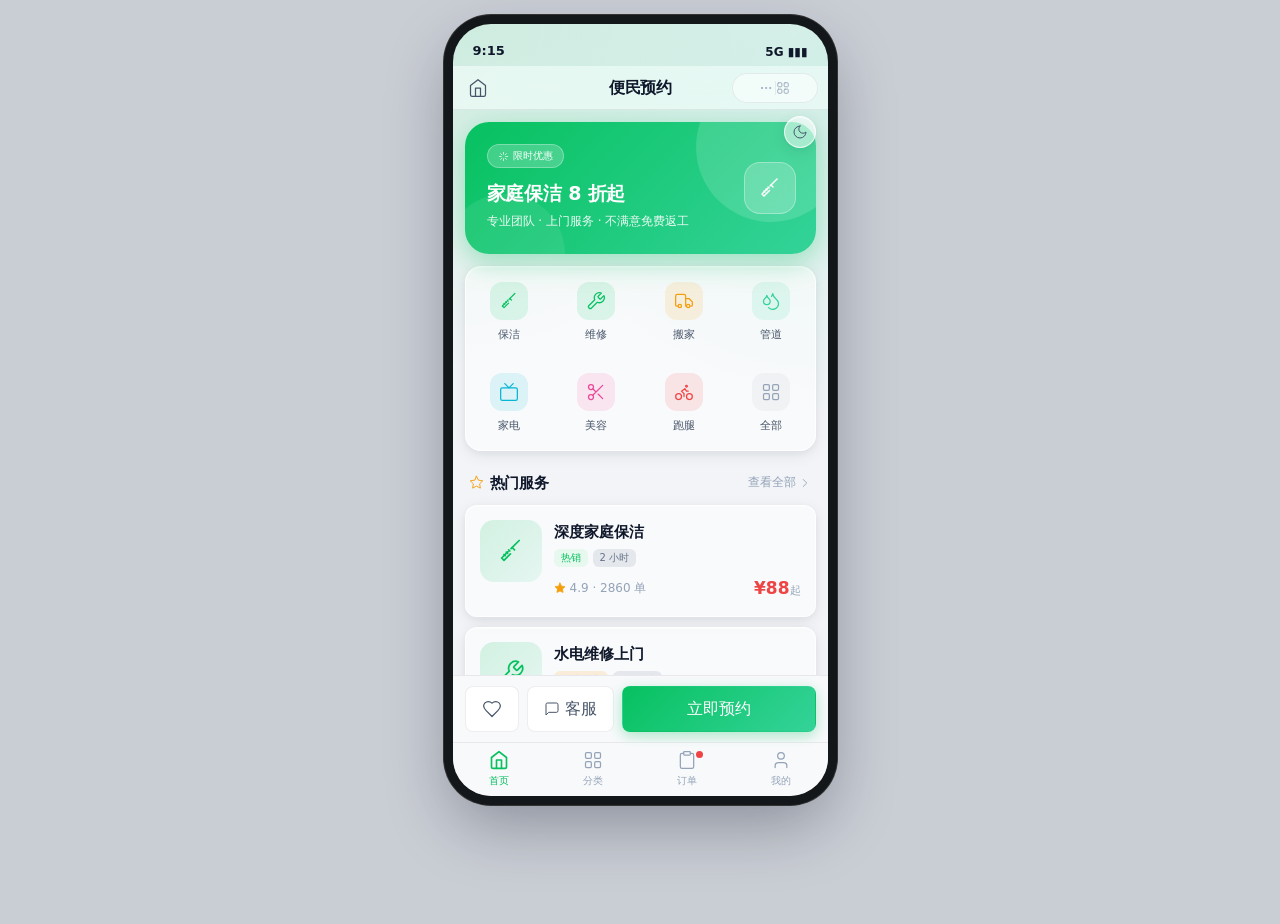
<file: doc/UI设计规范及单页案例/case-miniprogram.html>
<!DOCTYPE html>
<html lang="zh-CN" data-theme="light">
<head>
<meta charset="UTF-8">
<meta name="viewport" content="width=device-width, initial-scale=1.0, maximum-scale=1.0, user-scalable=no">
<title>UI 规范案例 · 小程序服务预约（v1.3）</title>
<style>
/* ============================================================
 * 令牌层 v1.3 · 强化玻璃拟态
 * 主色通过令牌集中替换为品牌绿（演示规范第 7 章换肤能力）
 * ============================================================ */
:root,[data-theme="light"]{
  --wb-color-primary:#07C160;--wb-color-primary-hover:#06AD56;--wb-color-primary-active:#059348;--wb-color-primary-bg:#E7F8EE;
  --wb-color-accent:#34D399;
  --wb-color-success:#10B981;--wb-color-warning:#F59E0B;--wb-color-danger:#EF4444;--wb-color-info:#64748B;
  --wb-color-bg:#F2F4F7;--wb-color-surface:#FFFFFF;
  --wb-glass-bg:rgba(255,255,255,.52);--wb-glass-border:rgba(255,255,255,.78);--wb-glass-blur-strong:32px;--wb-glass-saturate:200%;--wb-glass-highlight:rgba(255,255,255,.45);
  --wb-color-border:rgba(15,23,42,.07);--wb-color-border-hover:rgba(15,23,42,.14);
  --wb-color-text:#0F172A;--wb-color-text-2:#475569;--wb-color-text-3:#94A3B8;--wb-color-text-disabled:#CBD5E1;--wb-color-striping:rgba(15,23,42,.03);
  --wb-font-family:system-ui,-apple-system,"Segoe UI",Roboto,"PingFang SC","Microsoft YaHei",sans-serif;
  --wb-radius-sm:8px;--wb-radius-md:12px;--wb-radius-lg:16px;--wb-radius-xl:24px;--wb-radius-full:999px;
  --wb-shadow-sm:0 1px 2px rgba(15,23,42,.04),0 1px 3px rgba(15,23,42,.06);
  --wb-shadow-md:0 4px 16px rgba(15,23,42,.08),0 2px 6px rgba(15,23,42,.04);
  --wb-shadow-lg:0 16px 48px rgba(15,23,42,.14),0 4px 16px rgba(15,23,42,.06);
  --wb-shadow-glow:0 8px 28px rgba(7,193,96,.35);
  --wb-z-sticky:1100;--wb-z-message:1400;
  --wb-motion-fast:120ms;--wb-motion-base:200ms;--wb-motion-slow:320ms;
  --wb-motion-ease:cubic-bezier(.32,.72,0,1);--wb-motion-spring:cubic-bezier(.34,1.56,.64,1);
  --wb-gradient:linear-gradient(135deg,#07C160 0%,#34D399 100%);
}
[data-theme="dark"]{
  --wb-color-primary:#10D66B;--wb-color-primary-hover:#34D399;--wb-color-primary-active:#07C160;--wb-color-primary-bg:rgba(7,193,96,.16);
  --wb-color-accent:#34D399;
  --wb-color-success:#34D399;--wb-color-warning:#FBBF24;--wb-color-danger:#F87171;--wb-color-info:#94A3B8;
  --wb-color-bg:#0B0F0D;--wb-color-surface:#161A18;
  --wb-glass-bg:rgba(30,38,34,.42);--wb-glass-border:rgba(255,255,255,.15);--wb-glass-blur-strong:32px;--wb-glass-saturate:200%;--wb-glass-highlight:rgba(255,255,255,.10);
  --wb-color-border:rgba(255,255,255,.09);--wb-color-border-hover:rgba(255,255,255,.18);
  --wb-color-text:#F1F5F3;--wb-color-text-2:#C3CEC8;--wb-color-text-3:#8A968F;--wb-color-text-disabled:#565F5A;--wb-color-striping:rgba(255,255,255,.04);
  --wb-shadow-sm:0 1px 2px rgba(0,0,0,.3),0 1px 3px rgba(0,0,0,.4);
  --wb-shadow-md:0 4px 16px rgba(0,0,0,.4),0 2px 6px rgba(0,0,0,.3);
  --wb-shadow-lg:0 16px 48px rgba(0,0,0,.55),0 4px 16px rgba(0,0,0,.4);
  --wb-shadow-glow:0 8px 28px rgba(16,214,107,.35);
  --wb-gradient:linear-gradient(135deg,#10D66B 0%,#34D399 100%);
}
*{margin:0;padding:0;box-sizing:border-box}
html,body{height:100%}
body{font-family:var(--wb-font-family);font-size:14px;line-height:1.6;background:#c9cdd4;color:var(--wb-color-text);-webkit-font-smoothing:antialiased}
:focus-visible{outline:2px solid var(--wb-color-primary);outline-offset:2px}
.icon{width:16px;height:16px;flex-shrink:0;fill:none;stroke:currentColor;stroke-width:1.5;stroke-linecap:round;stroke-linejoin:round;display:block}
.icon--20{width:20px;height:20px}
.icon--24{width:24px;height:24px}
.icon--28{width:28px;height:28px}
@media(prefers-reduced-motion:reduce){*{animation-duration:.01ms!important;transition-duration:.01ms!important}}

/* 小程序外壳 */
.wx-frame{position:relative;width:375px;height:772px;margin:24px auto;border-radius:38px;overflow:hidden;display:flex;flex-direction:column;
  box-shadow:0 0 0 9px #14171a,0 0 0 10px #333,0 26px 64px rgba(15,23,42,.35);
  background:
    radial-gradient(circle at 0% 0%,rgba(7,193,96,.16),transparent 40%),
    radial-gradient(circle at 100% 6%,rgba(52,211,153,.18),transparent 42%),
    var(--wb-color-bg)}
[data-theme="dark"] .wx-frame{background:
    radial-gradient(circle at 0% 0%,rgba(7,193,96,.26),transparent 45%),
    radial-gradient(circle at 100% 6%,rgba(52,211,153,.24),transparent 45%),
    var(--wb-color-bg)}

/* 小程序导航栏（玻璃） */
.wx-statusbar{height:42px;display:flex;align-items:flex-end;justify-content:space-between;padding:0 20px 4px;font-size:13px;font-weight:600;flex-shrink:0;position:relative;z-index:2}
.wx-navbar{height:44px;display:flex;align-items:center;justify-content:center;position:relative;flex-shrink:0;z-index:var(--wb-z-sticky);
  background:var(--wb-glass-bg);backdrop-filter:blur(var(--wb-glass-blur-strong)) saturate(var(--wb-glass-saturate));-webkit-backdrop-filter:blur(var(--wb-glass-blur-strong)) saturate(var(--wb-glass-saturate));
  border-bottom:1px solid var(--wb-color-border)}
.wx-navbar__title{font-size:16px;font-weight:600;letter-spacing:-.01em}
.wx-navbar__capsule{position:absolute;right:10px;top:50%;transform:translateY(-50%);width:86px;height:30px;border-radius:var(--wb-radius-full);
  border:1px solid var(--wb-color-border);display:flex;align-items:center;justify-content:center;background:rgba(255,255,255,.5)}
[data-theme="dark"] .wx-navbar__capsule{background:rgba(255,255,255,.06)}
.wx-navbar__capsule .line{width:1px;height:14px;background:var(--wb-color-border)}
.wx-navbar__capsule .dot{width:16px;height:16px;border-radius:50%;display:flex;align-items:center;justify-content:center;color:var(--wb-color-text-3)}
.wx-navbar__home{position:absolute;left:10px;top:50%;transform:translateY(-50%);width:30px;height:30px;border-radius:50%;display:flex;align-items:center;justify-content:center;color:var(--wb-color-text-2)}

.theme-fab{position:absolute;top:92px;right:12px;width:32px;height:32px;border-radius:50%;cursor:pointer;z-index:9999;display:flex;align-items:center;justify-content:center;color:var(--wb-color-text-2);
  background:var(--wb-glass-bg);backdrop-filter:blur(var(--wb-glass-blur)) saturate(var(--wb-glass-saturate));-webkit-backdrop-filter:blur(var(--wb-glass-blur)) saturate(var(--wb-glass-saturate));border:1px solid var(--wb-glass-border);box-shadow:inset 0 1px 0 var(--wb-glass-highlight),var(--wb-shadow-md)}

.wx-scroll{flex:1;overflow-y:auto;-webkit-overflow-scrolling:touch}
.wx-scroll::-webkit-scrollbar{display:none}

/* Banner（品牌渐变 + 玻璃装饰） */
.banner{margin:12px;padding:22px;border-radius:var(--wb-radius-xl);color:#fff;position:relative;overflow:hidden;background:var(--wb-gradient);box-shadow:var(--wb-shadow-glow)}
.banner::before{content:"";position:absolute;top:-50px;right:-30px;width:150px;height:150px;border-radius:50%;background:rgba(255,255,255,.14)}
.banner::after{content:"";position:absolute;bottom:-60px;left:-20px;width:120px;height:120px;border-radius:50%;background:rgba(255,255,255,.08)}
.banner__tag{display:inline-flex;align-items:center;gap:4px;padding:3px 10px;border-radius:var(--wb-radius-full);font-size:10px;margin-bottom:10px;
  background:rgba(255,255,255,.22);backdrop-filter:blur(6px);border:1px solid rgba(255,255,255,.3)}
.banner__title{font-size:19px;font-weight:600;letter-spacing:-.01em;margin-bottom:4px;position:relative;z-index:1}
.banner__sub{font-size:12px;opacity:.92;position:relative;z-index:1}
.banner__spin{position:absolute;right:20px;top:50%;transform:translateY(-50%);width:52px;height:52px;border-radius:16px;display:flex;align-items:center;justify-content:center;
  background:rgba(255,255,255,.2);backdrop-filter:blur(8px);border:1px solid rgba(255,255,255,.32)}

/* 宫格导航（玻璃卡） */
.grid-nav{display:grid;grid-template-columns:repeat(4,1fr);margin:0 12px;border-radius:var(--wb-radius-lg);overflow:hidden;
  background:var(--wb-glass-bg);backdrop-filter:blur(var(--wb-glass-blur)) saturate(var(--wb-glass-saturate));-webkit-backdrop-filter:blur(var(--wb-glass-blur)) saturate(var(--wb-glass-saturate));
  border:1px solid var(--wb-glass-border);box-shadow:inset 0 1px 0 var(--wb-glass-highlight),var(--wb-shadow-md)}
.grid-nav__item{display:flex;flex-direction:column;align-items:center;gap:6px;padding:15px 4px;cursor:pointer;position:relative;transition:background var(--wb-motion-fast)}
.grid-nav__item:active{background:var(--wb-color-striping)}
.grid-nav__icon{width:38px;height:38px;border-radius:12px;display:flex;align-items:center;justify-content:center}
.grid-nav__label{font-size:11px;color:var(--wb-color-text-2)}

/* 区块 */
.block-head{display:flex;align-items:center;justify-content:space-between;padding:20px 16px 10px}
.block-head__title{font-size:15px;font-weight:600;letter-spacing:-.01em;display:flex;align-items:center;gap:6px}
.block-head__more{font-size:12px;color:var(--wb-color-text-3);display:flex;align-items:center;gap:2px}

/* 服务卡片（玻璃） */
.service-card{margin:0 12px 10px;padding:14px;border-radius:var(--wb-radius-md);display:flex;gap:12px;cursor:pointer;
  background:var(--wb-glass-bg);backdrop-filter:blur(var(--wb-glass-blur)) saturate(var(--wb-glass-saturate));-webkit-backdrop-filter:blur(var(--wb-glass-blur)) saturate(var(--wb-glass-saturate));
  border:1px solid var(--wb-glass-border);box-shadow:inset 0 1px 0 var(--wb-glass-highlight),var(--wb-shadow-md);
  transition:transform var(--wb-motion-base) var(--wb-motion-ease)}
.service-card:active{transform:scale(.975)}
.service-card__thumb{width:62px;height:62px;border-radius:14px;flex-shrink:0;display:flex;align-items:center;justify-content:center}
.service-card__body{flex:1;min-width:0}
.service-card__title{font-size:15px;font-weight:600;margin-bottom:5px}
.service-card__tags{display:flex;gap:5px;flex-wrap:wrap;margin-bottom:8px}
.service-card__meta{display:flex;align-items:center;justify-content:space-between}
.service-card__rating{display:flex;align-items:center;gap:4px;font-size:12px;color:var(--wb-color-text-3)}
.service-card__price{color:var(--wb-color-danger);font-weight:600;font-size:17px;font-variant-numeric:tabular-nums}
.service-card__price small{font-size:11px;font-weight:400;color:var(--wb-color-text-3)}

.tag{display:inline-flex;align-items:center;padding:1px 7px;font-size:10px;border-radius:6px;line-height:16px;white-space:nowrap;font-weight:500}
.tag--primary{color:var(--wb-color-primary);background:var(--wb-color-primary-bg)}
.tag--success{color:var(--wb-color-success);background:rgba(16,185,129,.14)}
.tag--warning{color:var(--wb-color-warning);background:rgba(245,158,11,.14)}
.tag--info{color:var(--wb-color-info);background:rgba(100,116,139,.14)}

/* Cell 列表（小程序典型） */
.cell-group{margin:0 12px;border-radius:var(--wb-radius-md);overflow:hidden;
  background:var(--wb-glass-bg);backdrop-filter:blur(var(--wb-glass-blur)) saturate(var(--wb-glass-saturate));-webkit-backdrop-filter:blur(var(--wb-glass-blur)) saturate(var(--wb-glass-saturate));
  border:1px solid var(--wb-glass-border);box-shadow:inset 0 1px 0 var(--wb-glass-highlight),var(--wb-shadow-md)}
.cell{display:flex;align-items:center;padding:15px 16px;min-height:54px;cursor:pointer;border-bottom:1px solid var(--wb-color-border);transition:background var(--wb-motion-fast)}
.cell:last-child{border-bottom:none}
.cell:active{background:var(--wb-color-striping)}
.cell__icon{width:24px;height:24px;border-radius:8px;display:flex;align-items:center;justify-content:center;margin-right:12px;flex-shrink:0}
.cell__body{flex:1;min-width:0}
.cell__title{font-size:15px;line-height:1.4}
.cell__desc{font-size:12px;color:var(--wb-color-text-3);margin-top:2px}
.cell__value{font-size:13px;color:var(--wb-color-text-3);margin-right:6px}
.cell__arrow{color:var(--wb-color-text-disabled);flex-shrink:0}

/* 时间段选择 */
.time-slots{display:grid;grid-template-columns:repeat(3,1fr);gap:8px;padding:0 16px 16px}
.time-slot{padding:9px;text-align:center;font-size:13px;cursor:pointer;border-radius:var(--wb-radius-sm);border:1px solid var(--wb-color-border);background:var(--wb-color-surface);
  transition:all var(--wb-motion-base) var(--wb-motion-ease);font-variant-numeric:tabular-nums}
.time-slot:active{transform:scale(.95)}
.time-slot.active{background:var(--wb-gradient);color:#fff;border-color:transparent;box-shadow:var(--wb-shadow-glow);font-weight:600}
.time-slot.disabled{color:var(--wb-color-text-disabled);background:var(--wb-color-striping);border-color:transparent;cursor:not-allowed}

/* 吸底操作栏（玻璃） */
.wx-actionbar{display:flex;gap:8px;padding:10px 12px calc(10px + env(safe-area-inset-bottom));flex-shrink:0;
  background:var(--wb-glass-bg);backdrop-filter:blur(var(--wb-glass-blur)) saturate(var(--wb-glass-saturate));-webkit-backdrop-filter:blur(var(--wb-glass-blur)) saturate(var(--wb-glass-saturate));
  border-top:1px solid var(--wb-color-border)}
.btn{display:inline-flex;align-items:center;justify-content:center;gap:5px;font:inherit;font-weight:500;border-radius:var(--wb-radius-sm);border:1px solid transparent;cursor:pointer;white-space:nowrap;
  transition:all var(--wb-motion-base) var(--wb-motion-ease)}
.btn--lg{height:46px;flex:1;font-size:16px}
.btn--primary{background:var(--wb-gradient);color:#fff;box-shadow:0 4px 14px rgba(7,193,96,.32)}
.btn--primary:active{transform:scale(.97)}
.btn--default{background:var(--wb-color-surface);border-color:var(--wb-color-border);color:var(--wb-color-text-2)}
.btn--primary:disabled{opacity:.5;box-shadow:none}

/* TabBar（玻璃） */
.wx-tabbar{height:54px;display:flex;flex-shrink:0;padding-bottom:env(safe-area-inset-bottom);
  background:var(--wb-glass-bg);backdrop-filter:blur(var(--wb-glass-blur)) saturate(var(--wb-glass-saturate));-webkit-backdrop-filter:blur(var(--wb-glass-blur)) saturate(var(--wb-glass-saturate));
  border-top:1px solid var(--wb-color-border)}
.wx-tabbar__item{flex:1;display:flex;flex-direction:column;align-items:center;justify-content:center;gap:3px;cursor:pointer;color:var(--wb-color-text-3);font-size:10px;position:relative;transition:color var(--wb-motion-fast)}
.wx-tabbar__item.active{color:var(--wb-color-primary)}
.wx-tabbar__item.active .icon{stroke-width:2}
.wx-tabbar__badge{position:absolute;top:8px;right:50%;margin-right:-16px;min-width:7px;height:7px;background:var(--wb-color-danger);border-radius:50%}

/* Toast */
.wx-toast{position:absolute;top:50%;left:50%;transform:translate(-50%,-50%) scale(.92);padding:13px 22px;border-radius:var(--wb-radius-md);font-size:14px;z-index:var(--wb-z-message);opacity:0;pointer-events:none;max-width:240px;text-align:center;display:flex;align-items:center;gap:8px;color:#fff;
  background:rgba(15,23,42,.82);backdrop-filter:blur(12px);transition:all var(--wb-motion-base) var(--wb-motion-spring)}
.wx-toast.show{opacity:1;transform:translate(-50%,-50%) scale(1)}

.divider{display:flex;align-items:center;gap:12px;padding:6px 16px 8px;color:var(--wb-color-text-3);font-size:12px}
.divider::before,.divider::after{content:"";flex:1;height:1px;background:var(--wb-color-border)}
</style>
</head>
<body>

<svg width="0" height="0" style="position:absolute" aria-hidden="true">
  <symbol id="i-home" viewBox="0 0 24 24"><path d="m3 9 9-7 9 7v11a2 2 0 0 1-2 2H5a2 2 0 0 1-2-2z"/><path d="M9 22V12h6v10"/></symbol>
  <symbol id="i-grid" viewBox="0 0 24 24"><rect x="3" y="3" width="7" height="7" rx="1.5"/><rect x="14" y="3" width="7" height="7" rx="1.5"/><rect x="14" y="14" width="7" height="7" rx="1.5"/><rect x="3" y="14" width="7" height="7" rx="1.5"/></symbol>
  <symbol id="i-clipboard" viewBox="0 0 24 24"><rect x="8" y="2" width="8" height="4" rx="1"/><path d="M16 4h2a2 2 0 0 1 2 2v14a2 2 0 0 1-2 2H6a2 2 0 0 1-2-2V6a2 2 0 0 1 2-2h2"/></symbol>
  <symbol id="i-user" viewBox="0 0 24 24"><path d="M19 21v-2a4 4 0 0 0-4-4H9a4 4 0 0 0-4 4v2"/><circle cx="12" cy="7" r="4"/></symbol>
  <symbol id="i-moon" viewBox="0 0 24 24"><path d="M12 3a6 6 0 0 0 9 9 9 9 0 1 1-9-9Z"/></symbol>
  <symbol id="i-sun" viewBox="0 0 24 24"><circle cx="12" cy="12" r="4"/><path d="M12 2v2M12 20v2M4.93 4.93l1.41 1.41M17.66 17.66l1.41 1.41M2 12h2M20 12h2M6.34 17.66l-1.41 1.41M19.07 4.93l-1.41 1.41"/></symbol>
  <symbol id="i-chevright" viewBox="0 0 24 24"><path d="m9 18 6-6-6-6"/></symbol>
  <symbol id="i-more" viewBox="0 0 24 24"><circle cx="12" cy="12" r="1"/><circle cx="19" cy="12" r="1"/><circle cx="5" cy="12" r="1"/></symbol>
  <symbol id="i-sparkle" viewBox="0 0 24 24"><path d="M12 3v4M12 17v4M3 12h4M17 12h4M5.6 5.6l2.8 2.8M15.6 15.6l2.8 2.8M18.4 5.6l-2.8 2.8M8.4 15.6l-2.8 2.8"/></symbol>
  <symbol id="i-broom" viewBox="0 0 24 24"><path d="M19 3 12 10"/><path d="M9.5 12.5 4 18l2 2 5.5-5.5"/><path d="M13 9 15 11"/><path d="M6 15l1 1M8 13l1 1M10 11l1 1"/></symbol>
  <symbol id="i-tool" viewBox="0 0 24 24"><path d="M14.7 6.3a1 1 0 0 0 0 1.4l1.6 1.6a1 1 0 0 0 1.4 0l3.77-3.77a6 6 0 0 1-7.94 7.94l-6.91 6.91a2.12 2.12 0 0 1-3-3l6.91-6.91a6 6 0 0 1 7.94-7.94l-3.76 3.76z"/></symbol>
  <symbol id="i-truck" viewBox="0 0 24 24"><path d="M14 18V6a2 2 0 0 0-2-2H4a2 2 0 0 0-2 2v11a1 1 0 0 0 1 1h2"/><path d="M14 9h4l4 4v4a1 1 0 0 1-1 1h-1"/><circle cx="7" cy="18" r="2"/><circle cx="17" cy="18" r="2"/></symbol>
  <symbol id="i-droplets" viewBox="0 0 24 24"><path d="M7 16.3c2.2 0 4-1.83 4-4.05 0-1.16-.57-2.26-1.71-3.19S7.29 6.75 7 5.3c-.29 1.45-1.14 2.84-2.29 3.76S3 11.1 3 12.25c0 2.22 1.8 4.05 4 4.05z"/><path d="M12.56 6.6A10.97 10.97 0 0 0 14 3.02c.5 2.5 2 4.9 4 6.5s3 3.5 3 5.5a6.98 6.98 0 0 1-11.91 4.97"/></symbol>
  <symbol id="i-tv" viewBox="0 0 24 24"><rect x="2" y="7" width="20" height="15" rx="2"/><path d="m17 2-5 5-5-5"/></symbol>
  <symbol id="i-scissors" viewBox="0 0 24 24"><circle cx="6" cy="6" r="3"/><circle cx="6" cy="18" r="3"/><path d="M20 4 8.12 15.88M14.47 14.48 20 20M8.12 8.12 12 12"/></symbol>
  <symbol id="i-bike" viewBox="0 0 24 24"><circle cx="5.5" cy="17.5" r="3.5"/><circle cx="18.5" cy="17.5" r="3.5"/><path d="M15 6a1 1 0 1 0 0-2 1 1 0 0 0 0 2zM12 17.5V14l-3-3 4-3 2 3h2"/></symbol>
  <symbol id="i-gift" viewBox="0 0 24 24"><rect x="3" y="8" width="18" height="4" rx="1"/><path d="M12 8v13M19 12v7a2 2 0 0 1-2 2H7a2 2 0 0 1-2-2v-7"/><path d="M7.5 8a2.5 2.5 0 0 1 0-5A4.8 8 0 0 1 12 8a4.8 8 0 0 1 4.5-5 2.5 2.5 0 0 1 0 5"/></symbol>
  <symbol id="i-pin" viewBox="0 0 24 24"><path d="M20 10c0 6-8 12-8 12s-8-6-8-12a8 8 0 0 1 16 0Z"/><circle cx="12" cy="10" r="3"/></symbol>
  <symbol id="i-message" viewBox="0 0 24 24"><path d="M21 15a2 2 0 0 1-2 2H7l-4 4V5a2 2 0 0 1 2-2h14a2 2 0 0 1 2 2z"/></symbol>
  <symbol id="i-star" viewBox="0 0 24 24"><path d="m12 2 3.09 6.26L22 9.27l-5 4.87 1.18 6.88L12 17.77l-6.18 3.25L7 14.14 2 9.27l6.91-1.01z"/></symbol>
  <symbol id="i-heart" viewBox="0 0 24 24"><path d="M19 14c1.49-1.46 3-3.21 3-5.5A5.5 5.5 0 0 0 16.5 3c-1.76 0-3 .5-4.5 2-1.5-1.5-2.74-2-4.5-2A5.5 5.5 0 0 0 2 8.5c0 2.3 1.5 4.05 3 5.5l7 7 7-7Z"/></symbol>
  <symbol id="i-check" viewBox="0 0 24 24"><path d="M20 6 9 17l-5-5"/></symbol>
  <symbol id="i-calendar" viewBox="0 0 24 24"><rect x="3" y="4" width="18" height="18" rx="2"/><path d="M16 2v4M8 2v4M3 10h18"/></symbol>
</svg>

<div class="wx-frame">
  <div class="wx-statusbar"><span>9:15</span><span style="font-size:12px">5G ▮▮▮</span></div>

  <div class="wx-navbar">
    <span class="wx-navbar__home"><svg class="icon icon--20"><use href="#i-home"/></svg></span>
    <span class="wx-navbar__title">便民预约</span>
    <div class="wx-navbar__capsule"><span class="dot"><svg class="icon" style="width:14px;height:14px"><use href="#i-more"/></svg></span><span class="line"></span><span class="dot"><svg class="icon" style="width:14px;height:14px"><use href="#i-grid"/></svg></span></div>
  </div>

  <button class="theme-fab" id="themeToggle" aria-label="切换主题"><svg class="icon"><use href="#i-moon"/></svg></button>

  <div class="wx-scroll">
    <div class="banner">
      <span class="banner__tag"><svg class="icon" style="width:11px;height:11px"><use href="#i-sparkle"/></svg>限时优惠</span>
      <div class="banner__title">家庭保洁 8 折起</div>
      <div class="banner__sub">专业团队 · 上门服务 · 不满意免费返工</div>
      <div class="banner__spin"><svg class="icon icon--24" style="color:#fff"><use href="#i-broom"/></svg></div>
    </div>

    <div class="grid-nav">
      <div class="grid-nav__item" onclick="showToast('保洁服务')"><div class="grid-nav__icon" style="background:rgba(7,193,96,.12);color:#07C160"><svg class="icon icon--20"><use href="#i-broom"/></svg></div><span class="grid-nav__label">保洁</span></div>
      <div class="grid-nav__item" onclick="showToast('维修服务')"><div class="grid-nav__icon" style="background:rgba(7,193,96,.12);color:#07C160"><svg class="icon icon--20"><use href="#i-tool"/></svg></div><span class="grid-nav__label">维修</span></div>
      <div class="grid-nav__item" onclick="showToast('搬家服务')"><div class="grid-nav__icon" style="background:rgba(245,158,11,.12);color:#F59E0B"><svg class="icon icon--20"><use href="#i-truck"/></svg></div><span class="grid-nav__label">搬家</span></div>
      <div class="grid-nav__item" onclick="showToast('管道服务')"><div class="grid-nav__icon" style="background:rgba(52,211,153,.12);color:#34D399"><svg class="icon icon--20"><use href="#i-droplets"/></svg></div><span class="grid-nav__label">管道</span></div>
      <div class="grid-nav__item" onclick="showToast('家电服务')"><div class="grid-nav__icon" style="background:rgba(6,182,212,.12);color:#06B6D4"><svg class="icon icon--20"><use href="#i-tv"/></svg></div><span class="grid-nav__label">家电</span></div>
      <div class="grid-nav__item" onclick="showToast('美容服务')"><div class="grid-nav__icon" style="background:rgba(236,72,153,.12);color:#EC4899"><svg class="icon icon--20"><use href="#i-scissors"/></svg></div><span class="grid-nav__label">美容</span></div>
      <div class="grid-nav__item" onclick="showToast('跑腿服务')"><div class="grid-nav__icon" style="background:rgba(239,68,68,.12);color:#EF4444"><svg class="icon icon--20"><use href="#i-bike"/></svg></div><span class="grid-nav__label">跑腿</span></div>
      <div class="grid-nav__item" onclick="showToast('全部分类')"><div class="grid-nav__icon" style="background:var(--wb-color-striping);color:var(--wb-color-text-3)"><svg class="icon icon--20"><use href="#i-grid"/></svg></div><span class="grid-nav__label">全部</span></div>
    </div>

    <div class="block-head">
      <span class="block-head__title"><svg class="icon" style="width:15px;height:15px;color:#F59E0B"><use href="#i-star"/></svg>热门服务</span>
      <span class="block-head__more">查看全部<svg class="icon" style="width:14px;height:14px"><use href="#i-chevright"/></svg></span>
    </div>

    <div class="service-card" onclick="showToast('已选择服务')">
      <div class="service-card__thumb" style="background:linear-gradient(135deg,rgba(7,193,96,.16),rgba(52,211,153,.10));color:#07C160"><svg class="icon icon--28"><use href="#i-broom"/></svg></div>
      <div class="service-card__body">
        <div class="service-card__title">深度家庭保洁</div>
        <div class="service-card__tags"><span class="tag tag--primary">热销</span><span class="tag tag--info">2 小时</span></div>
        <div class="service-card__meta"><span class="service-card__rating"><svg class="icon" style="width:12px;height:12px;color:#F59E0B;fill:#F59E0B"><use href="#i-star"/></svg>4.9 · 2860 单</span><span class="service-card__price">¥88<small>起</small></span></div>
      </div>
    </div>

    <div class="service-card" onclick="showToast('已选择服务')">
      <div class="service-card__thumb" style="background:linear-gradient(135deg,rgba(7,193,96,.16),rgba(52,211,153,.10));color:#07C160"><svg class="icon icon--28"><use href="#i-tool"/></svg></div>
      <div class="service-card__body">
        <div class="service-card__title">水电维修上门</div>
        <div class="service-card__tags"><span class="tag tag--warning">急速响应</span><span class="tag tag--info">30 分钟</span></div>
        <div class="service-card__meta"><span class="service-card__rating"><svg class="icon" style="width:12px;height:12px;color:#F59E0B;fill:#F59E0B"><use href="#i-star"/></svg>4.8 · 1520 单</span><span class="service-card__price">¥68<small>起</small></span></div>
      </div>
    </div>

    <div class="service-card" onclick="showToast('已选择服务')">
      <div class="service-card__thumb" style="background:linear-gradient(135deg,rgba(245,158,11,.16),rgba(251,191,36,.10));color:#F59E0B"><svg class="icon icon--28"><use href="#i-truck"/></svg></div>
      <div class="service-card__body">
        <div class="service-card__title">同城搬家服务</div>
        <div class="service-card__tags"><span class="tag tag--success">免费估价</span></div>
        <div class="service-card__meta"><span class="service-card__rating"><svg class="icon" style="width:12px;height:12px;color:#F59E0B;fill:#F59E0B"><use href="#i-star"/></svg>4.7 · 980 单</span><span class="service-card__price">¥168<small>起</small></span></div>
      </div>
    </div>

    <div class="divider">我的服务</div>
    <div class="cell-group">
      <div class="cell" onclick="showToast('我的订单')">
        <span class="cell__icon" style="background:rgba(7,193,96,.12);color:#07C160"><svg class="icon"><use href="#i-clipboard"/></svg></span>
        <div class="cell__body"><div class="cell__title">我的订单</div></div>
        <span class="cell__value">3 个进行中</span><span class="cell__arrow"><svg class="icon"><use href="#i-chevright"/></svg></span>
      </div>
      <div class="cell" onclick="showToast('优惠券')">
        <span class="cell__icon" style="background:rgba(245,158,11,.12);color:#F59E0B"><svg class="icon"><use href="#i-gift"/></svg></span>
        <div class="cell__body"><div class="cell__title">优惠券</div></div>
        <span class="cell__value">5 张可用</span><span class="cell__arrow"><svg class="icon"><use href="#i-chevright"/></svg></span>
      </div>
      <div class="cell" onclick="showToast('地址管理')">
        <span class="cell__icon" style="background:rgba(7,193,96,.12);color:#07C160"><svg class="icon"><use href="#i-pin"/></svg></span>
        <div class="cell__body"><div class="cell__title">地址管理</div></div>
        <span class="cell__arrow"><svg class="icon"><use href="#i-chevright"/></svg></span>
      </div>
      <div class="cell" onclick="showToast('在线客服')">
        <span class="cell__icon" style="background:rgba(6,182,212,.12);color:#06B6D4"><svg class="icon"><use href="#i-message"/></svg></span>
        <div class="cell__body"><div class="cell__title">在线客服</div><div class="cell__desc">工作日 8:00–22:00</div></div>
        <span class="cell__arrow"><svg class="icon"><use href="#i-chevright"/></svg></span>
      </div>
    </div>

    <div class="divider">选择上门时间</div>
    <div class="cell-group" style="padding-top:12px">
      <div style="padding:0 16px 8px;font-size:13px;color:var(--wb-color-text-2);display:flex;align-items:center;gap:6px"><svg class="icon" style="width:14px;height:14px"><use href="#i-calendar"/></svg>今天 9 月 30 日</div>
      <div class="time-slots">
        <div class="time-slot disabled">09:00</div><div class="time-slot disabled">10:00</div>
        <div class="time-slot active" onclick="selectTime(this)">11:00</div><div class="time-slot" onclick="selectTime(this)">13:00</div>
        <div class="time-slot" onclick="selectTime(this)">14:00</div><div class="time-slot" onclick="selectTime(this)">15:00</div>
      </div>
      <div style="padding:0 16px 8px;font-size:13px;color:var(--wb-color-text-2);display:flex;align-items:center;gap:6px"><svg class="icon" style="width:14px;height:14px"><use href="#i-calendar"/></svg>明天 10 月 1 日</div>
      <div class="time-slots" style="padding-top:0">
        <div class="time-slot" onclick="selectTime(this)">09:00</div><div class="time-slot" onclick="selectTime(this)">10:00</div>
        <div class="time-slot" onclick="selectTime(this)">11:00</div><div class="time-slot" onclick="selectTime(this)">13:00</div>
        <div class="time-slot" onclick="selectTime(this)">14:00</div><div class="time-slot" onclick="selectTime(this)">15:00</div>
      </div>
    </div>

    <div style="height:12px"></div>
  </div>

  <div class="wx-actionbar">
    <button class="btn btn--default btn--lg" style="flex:0 0 54px" onclick="showToast('已收藏')" aria-label="收藏"><svg class="icon icon--20"><use href="#i-heart"/></svg></button>
    <button class="btn btn--default btn--lg" style="flex:0 0 auto;padding:0 16px" onclick="showToast('已联系客服')"><svg class="icon"><use href="#i-message"/></svg>客服</button>
    <button class="btn btn--primary btn--lg" onclick="showToast('已提交预约')">立即预约</button>
  </div>

  <nav class="wx-tabbar">
    <div class="wx-tabbar__item active"><svg class="icon icon--20"><use href="#i-home"/></svg>首页</div>
    <div class="wx-tabbar__item" onclick="showToast('分类')"><svg class="icon icon--20"><use href="#i-grid"/></svg>分类</div>
    <div class="wx-tabbar__item" onclick="showToast('订单')"><svg class="icon icon--20"><use href="#i-clipboard"/></svg>订单<span class="wx-tabbar__badge"></span></div>
    <div class="wx-tabbar__item" onclick="showToast('我的')"><svg class="icon icon--20"><use href="#i-user"/></svg>我的</div>
  </nav>

  <div class="wx-toast" id="toast"></div>
</div>

<script>
const html=document.documentElement;
document.getElementById('themeToggle').addEventListener('click',function(){
  const next=html.getAttribute('data-theme')==='dark'?'light':'dark';
  html.setAttribute('data-theme',next);
  this.innerHTML='<svg class="icon"><use href="'+(next==='dark'?'#i-sun':'#i-moon')+'"/></svg>';
  try{localStorage.setItem('wb-theme',next)}catch(e){}
});
(function(){let s;try{s=localStorage.getItem('wb-theme')}catch(e){}if(s){html.setAttribute('data-theme',s);document.getElementById('themeToggle').innerHTML='<svg class="icon"><use href="'+(s==='dark'?'#i-sun':'#i-moon')+'"/></svg>'}})();

let toastTimer;
function showToast(msg){
  const t=document.getElementById('toast');
  t.innerHTML='<svg class="icon" style="width:15px;height:15px"><use href="#i-check"/></svg>'+msg;
  t.classList.add('show');clearTimeout(toastTimer);
  toastTimer=setTimeout(()=>t.classList.remove('show'),1600);
}

function selectTime(el){
  if(el.classList.contains('disabled'))return;
  document.querySelectorAll('.time-slot').forEach(s=>{if(!s.classList.contains('disabled'))s.classList.remove('active')});
  el.classList.add('active');showToast('已选 '+el.textContent);
}
</script>
</body>
</html>
</file>
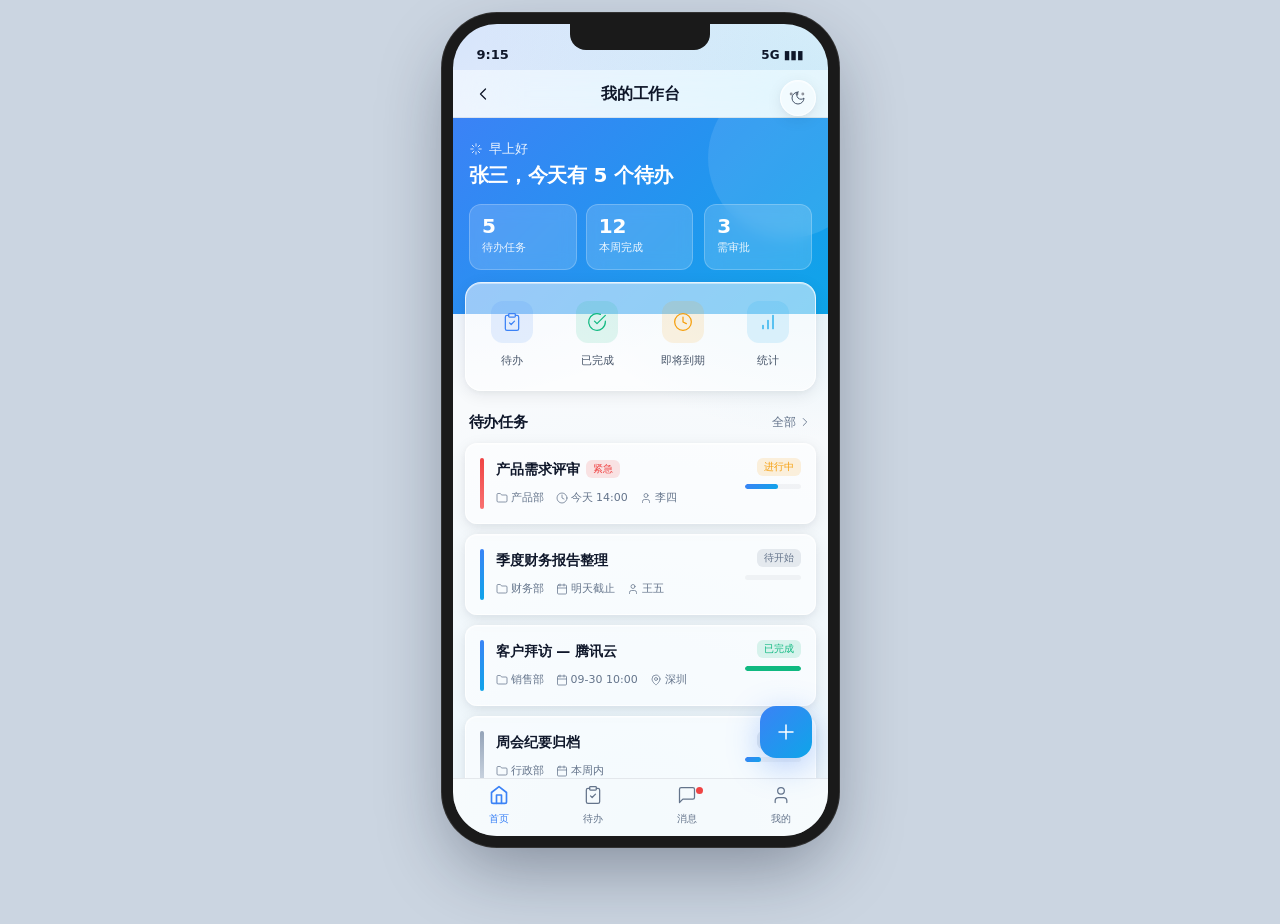
<file: doc/UI设计规范及单页案例/case-mobile.html>
<!DOCTYPE html>
<html lang="zh-CN" data-theme="light">
<head>
<meta charset="UTF-8">
<meta name="viewport" content="width=device-width, initial-scale=1.0, maximum-scale=1.0, user-scalable=no">
<title>UI 规范案例 · 移动端工作台（v1.3）</title>
<style>
/* ========== 令牌层 v1.3 · 商务淡蓝 + 强化玻璃拟态 ========== */
:root,[data-theme="light"]{
  --wb-color-primary:#3B82F6;--wb-color-primary-hover:#2563EB;--wb-color-primary-active:#1D4ED8;--wb-color-primary-bg:#EFF6FF;
  --wb-color-accent:#0EA5E9;
  --wb-color-success:#10B981;--wb-color-warning:#F59E0B;--wb-color-danger:#EF4444;--wb-color-info:#64748B;
  --wb-color-bg:#F8FAFC;--wb-color-surface:#FFFFFF;
  --wb-glass-bg:rgba(255,255,255,.52);--wb-glass-border:rgba(255,255,255,.78);--wb-glass-blur-strong:32px;--wb-glass-saturate:200%;--wb-glass-highlight:rgba(255,255,255,.45);
  --wb-color-border:rgba(15,23,42,.08);--wb-color-border-hover:rgba(15,23,42,.16);
  --wb-color-text:#0F172A;--wb-color-text-2:#475569;--wb-color-text-3:#64748B;--wb-color-text-disabled:#94A3B8;--wb-color-striping:rgba(15,23,42,.04);
  --wb-font-family:system-ui,-apple-system,"Segoe UI",Roboto,"PingFang SC","Microsoft YaHei",sans-serif;
  --wb-radius-sm:8px;--wb-radius-md:12px;--wb-radius-lg:16px;--wb-radius-xl:24px;--wb-radius-full:999px;
  --wb-shadow-sm:0 1px 2px rgba(15,23,42,.04),0 1px 3px rgba(15,23,42,.06);
  --wb-shadow-md:0 4px 16px rgba(15,23,42,.08),0 2px 6px rgba(15,23,42,.04);
  --wb-shadow-lg:0 16px 48px rgba(15,23,42,.14),0 4px 16px rgba(15,23,42,.06);
  --wb-shadow-glow:0 8px 32px rgba(59,130,246,.35);
  --wb-z-sticky:1100;--wb-z-message:1400;
  --wb-motion-fast:120ms;--wb-motion-base:200ms;--wb-motion-slow:320ms;
  --wb-motion-ease:cubic-bezier(.32,.72,0,1);--wb-motion-spring:cubic-bezier(.34,1.56,.64,1);
  --wb-gradient:linear-gradient(135deg,#3B82F6 0%,#0EA5E9 100%);
}
[data-theme="dark"]{
  --wb-color-primary:#60A5FA;--wb-color-primary-hover:#93C5FD;--wb-color-primary-active:#3B82F6;--wb-color-primary-bg:rgba(59,130,246,.18);
  --wb-color-accent:#38BDF8;
  --wb-color-success:#34D399;--wb-color-warning:#FBBF24;--wb-color-danger:#F87171;--wb-color-info:#94A3B8;
  --wb-color-bg:#0B1120;--wb-color-surface:#111827;
  --wb-glass-bg:rgba(30,41,59,.42);--wb-glass-border:rgba(255,255,255,.15);--wb-glass-blur-strong:32px;--wb-glass-saturate:200%;--wb-glass-highlight:rgba(255,255,255,.10);
  --wb-color-border:rgba(255,255,255,.10);--wb-color-border-hover:rgba(255,255,255,.20);
  --wb-color-text:#F1F5F9;--wb-color-text-2:#CBD5E1;--wb-color-text-3:#94A3B8;--wb-color-text-disabled:#64748B;--wb-color-striping:rgba(255,255,255,.05);
  --wb-shadow-sm:0 1px 2px rgba(0,0,0,.3),0 1px 3px rgba(0,0,0,.4);
  --wb-shadow-md:0 4px 16px rgba(0,0,0,.4),0 2px 6px rgba(0,0,0,.3);
  --wb-shadow-lg:0 16px 48px rgba(0,0,0,.55),0 4px 16px rgba(0,0,0,.4);
  --wb-shadow-glow:0 8px 32px rgba(96,165,250,.45);
  --wb-gradient:linear-gradient(135deg,#60A5FA 0%,#38BDF8 100%);
}
*{margin:0;padding:0;box-sizing:border-box}
html,body{height:100%}
body{font-family:var(--wb-font-family);font-size:14px;line-height:22px;background:#cbd5e1;color:var(--wb-color-text);-webkit-font-smoothing:antialiased}
:focus-visible{outline:2px solid var(--wb-color-primary);outline-offset:2px}
.icon{width:16px;height:16px;flex-shrink:0;fill:none;stroke:currentColor;stroke-width:1.5;stroke-linecap:round;stroke-linejoin:round;display:block}
.icon--20{width:20px;height:20px}
.icon--24{width:24px;height:24px}
@media(prefers-reduced-motion:reduce){*{animation-duration:.01ms!important;transition-duration:.01ms!important}}

/* 手机外壳 */
.phone-frame{position:relative;width:375px;height:812px;margin:24px auto;border-radius:44px;overflow:hidden;display:flex;flex-direction:column;
  box-shadow:0 0 0 11px #1a1a1a,0 0 0 12px #333,0 28px 72px rgba(15,23,42,.4);
  background:
    radial-gradient(circle at 0% 0%,rgba(59,130,246,.18),transparent 42%),
    radial-gradient(circle at 100% 8%,rgba(14,165,233,.18),transparent 42%),
    radial-gradient(circle at 50% 100%,rgba(125,211,252,.13),transparent 55%),
    var(--wb-color-bg)}
[data-theme="dark"] .phone-frame{background:
    radial-gradient(circle at 0% 0%,rgba(59,130,246,.30),transparent 45%),
    radial-gradient(circle at 100% 8%,rgba(14,165,233,.27),transparent 45%),
    radial-gradient(circle at 50% 100%,rgba(125,211,252,.18),transparent 55%),
    var(--wb-color-bg)}
.phone-notch{position:absolute;top:0;left:50%;transform:translateX(-50%);width:140px;height:26px;background:#1a1a1a;border-radius:0 0 16px 16px;z-index:9999}
.phone-status{height:46px;display:flex;align-items:flex-end;justify-content:space-between;padding:0 24px 4px;font-size:13px;font-weight:600;flex-shrink:0}

.app{flex:1;overflow:hidden;position:relative;display:flex;flex-direction:column}

/* 导航栏（玻璃） */
.navbar{height:48px;display:flex;align-items:center;justify-content:space-between;padding:0 12px;flex-shrink:0;position:sticky;top:0;z-index:var(--wb-z-sticky);
  background:var(--wb-glass-bg);backdrop-filter:blur(var(--wb-glass-blur-strong)) saturate(var(--wb-glass-saturate));-webkit-backdrop-filter:blur(var(--wb-glass-blur-strong)) saturate(var(--wb-glass-saturate));
  border-bottom:1px solid var(--wb-color-border)}
.navbar__btn{width:36px;height:36px;display:flex;align-items:center;justify-content:center;border:none;background:none;color:var(--wb-color-text);cursor:pointer;border-radius:var(--wb-radius-sm);transition:background var(--wb-motion-fast)}
.navbar__btn:active{background:var(--wb-color-striping)}
.navbar__title{font-size:16px;font-weight:600;letter-spacing:-.01em}

.scroll{flex:1;overflow-y:auto}
.scroll::-webkit-scrollbar{display:none}

/* 问候区（品牌渐变） */
.greeting{padding:20px 16px 44px;background:var(--wb-gradient);color:#fff;position:relative;overflow:hidden}
.greeting::after{content:"";position:absolute;top:-40px;right:-40px;width:160px;height:160px;border-radius:50%;background:rgba(255,255,255,.10)}
.greeting__hello{font-size:13px;opacity:.9;margin-bottom:4px;display:flex;align-items:center;gap:6px}
.greeting__name{font-size:20px;font-weight:600;letter-spacing:-.014em;margin-bottom:18px}
.greeting__stats{display:flex;gap:10px;position:relative;z-index:1}
.greeting__stat{flex:1;background:rgba(255,255,255,.16);backdrop-filter:blur(8px);border:1px solid rgba(255,255,255,.22);border-radius:var(--wb-radius-md);padding:10px 12px}
.greeting__stat .num{font-size:20px;font-weight:600;font-variant-numeric:tabular-nums}
.greeting__stat .lbl{font-size:11px;opacity:.9}

/* 快捷宫格（玻璃上浮） */
.quick-grid{display:grid;grid-template-columns:repeat(4,1fr);gap:4px;margin:-32px 12px 0;padding:10px 6px;border-radius:var(--wb-radius-lg);position:relative;z-index:2;
  background:var(--wb-glass-bg);backdrop-filter:blur(var(--wb-glass-blur)) saturate(var(--wb-glass-saturate));-webkit-backdrop-filter:blur(var(--wb-glass-blur)) saturate(var(--wb-glass-saturate));
  border:1px solid var(--wb-glass-border);box-shadow:inset 0 1px 0 var(--wb-glass-highlight),var(--wb-shadow-md)}
.quick-item{display:flex;flex-direction:column;align-items:center;gap:7px;padding:8px 2px;cursor:pointer;transition:transform var(--wb-motion-fast) var(--wb-motion-ease)}
.quick-item:active{transform:scale(.92)}
.quick-item__icon{width:42px;height:42px;border-radius:12px;display:flex;align-items:center;justify-content:center}
.quick-item__label{font-size:11px;color:var(--wb-color-text-2)}

.section-head{display:flex;align-items:center;justify-content:space-between;padding:20px 16px 10px}
.section-head__title{font-size:15px;font-weight:600;letter-spacing:-.01em}
.section-head__more{font-size:12px;color:var(--wb-color-text-3);display:flex;align-items:center;gap:2px}

/* 任务卡片（玻璃） */
.task-list{padding:0 12px}
.task-card{padding:14px;margin-bottom:10px;border-radius:var(--wb-radius-md);display:flex;gap:12px;cursor:pointer;
  background:var(--wb-glass-bg);backdrop-filter:blur(var(--wb-glass-blur)) saturate(var(--wb-glass-saturate));-webkit-backdrop-filter:blur(var(--wb-glass-blur)) saturate(var(--wb-glass-saturate));
  border:1px solid var(--wb-glass-border);box-shadow:inset 0 1px 0 var(--wb-glass-highlight),var(--wb-shadow-md);
  transition:transform var(--wb-motion-base) var(--wb-motion-ease)}
.task-card:active{transform:scale(.975)}
.task-card__bar{width:4px;border-radius:2px;flex-shrink:0}
.task-card__bar--urgent{background:linear-gradient(180deg,#EF4444,#F87171)}
.task-card__bar--normal{background:var(--wb-gradient)}
.task-card__bar--low{background:linear-gradient(180deg,#94A3B8,#CBD5E1)}
.task-card__body{flex:1;min-width:0}
.task-card__title{font-size:14px;font-weight:600;margin-bottom:7px;display:flex;align-items:center;gap:6px}
.task-card__meta{display:flex;align-items:center;gap:12px;font-size:11px;color:var(--wb-color-text-3);flex-wrap:wrap}
.task-card__meta span{display:inline-flex;align-items:center;gap:3px}
.task-card__right{display:flex;flex-direction:column;align-items:flex-end;gap:8px;flex-shrink:0}

.tag{display:inline-flex;align-items:center;padding:1px 7px;font-size:10px;border-radius:6px;line-height:16px;white-space:nowrap;font-weight:500}
.tag--success{color:var(--wb-color-success);background:rgba(16,185,129,.14)}
.tag--warning{color:var(--wb-color-warning);background:rgba(245,158,11,.14)}
.tag--danger{color:var(--wb-color-danger);background:rgba(239,68,68,.14)}
.tag--info{color:var(--wb-color-info);background:rgba(100,116,139,.14)}
.tag--primary{color:var(--wb-color-primary);background:var(--wb-color-primary-bg)}

.progress{width:56px;height:5px;background:var(--wb-color-striping);border-radius:var(--wb-radius-full);overflow:hidden}
.progress__fill{height:100%;border-radius:var(--wb-radius-full);background:var(--wb-gradient)}

/* 浮动按钮 */
.fab{position:absolute;right:16px;bottom:78px;width:52px;height:52px;border-radius:16px;border:none;color:#fff;cursor:pointer;z-index:var(--wb-z-sticky);
  background:var(--wb-gradient);box-shadow:var(--wb-shadow-glow);display:flex;align-items:center;justify-content:center;
  transition:transform var(--wb-motion-base) var(--wb-motion-spring)}
.fab:active{transform:scale(.9)}

/* TabBar（玻璃） */
.tabbar{height:58px;display:flex;flex-shrink:0;
  background:var(--wb-glass-bg);backdrop-filter:blur(var(--wb-glass-blur)) saturate(var(--wb-glass-saturate));-webkit-backdrop-filter:blur(var(--wb-glass-blur)) saturate(var(--wb-glass-saturate));
  border-top:1px solid var(--wb-color-border)}
.tabbar__item{flex:1;display:flex;flex-direction:column;align-items:center;justify-content:center;gap:3px;cursor:pointer;color:var(--wb-color-text-3);font-size:10px;position:relative;transition:color var(--wb-motion-fast)}
.tabbar__item.active{color:var(--wb-color-primary)}
.tabbar__item.active .icon{stroke-width:2}
.tabbar__badge{position:absolute;top:8px;right:50%;margin-right:-16px;min-width:7px;height:7px;background:var(--wb-color-danger);border-radius:50%}

/* 下拉刷新 */
.refresh-hint{height:0;overflow:hidden;display:flex;align-items:center;justify-content:center;color:#fff;font-size:12px;background:var(--wb-gradient);transition:height var(--wb-motion-base) var(--wb-motion-ease)}
.refresh-hint.show{height:44px}

/* 空状态 */
.empty{text-align:center;padding:24px 20px;color:var(--wb-color-text-3)}
.empty__icon{width:56px;height:56px;margin:0 auto 10px;border-radius:16px;background:var(--wb-color-primary-bg);color:var(--wb-color-primary);display:flex;align-items:center;justify-content:center}
.empty__text{font-size:13px}

/* Toast */
.toast{position:absolute;top:64px;left:50%;transform:translateX(-50%) translateY(-8px);padding:11px 20px;background:rgba(15,23,42,.88);backdrop-filter:blur(8px);color:#fff;border-radius:var(--wb-radius-full);font-size:13px;z-index:var(--wb-z-message);opacity:0;transition:all var(--wb-motion-base) var(--wb-motion-spring);white-space:nowrap;display:flex;align-items:center;gap:8px}
.toast.show{opacity:1;transform:translateX(-50%) translateY(0)}

.theme-fab{position:absolute;top:56px;right:12px;width:36px;height:36px;border-radius:50%;cursor:pointer;z-index:9999;display:flex;align-items:center;justify-content:center;color:var(--wb-color-text-2);
  background:var(--wb-glass-bg);backdrop-filter:blur(var(--wb-glass-blur)) saturate(var(--wb-glass-saturate));-webkit-backdrop-filter:blur(var(--wb-glass-blur)) saturate(var(--wb-glass-saturate));border:1px solid var(--wb-glass-border);box-shadow:inset 0 1px 0 var(--wb-glass-highlight),var(--wb-shadow-md)}
</style>
</head>
<body>

<svg width="0" height="0" style="position:absolute" aria-hidden="true">
  <symbol id="i-moon" viewBox="0 0 24 24"><path d="M12 3a6 6 0 0 0 9 9 9 9 0 1 1-9-9Z"/></symbol>
  <symbol id="i-sun" viewBox="0 0 24 24"><circle cx="12" cy="12" r="4"/><path d="M12 2v2M12 20v2M4.93 4.93l1.41 1.41M17.66 17.66l1.41 1.41M2 12h2M20 12h2M6.34 17.66l-1.41 1.41M19.07 4.93l-1.41 1.41"/></symbol>
  <symbol id="i-chevleft" viewBox="0 0 24 24"><path d="m15 18-6-6 6-6"/></symbol>
  <symbol id="i-chevright" viewBox="0 0 24 24"><path d="m9 18 6-6-6-6"/></symbol>
  <symbol id="i-more" viewBox="0 0 24 24"><circle cx="12" cy="12" r="1"/><circle cx="19" cy="12" r="1"/><circle cx="5" cy="12" r="1"/></symbol>
  <symbol id="i-sparkle" viewBox="0 0 24 24"><path d="M12 3v4M12 17v4M3 12h4M17 12h4M5.6 5.6l2.8 2.8M15.6 15.6l2.8 2.8M18.4 5.6l-2.8 2.8M8.4 15.6l-2.8 2.8"/></symbol>
  <symbol id="i-clipboard" viewBox="0 0 24 24"><rect x="8" y="2" width="8" height="4" rx="1"/><path d="M16 4h2a2 2 0 0 1 2 2v14a2 2 0 0 1-2 2H6a2 2 0 0 1-2-2V6a2 2 0 0 1 2-2h2"/><path d="m9 13 2 2 4-4"/></symbol>
  <symbol id="i-check-circle" viewBox="0 0 24 24"><path d="M22 11.08V12a10 10 0 1 1-5.93-9.14"/><path d="m9 11 3 3L22 4"/></symbol>
  <symbol id="i-clock" viewBox="0 0 24 24"><circle cx="12" cy="12" r="10"/><path d="M12 6v6l4 2"/></symbol>
  <symbol id="i-chart" viewBox="0 0 24 24"><path d="M12 20V10M18 20V4M6 20v-4"/></symbol>
  <symbol id="i-folder" viewBox="0 0 24 24"><path d="M20 20a2 2 0 0 0 2-2V8a2 2 0 0 0-2-2h-7.9a2 2 0 0 1-1.69-.9L9.6 3.9A2 2 0 0 0 7.93 3H4a2 2 0 0 0-2 2v13a2 2 0 0 0 2 2Z"/></symbol>
  <symbol id="i-user" viewBox="0 0 24 24"><path d="M19 21v-2a4 4 0 0 0-4-4H9a4 4 0 0 0-4 4v2"/><circle cx="12" cy="7" r="4"/></symbol>
  <symbol id="i-pin" viewBox="0 0 24 24"><path d="M20 10c0 6-8 12-8 12s-8-6-8-12a8 8 0 0 1 16 0Z"/><circle cx="12" cy="10" r="3"/></symbol>
  <symbol id="i-plus" viewBox="0 0 24 24"><path d="M12 5v14M5 12h14"/></symbol>
  <symbol id="i-home" viewBox="0 0 24 24"><path d="m3 9 9-7 9 7v11a2 2 0 0 1-2 2H5a2 2 0 0 1-2-2z"/><path d="M9 22V12h6v10"/></symbol>
  <symbol id="i-message" viewBox="0 0 24 24"><path d="M21 15a2 2 0 0 1-2 2H7l-4 4V5a2 2 0 0 1 2-2h14a2 2 0 0 1 2 2z"/></symbol>
  <symbol id="i-check" viewBox="0 0 24 24"><path d="M20 6 9 17l-5-5"/></symbol>
  <symbol id="i-calendar" viewBox="0 0 24 24"><rect x="3" y="4" width="18" height="18" rx="2"/><path d="M16 2v4M8 2v4M3 10h18"/></symbol>
  <symbol id="i-inbox" viewBox="0 0 24 24"><path d="M22 12h-6l-2 3h-4l-2-3H2"/><path d="M5.45 5.11 2 12v6a2 2 0 0 0 2 2h16a2 2 0 0 0 2-2v-6l-3.45-6.89A2 2 0 0 0 16.76 4H7.24a2 2 0 0 0-1.79 1.11z"/></symbol>
</svg>

<div class="phone-frame">
  <div class="phone-notch"></div>
  <div class="phone-status"><span>9:15</span><span style="font-size:12px">5G ▮▮▮</span></div>
  <button class="theme-fab" id="themeToggle" aria-label="切换主题"><svg class="icon"><use href="#i-moon"/></svg></button>

  <div class="app">
    <nav class="navbar">
      <button class="navbar__btn" aria-label="返回"><svg class="icon icon--20"><use href="#i-chevleft"/></svg></button>
      <span class="navbar__title">我的工作台</span>
      <button class="navbar__btn" aria-label="更多"><svg class="icon icon--20"><use href="#i-more"/></svg></button>
    </nav>

    <div class="scroll" id="scrollArea">
      <div class="refresh-hint" id="refreshHint">下拉刷新</div>

      <div class="greeting">
        <div class="greeting__hello"><svg class="icon" style="width:14px;height:14px"><use href="#i-sparkle"/></svg>早上好</div>
        <div class="greeting__name">张三，今天有 5 个待办</div>
        <div class="greeting__stats">
          <div class="greeting__stat"><div class="num">5</div><div class="lbl">待办任务</div></div>
          <div class="greeting__stat"><div class="num">12</div><div class="lbl">本周完成</div></div>
          <div class="greeting__stat"><div class="num">3</div><div class="lbl">需审批</div></div>
        </div>
      </div>

      <div class="quick-grid">
        <div class="quick-item" onclick="showToast('已打开待办')"><div class="quick-item__icon" style="background:rgba(59,130,246,.12);color:#3B82F6"><svg class="icon icon--20"><use href="#i-clipboard"/></svg></div><span class="quick-item__label">待办</span></div>
        <div class="quick-item" onclick="showToast('已打开已完成')"><div class="quick-item__icon" style="background:rgba(16,185,129,.12);color:#10B981"><svg class="icon icon--20"><use href="#i-check-circle"/></svg></div><span class="quick-item__label">已完成</span></div>
        <div class="quick-item" onclick="showToast('已打开到期')"><div class="quick-item__icon" style="background:rgba(245,158,11,.12);color:#F59E0B"><svg class="icon icon--20"><use href="#i-clock"/></svg></div><span class="quick-item__label">即将到期</span></div>
        <div class="quick-item" onclick="showToast('已打开统计')"><div class="quick-item__icon" style="background:rgba(14,165,233,.12);color:#0EA5E9"><svg class="icon icon--20"><use href="#i-chart"/></svg></div><span class="quick-item__label">统计</span></div>
      </div>

      <div class="section-head">
        <span class="section-head__title">待办任务</span>
        <span class="section-head__more">全部<svg class="icon" style="width:14px;height:14px"><use href="#i-chevright"/></svg></span>
      </div>

      <div class="task-list">
        <div class="task-card" onclick="showToast('已打开详情')">
          <div class="task-card__bar task-card__bar--urgent"></div>
          <div class="task-card__body">
            <div class="task-card__title">产品需求评审 <span class="tag tag--danger">紧急</span></div>
            <div class="task-card__meta"><span><svg class="icon" style="width:12px;height:12px"><use href="#i-folder"/></svg>产品部</span><span><svg class="icon" style="width:12px;height:12px"><use href="#i-clock"/></svg>今天 14:00</span><span><svg class="icon" style="width:12px;height:12px"><use href="#i-user"/></svg>李四</span></div>
          </div>
          <div class="task-card__right"><span class="tag tag--warning">进行中</span><div class="progress"><div class="progress__fill" style="width:60%"></div></div></div>
        </div>

        <div class="task-card" onclick="showToast('已打开详情')">
          <div class="task-card__bar task-card__bar--normal"></div>
          <div class="task-card__body">
            <div class="task-card__title">季度财务报告整理</div>
            <div class="task-card__meta"><span><svg class="icon" style="width:12px;height:12px"><use href="#i-folder"/></svg>财务部</span><span><svg class="icon" style="width:12px;height:12px"><use href="#i-calendar"/></svg>明天截止</span><span><svg class="icon" style="width:12px;height:12px"><use href="#i-user"/></svg>王五</span></div>
          </div>
          <div class="task-card__right"><span class="tag tag--info">待开始</span><div class="progress"><div class="progress__fill" style="width:0%"></div></div></div>
        </div>

        <div class="task-card" onclick="showToast('已打开详情')">
          <div class="task-card__bar task-card__bar--normal"></div>
          <div class="task-card__body">
            <div class="task-card__title">客户拜访 — 腾讯云</div>
            <div class="task-card__meta"><span><svg class="icon" style="width:12px;height:12px"><use href="#i-folder"/></svg>销售部</span><span><svg class="icon" style="width:12px;height:12px"><use href="#i-calendar"/></svg>09-30 10:00</span><span><svg class="icon" style="width:12px;height:12px"><use href="#i-pin"/></svg>深圳</span></div>
          </div>
          <div class="task-card__right"><span class="tag tag--success">已完成</span><div class="progress"><div class="progress__fill" style="width:100%;background:var(--wb-color-success)"></div></div></div>
        </div>

        <div class="task-card" onclick="showToast('已打开详情')">
          <div class="task-card__bar task-card__bar--low"></div>
          <div class="task-card__body">
            <div class="task-card__title">周会纪要归档</div>
            <div class="task-card__meta"><span><svg class="icon" style="width:12px;height:12px"><use href="#i-folder"/></svg>行政部</span><span><svg class="icon" style="width:12px;height:12px"><use href="#i-calendar"/></svg>本周内</span></div>
          </div>
          <div class="task-card__right"><span class="tag tag--info">低优先</span><div class="progress"><div class="progress__fill" style="width:30%"></div></div></div>
        </div>
      </div>

      <div class="section-head"><span class="section-head__title">已逾期</span></div>
      <div class="empty">
        <div class="empty__icon"><svg class="icon icon--24"><use href="#i-inbox"/></svg></div>
        <div class="empty__text">暂无逾期任务，干得漂亮</div>
      </div>

      <div style="height:90px"></div>
    </div>

    <button class="fab" onclick="showToast('新建任务')" aria-label="新建任务"><svg class="icon icon--24"><use href="#i-plus"/></svg></button>
    <div class="toast" id="toast"></div>

    <nav class="tabbar">
      <div class="tabbar__item active"><svg class="icon icon--20"><use href="#i-home"/></svg>首页</div>
      <div class="tabbar__item" onclick="showToast('待办')"><svg class="icon icon--20"><use href="#i-clipboard"/></svg>待办</div>
      <div class="tabbar__item" onclick="showToast('消息')"><svg class="icon icon--20"><use href="#i-message"/></svg>消息<span class="tabbar__badge"></span></div>
      <div class="tabbar__item" onclick="showToast('我的')"><svg class="icon icon--20"><use href="#i-user"/></svg>我的</div>
    </nav>
  </div>
</div>

<script>
const html=document.documentElement;
document.getElementById('themeToggle').addEventListener('click',function(){
  const next=html.getAttribute('data-theme')==='dark'?'light':'dark';
  html.setAttribute('data-theme',next);
  this.innerHTML='<svg class="icon"><use href="'+(next==='dark'?'#i-sun':'#i-moon')+'"/></svg>';
  try{localStorage.setItem('wb-theme',next)}catch(e){}
});
(function(){let s;try{s=localStorage.getItem('wb-theme')}catch(e){}if(s){html.setAttribute('data-theme',s);document.getElementById('themeToggle').innerHTML='<svg class="icon"><use href="'+(s==='dark'?'#i-sun':'#i-moon')+'"/></svg>'}})();

let toastTimer;
function showToast(msg){
  const t=document.getElementById('toast');
  t.innerHTML='<svg class="icon" style="width:14px;height:14px"><use href="#i-check"/></svg>'+msg;
  t.classList.add('show');clearTimeout(toastTimer);
  toastTimer=setTimeout(()=>t.classList.remove('show'),1800);
}

const scroll=document.getElementById('scrollArea'),hint=document.getElementById('refreshHint');
let startY=0,pulling=false;
scroll.addEventListener('touchstart',e=>{if(scroll.scrollTop===0){startY=e.touches[0].clientY;pulling=true;hint.textContent='下拉刷新'}});
scroll.addEventListener('touchmove',e=>{if(pulling){const d=e.touches[0].clientY-startY;if(d>0){hint.style.height=Math.min(d,60)+'px';if(d>50)hint.textContent='松开立即刷新'}}});
scroll.addEventListener('touchend',()=>{if(pulling){pulling=false;const h=parseInt(hint.style.height)||0;if(h>50){hint.textContent='刷新中…';setTimeout(()=>{hint.style.height='0';showToast('已刷新')},900)}else{hint.style.height='0'}}});
</script>
</body>
</html>
</file>
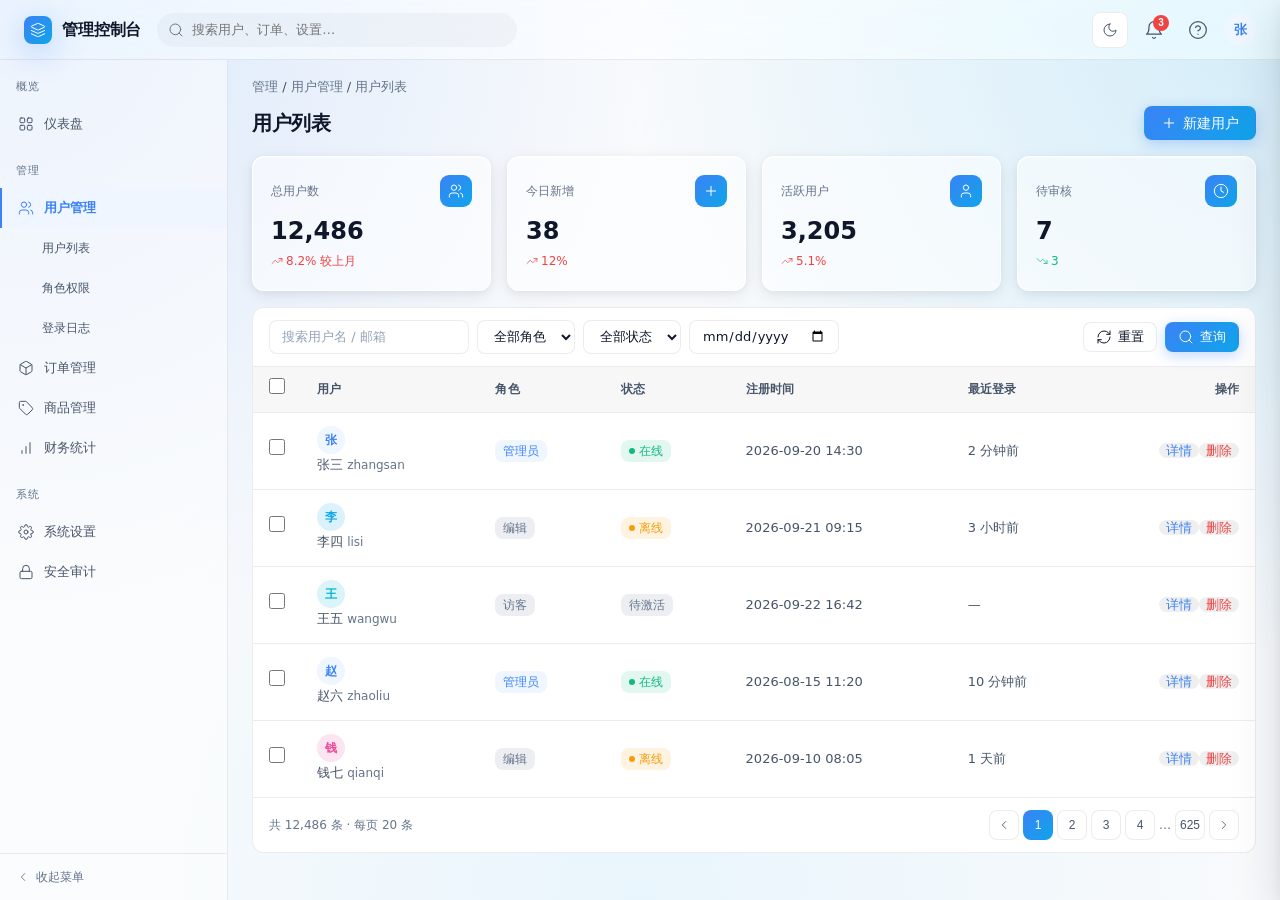
<file: doc/UI设计规范及单页案例/case-pc.html>
<!DOCTYPE html>
<html lang="zh-CN" data-theme="light">
<head>
<meta charset="UTF-8">
<meta name="viewport" content="width=device-width, initial-scale=1.0">
<title>UI 规范案例 · PC 端后台管理（v1.3）</title>
<style>
/* ========== 令牌层 v1.3 · 商务淡蓝 + 强化玻璃拟态 ========== */
:root,[data-theme="light"]{
  --wb-color-primary:#3B82F6;--wb-color-primary-hover:#2563EB;--wb-color-primary-active:#1D4ED8;--wb-color-primary-bg:#EFF6FF;
  --wb-color-accent:#0EA5E9;
  --wb-color-success:#10B981;--wb-color-warning:#F59E0B;--wb-color-danger:#EF4444;--wb-color-info:#64748B;
  --wb-color-bg:#F8FAFC;--wb-color-surface:#FFFFFF;
  --wb-glass-bg:rgba(255,255,255,.52);--wb-glass-border:rgba(255,255,255,.78);--wb-glass-blur-strong:32px;--wb-glass-saturate:200%;--wb-glass-highlight:rgba(255,255,255,.45);
  --wb-color-border:rgba(15,23,42,.08);--wb-color-border-hover:rgba(15,23,42,.16);
  --wb-color-text:#0F172A;--wb-color-text-2:#475569;--wb-color-text-3:#64748B;--wb-color-text-disabled:#94A3B8;--wb-color-striping:rgba(15,23,42,.03);
  --wb-font-family:system-ui,-apple-system,"Segoe UI",Roboto,"PingFang SC","Microsoft YaHei",sans-serif;
  --wb-radius-sm:8px;--wb-radius-md:12px;--wb-radius-lg:16px;--wb-radius-full:999px;
  --wb-shadow-sm:0 1px 2px rgba(15,23,42,.04),0 1px 3px rgba(15,23,42,.06);
  --wb-shadow-md:0 4px 16px rgba(15,23,42,.08),0 2px 6px rgba(15,23,42,.04);
  --wb-shadow-lg:0 16px 48px rgba(15,23,42,.14),0 4px 16px rgba(15,23,42,.06);
  --wb-shadow-glow:0 8px 32px rgba(59,130,246,.35);
  --wb-z-sticky:1100;--wb-z-drawer:1200;--wb-z-message:1400;
  --wb-motion-fast:120ms;--wb-motion-base:200ms;--wb-motion-slow:320ms;
  --wb-motion-ease:cubic-bezier(.32,.72,0,1);--wb-motion-spring:cubic-bezier(.34,1.56,.64,1);
  --wb-gradient:linear-gradient(135deg,#3B82F6 0%,#0EA5E9 100%);
}
[data-theme="dark"]{
  --wb-color-primary:#60A5FA;--wb-color-primary-hover:#93C5FD;--wb-color-primary-active:#3B82F6;--wb-color-primary-bg:rgba(59,130,246,.18);
  --wb-color-accent:#38BDF8;
  --wb-color-success:#34D399;--wb-color-warning:#FBBF24;--wb-color-danger:#F87171;--wb-color-info:#94A3B8;
  --wb-color-bg:#0B1120;--wb-color-surface:#111827;
  --wb-glass-bg:rgba(30,41,59,.42);--wb-glass-border:rgba(255,255,255,.15);--wb-glass-blur-strong:32px;--wb-glass-saturate:200%;--wb-glass-highlight:rgba(255,255,255,.10);
  --wb-color-border:rgba(255,255,255,.10);--wb-color-border-hover:rgba(255,255,255,.20);
  --wb-color-text:#F1F5F9;--wb-color-text-2:#CBD5E1;--wb-color-text-3:#94A3B8;--wb-color-text-disabled:#64748B;--wb-color-striping:rgba(255,255,255,.04);
  --wb-shadow-sm:0 1px 2px rgba(0,0,0,.3),0 1px 3px rgba(0,0,0,.4);
  --wb-shadow-md:0 4px 16px rgba(0,0,0,.4),0 2px 6px rgba(0,0,0,.3);
  --wb-shadow-lg:0 16px 48px rgba(0,0,0,.55),0 4px 16px rgba(0,0,0,.4);
  --wb-shadow-glow:0 8px 32px rgba(96,165,250,.4);
  --wb-gradient:linear-gradient(135deg,#60A5FA 0%,#38BDF8 100%);
}
*{margin:0;padding:0;box-sizing:border-box}
body{font-family:var(--wb-font-family);font-size:14px;line-height:22px;color:var(--wb-color-text);-webkit-font-smoothing:antialiased;
  background:
    radial-gradient(circle at 0% 0%,rgba(59,130,246,.16),transparent 42%),
    radial-gradient(circle at 100% 0%,rgba(14,165,233,.16),transparent 42%),
    radial-gradient(circle at 50% 100%,rgba(125,211,252,.12),transparent 55%),
    var(--wb-color-bg);
  background-attachment:fixed;
  transition:background var(--wb-motion-slow) var(--wb-motion-ease),color var(--wb-motion-slow) var(--wb-motion-ease)}
[data-theme="dark"] body{background:
    radial-gradient(circle at 0% 0%,rgba(59,130,246,.27),transparent 45%),
    radial-gradient(circle at 100% 0%,rgba(14,165,233,.26),transparent 45%),
    radial-gradient(circle at 50% 100%,rgba(125,211,252,.16),transparent 55%),
    var(--wb-color-bg);background-attachment:fixed}
a{color:var(--wb-color-primary);text-decoration:none}
code{font-family:ui-monospace,Consolas,monospace;font-size:13px;background:var(--wb-color-striping);padding:2px 6px;border-radius:6px}
:focus-visible{outline:2px solid var(--wb-color-primary);outline-offset:2px;border-radius:4px}
.icon{width:16px;height:16px;flex-shrink:0;fill:none;stroke:currentColor;stroke-width:1.5;stroke-linecap:round;stroke-linejoin:round;display:block}
.icon--20{width:20px;height:20px}
@media(prefers-reduced-motion:reduce){*{animation-duration:.01ms!important;transition-duration:.01ms!important}}

.app{display:flex;flex-direction:column;height:100vh;overflow:hidden}

/* 顶栏（玻璃） */
.topbar{height:60px;display:flex;align-items:center;gap:16px;padding:0 24px;flex-shrink:0;z-index:var(--wb-z-sticky);
  background:var(--wb-glass-bg);backdrop-filter:blur(var(--wb-glass-blur-strong)) saturate(var(--wb-glass-saturate));-webkit-backdrop-filter:blur(var(--wb-glass-blur-strong)) saturate(var(--wb-glass-saturate));
  border-bottom:1px solid var(--wb-color-border)}
.topbar__logo{display:flex;align-items:center;gap:10px;font-size:16px;font-weight:600;letter-spacing:-.01em;white-space:nowrap}
.topbar__logo .mark{width:28px;height:28px;border-radius:8px;background:var(--wb-gradient);display:flex;align-items:center;justify-content:center;color:#fff;box-shadow:var(--wb-shadow-glow)}
.topbar__search{flex:1;max-width:360px;position:relative}
.topbar__search input{width:100%;height:34px;padding:0 12px 0 34px;font:inherit;font-size:13px;color:var(--wb-color-text);background:var(--wb-color-striping);border:1px solid transparent;border-radius:var(--wb-radius-full);transition:all var(--wb-motion-fast) var(--wb-motion-ease)}
.topbar__search input:focus{outline:none;border-color:var(--wb-color-primary);background:var(--wb-color-surface);box-shadow:0 0 0 3px rgba(59,130,246,.18)}
.topbar__search .ico{position:absolute;left:11px;top:50%;transform:translateY(-50%);color:var(--wb-color-text-3)}
.topbar__right{display:flex;align-items:center;gap:8px;margin-left:auto}
.topbar__icon-btn{width:36px;height:36px;display:flex;align-items:center;justify-content:center;border:none;background:none;border-radius:var(--wb-radius-sm);cursor:pointer;color:var(--wb-color-text-2);position:relative;transition:background var(--wb-motion-fast) var(--wb-motion-ease)}
.topbar__icon-btn:hover{background:var(--wb-color-striping);color:var(--wb-color-text)}
.topbar__icon-btn .badge{position:absolute;top:3px;right:3px;min-width:16px;height:16px;padding:0 4px;font-size:10px;font-weight:600;line-height:16px;text-align:center;color:#fff;background:var(--wb-color-danger);border-radius:var(--wb-radius-full)}
.avatar{width:32px;height:32px;border-radius:50%;background:var(--wb-color-primary-bg);color:var(--wb-color-primary);display:flex;align-items:center;justify-content:center;font-weight:600;font-size:13px;cursor:pointer;border:none}
.theme-toggle{width:36px;height:36px;display:flex;align-items:center;justify-content:center;border:1px solid var(--wb-color-border);background:var(--wb-color-surface);border-radius:var(--wb-radius-sm);cursor:pointer;color:var(--wb-color-text-2);transition:all var(--wb-motion-fast) var(--wb-motion-ease)}
.theme-toggle:hover{border-color:var(--wb-color-border-hover);color:var(--wb-color-text)}

.body{display:flex;flex:1;overflow:hidden}

/* 侧栏（玻璃） */
.sidebar{width:228px;display:flex;flex-direction:column;flex-shrink:0;overflow-y:auto;
  background:var(--wb-glass-bg);backdrop-filter:blur(var(--wb-glass-blur)) saturate(var(--wb-glass-saturate));-webkit-backdrop-filter:blur(var(--wb-glass-blur)) saturate(var(--wb-glass-saturate));
  border-right:1px solid var(--wb-color-border)}
.sidebar__group-title{padding:16px 16px 6px;font-size:11px;color:var(--wb-color-text-3);letter-spacing:.06em}
.sidebar__item{display:flex;align-items:center;gap:10px;padding:9px 16px;font-size:13px;color:var(--wb-color-text-2);cursor:pointer;border-left:2px solid transparent;transition:all var(--wb-motion-fast) var(--wb-motion-ease)}
.sidebar__item:hover{background:var(--wb-color-striping);color:var(--wb-color-text)}
.sidebar__item.active{color:var(--wb-color-primary);background:var(--wb-color-primary-bg);border-left-color:var(--wb-color-primary);font-weight:600}
.sidebar__item.active .icon{color:var(--wb-color-primary)}
.sidebar__item.sub{padding-left:40px;font-size:12px}
.sidebar__collapse{margin-top:auto;padding:12px 16px;border-top:1px solid var(--wb-color-border);font-size:12px;color:var(--wb-color-text-3);cursor:pointer;display:flex;align-items:center;gap:6px}

/* 内容区 */
.content{flex:1;overflow-y:auto;display:flex;flex-direction:column}
.content__head{padding:16px 24px 0}
.breadcrumb{font-size:13px;color:var(--wb-color-text-3)}
.breadcrumb span{color:var(--wb-color-text-2)}
.content__title{font-size:20px;font-weight:600;letter-spacing:-.014em;padding:8px 24px 16px;display:flex;align-items:center;justify-content:space-between}
.content__body{padding:0 24px 24px;flex:1}

/* 统计卡片（玻璃） */
.stats{display:grid;grid-template-columns:repeat(4,1fr);gap:16px;margin-bottom:16px}
.stat-card{padding:18px;border-radius:var(--wb-radius-md);
  background:var(--wb-glass-bg);backdrop-filter:blur(var(--wb-glass-blur)) saturate(var(--wb-glass-saturate));-webkit-backdrop-filter:blur(var(--wb-glass-blur)) saturate(var(--wb-glass-saturate));
  border:1px solid var(--wb-glass-border);box-shadow:inset 0 1px 0 var(--wb-glass-highlight),var(--wb-shadow-md);transition:transform var(--wb-motion-base) var(--wb-motion-ease)}
.stat-card:hover{transform:translateY(-2px)}
.stat-card__top{display:flex;align-items:center;justify-content:space-between;margin-bottom:10px}
.stat-card__label{font-size:12px;color:var(--wb-color-text-3)}
.stat-card__icon{width:32px;height:32px;border-radius:9px;background:var(--wb-gradient);color:#fff;display:flex;align-items:center;justify-content:center}
.stat-card__value{font-size:24px;font-weight:600;line-height:1.2;font-variant-numeric:tabular-nums}
.stat-card__trend{font-size:12px;margin-top:4px;display:flex;align-items:center;gap:3px}
.stat-card__trend.up{color:var(--wb-color-danger)}
.stat-card__trend.down{color:var(--wb-color-success)}

/* 工具栏 */
.toolbar{padding:12px 16px;display:flex;align-items:center;gap:8px;flex-wrap:wrap;background:var(--wb-color-surface);border:1px solid var(--wb-color-border);border-radius:var(--wb-radius-md) var(--wb-radius-md) 0 0;border-bottom:none}
.toolbar .input,.toolbar select{height:34px;padding:0 12px;font:inherit;font-size:13px;color:var(--wb-color-text);background:var(--wb-color-surface);border:1px solid var(--wb-color-border);border-radius:var(--wb-radius-sm);transition:all var(--wb-motion-fast) var(--wb-motion-ease)}
.toolbar .input:focus,.toolbar select:focus{outline:none;border-color:var(--wb-color-primary);box-shadow:0 0 0 3px rgba(59,130,246,.18)}
.toolbar .input::placeholder{color:var(--wb-color-text-disabled)}
.toolbar .spacer{flex:1}

/* 按钮 */
.btn{display:inline-flex;align-items:center;justify-content:center;gap:6px;font:inherit;font-size:14px;font-weight:500;line-height:1;border-radius:var(--wb-radius-sm);border:1px solid transparent;cursor:pointer;white-space:nowrap;transition:all var(--wb-motion-base) var(--wb-motion-ease)}
.btn--md{height:34px;padding:0 16px}
.btn--sm{height:30px;padding:0 12px;font-size:13px}
.btn--primary{background:var(--wb-gradient);color:#fff;box-shadow:0 4px 14px rgba(59,130,246,.30)}
.btn--primary:hover{box-shadow:0 6px 22px rgba(59,130,246,.45);transform:translateY(-1px)}
.btn--default{background:var(--wb-color-surface);border-color:var(--wb-color-border);color:var(--wb-color-text)}
.btn--default:hover{border-color:var(--wb-color-border-hover);background:var(--wb-color-striping)}
.btn--text{color:var(--wb-color-primary);padding:0 8px;height:34px}
.btn--text:hover{background:var(--wb-color-primary-bg)}
.btn--danger{background:var(--wb-color-danger);color:#fff}
.btn--text.danger{color:var(--wb-color-danger)}
.btn:disabled{opacity:.45;cursor:not-allowed}

/* 批量条 */
.batch-bar{display:flex;align-items:center;gap:12px;padding:10px 16px;background:var(--wb-color-primary-bg);border:1px solid var(--wb-color-primary);border-radius:var(--wb-radius-md);margin-bottom:16px;font-size:13px;animation:pop var(--wb-motion-slow) var(--wb-motion-spring)}
@keyframes pop{from{transform:scale(.97);opacity:0}to{transform:scale(1);opacity:1}}
.batch-bar .count{color:var(--wb-color-primary);font-weight:600}

/* 表格（实体表面） */
.table-wrap{background:var(--wb-color-surface);border:1px solid var(--wb-color-border);border-radius:0 0 var(--wb-radius-md) var(--wb-radius-md);overflow:hidden}
table.tbl{width:100%;border-collapse:collapse;font-size:13px}
table.tbl thead th{background:var(--wb-color-striping);font-weight:600;text-align:left;padding:11px 16px;border-bottom:1px solid var(--wb-color-border);white-space:nowrap;font-size:12px;letter-spacing:.02em;color:var(--wb-color-text-2)}
table.tbl tbody td{padding:13px 16px;border-bottom:1px solid var(--wb-color-border);color:var(--wb-color-text-2)}
table.tbl tbody tr:last-child td{border-bottom:none}
table.tbl tbody tr{transition:background var(--wb-motion-fast) var(--wb-motion-ease)}
table.tbl tbody tr:hover{background:var(--wb-color-striping)}
table.tbl .col-actions{text-align:right;white-space:nowrap}
table.tbl .col-actions .btn--text{padding:0 6px;height:auto;font-size:13px}
.tag{display:inline-flex;align-items:center;gap:4px;padding:2px 8px;font-size:12px;border-radius:var(--wb-radius-sm);line-height:18px}
.tag--success{color:var(--wb-color-success);background:rgba(16,185,129,.12)}
.tag--warning{color:var(--wb-color-warning);background:rgba(245,158,11,.12)}
.tag--danger{color:var(--wb-color-danger);background:rgba(239,68,68,.12)}
.tag--info{color:var(--wb-color-info);background:rgba(100,116,139,.12)}
.tag--primary{color:var(--wb-color-primary);background:var(--wb-color-primary-bg)}
.check{display:inline-flex;align-items:center;cursor:pointer}
.check input{width:16px;height:16px;accent-color:var(--wb-color-primary)}
.dot{width:6px;height:6px;border-radius:50%;flex-shrink:0}
.dot--on{background:var(--wb-color-success)}
.dot--off{background:var(--wb-color-warning)}

.pagination{display:flex;align-items:center;justify-content:space-between;padding:12px 16px;border-top:1px solid var(--wb-color-border);font-size:12px;color:var(--wb-color-text-3)}
.pagination__pages{display:flex;align-items:center;gap:4px}
.page-btn{min-width:30px;height:30px;border:1px solid var(--wb-color-border);background:var(--wb-color-surface);border-radius:var(--wb-radius-sm);cursor:pointer;font-size:12px;color:var(--wb-color-text-2);display:inline-flex;align-items:center;justify-content:center;transition:all var(--wb-motion-fast) var(--wb-motion-ease)}
.page-btn:hover{border-color:var(--wb-color-primary);color:var(--wb-color-primary)}
.page-btn.active{background:var(--wb-gradient);color:#fff;border-color:transparent}

/* 抽屉（玻璃） */
.drawer-overlay{position:fixed;inset:0;background:rgba(15,23,42,.45);backdrop-filter:blur(4px);-webkit-backdrop-filter:blur(4px);z-index:calc(var(--wb-z-drawer) - 1);display:none}
[data-theme="dark"] .drawer-overlay{background:rgba(0,0,0,.6)}
.drawer-overlay.open{display:block;animation:fade var(--wb-motion-slow) var(--wb-motion-ease)}
@keyframes fade{from{opacity:0}to{opacity:1}}
.drawer{position:fixed;top:0;right:0;bottom:0;width:420px;max-width:90vw;z-index:var(--wb-z-drawer);display:flex;flex-direction:column;transform:translateX(100%);transition:transform var(--wb-motion-slow) var(--wb-motion-ease);
  background:var(--wb-glass-bg);backdrop-filter:blur(var(--wb-glass-blur-strong)) saturate(var(--wb-glass-saturate));-webkit-backdrop-filter:blur(var(--wb-glass-blur-strong)) saturate(var(--wb-glass-saturate));
  border-left:1px solid var(--wb-glass-border);box-shadow:var(--wb-shadow-lg)}
.drawer.open{transform:translateX(0)}
.drawer__head{display:flex;align-items:center;justify-content:space-between;padding:18px 20px;border-bottom:1px solid var(--wb-color-border)}
.drawer__title{font-size:16px;font-weight:600}
.drawer__close{border:none;background:none;cursor:pointer;color:var(--wb-color-text-3);width:32px;height:32px;border-radius:var(--wb-radius-sm);display:flex;align-items:center;justify-content:center;transition:all var(--wb-motion-fast)}
.drawer__close:hover{background:var(--wb-color-striping);color:var(--wb-color-text)}
.drawer__body{flex:1;overflow-y:auto;padding:20px}
.drawer__foot{display:flex;gap:8px;justify-content:flex-end;padding:16px 20px;border-top:1px solid var(--wb-color-border)}
.detail-row{display:flex;padding:11px 0;border-bottom:1px solid var(--wb-color-border)}
.detail-row .label{width:100px;color:var(--wb-color-text-3);font-size:13px;flex-shrink:0}
.detail-row .value{font-size:13px;color:var(--wb-color-text)}

/* Toast */
.toast-stack{position:fixed;top:16px;right:16px;z-index:var(--wb-z-message);display:flex;flex-direction:column;gap:8px}
.toast{display:flex;align-items:center;gap:10px;min-width:240px;padding:11px 16px;background:var(--wb-color-surface);border:1px solid var(--wb-color-border);border-radius:var(--wb-radius-md);box-shadow:var(--wb-shadow-lg);font-size:13px;animation:slideIn var(--wb-motion-slow) var(--wb-motion-ease)}
@keyframes slideIn{from{transform:translateX(120%);opacity:0}to{transform:translateX(0);opacity:1}}
.toast__icon{width:22px;height:22px;border-radius:50%;display:flex;align-items:center;justify-content:center;color:#fff;flex-shrink:0}
.toast--success .toast__icon{background:var(--wb-color-success)}
.toast--info .toast__icon{background:var(--wb-color-info)}
</style>
</head>
<body>

<svg width="0" height="0" style="position:absolute" aria-hidden="true">
  <symbol id="i-layers" viewBox="0 0 24 24"><path d="m12.83 2.18a2 2 0 0 0-1.66 0L2.6 6.08a1 1 0 0 0 0 1.83l8.58 3.91a2 2 0 0 0 1.66 0l8.58-3.9a1 1 0 0 0 0-1.83Z"/><path d="m22 17.65-9.17 4.16a2 2 0 0 1-1.66 0L2 17.65"/><path d="m22 12.65-9.17 4.16a2 2 0 0 1-1.66 0L2 12.65"/></symbol>
  <symbol id="i-search" viewBox="0 0 24 24"><circle cx="11" cy="11" r="8"/><path d="m21 21-4.3-4.3"/></symbol>
  <symbol id="i-bell" viewBox="0 0 24 24"><path d="M6 8a6 6 0 0 1 12 0c0 7 3 9 3 9H3s3-2 3-9"/><path d="M10.3 21a1.94 1.94 0 0 0 3.4 0"/></symbol>
  <symbol id="i-help" viewBox="0 0 24 24"><circle cx="12" cy="12" r="10"/><path d="M9.09 9a3 3 0 0 1 5.83 1c0 2-3 3-3 3"/><path d="M12 17h.01"/></symbol>
  <symbol id="i-moon" viewBox="0 0 24 24"><path d="M12 3a6 6 0 0 0 9 9 9 9 0 1 1-9-9Z"/></symbol>
  <symbol id="i-sun" viewBox="0 0 24 24"><circle cx="12" cy="12" r="4"/><path d="M12 2v2M12 20v2M4.93 4.93l1.41 1.41M17.66 17.66l1.41 1.41M2 12h2M20 12h2M6.34 17.66l-1.41 1.41M19.07 4.93l-1.41 1.41"/></symbol>
  <symbol id="i-grid" viewBox="0 0 24 24"><rect x="3" y="3" width="7" height="7" rx="1.5"/><rect x="14" y="3" width="7" height="7" rx="1.5"/><rect x="14" y="14" width="7" height="7" rx="1.5"/><rect x="3" y="14" width="7" height="7" rx="1.5"/></symbol>
  <symbol id="i-users" viewBox="0 0 24 24"><path d="M16 21v-2a4 4 0 0 0-4-4H6a4 4 0 0 0-4 4v2"/><circle cx="9" cy="7" r="4"/><path d="M22 21v-2a4 4 0 0 0-3-3.87"/><path d="M16 3.13a4 4 0 0 1 0 7.75"/></symbol>
  <symbol id="i-package" viewBox="0 0 24 24"><path d="M21 8a2 2 0 0 0-1-1.73l-7-4a2 2 0 0 0-2 0l-7 4A2 2 0 0 0 3 8v8a2 2 0 0 0 1 1.73l7 4a2 2 0 0 0 2 0l7-4A2 2 0 0 0 21 16Z"/><path d="m3.3 7 8.7 5 8.7-5"/><path d="M12 22V12"/></symbol>
  <symbol id="i-tag" viewBox="0 0 24 24"><path d="M12.586 2.586A2 2 0 0 0 11.172 2H4a2 2 0 0 0-2 2v7.172a2 2 0 0 0 .586 1.414l8.704 8.704a2.426 2.426 0 0 0 3.42 0l6.58-6.58a2.426 2.426 0 0 0 0-3.42z"/><circle cx="7.5" cy="7.5" r=".5"/></symbol>
  <symbol id="i-chart" viewBox="0 0 24 24"><path d="M12 20V10M18 20V4M6 20v-4"/></symbol>
  <symbol id="i-settings" viewBox="0 0 24 24"><circle cx="12" cy="12" r="3"/><path d="M19.4 15a1.65 1.65 0 0 0 .33 1.82l.06.06a2 2 0 1 1-2.83 2.83l-.06-.06a1.65 1.65 0 0 0-1.82-.33 1.65 1.65 0 0 0-1 1.51V21a2 2 0 0 1-4 0v-.09A1.65 1.65 0 0 0 9 19.4a1.65 1.65 0 0 0-1.82.33l-.06.06a2 2 0 1 1-2.83-2.83l.06-.06a1.65 1.65 0 0 0 .33-1.82 1.65 1.65 0 0 0-1.51-1H3a2 2 0 0 1 0-4h.09A1.65 1.65 0 0 0 4.6 9a1.65 1.65 0 0 0-.33-1.82l-.06-.06a2 2 0 1 1 2.83-2.83l.06.06a1.65 1.65 0 0 0 1.82.33H9a1.65 1.65 0 0 0 1-1.51V3a2 2 0 0 1 4 0v.09a1.65 1.65 0 0 0 1 1.51 1.65 1.65 0 0 0 1.82-.33l.06-.06a2 2 0 1 1 2.83 2.83l-.06.06a1.65 1.65 0 0 0-.33 1.82V9a1.65 1.65 0 0 0 1.51 1H21a2 2 0 0 1 0 4h-.09a1.65 1.65 0 0 0-1.51 1z"/></symbol>
  <symbol id="i-lock" viewBox="0 0 24 24"><rect x="3" y="11" width="18" height="11" rx="2"/><path d="M7 11V7a5 5 0 0 1 10 0v4"/></symbol>
  <symbol id="i-plus" viewBox="0 0 24 24"><path d="M12 5v14M5 12h14"/></symbol>
  <symbol id="i-download" viewBox="0 0 24 24"><path d="M21 15v4a2 2 0 0 1-2 2H5a2 2 0 0 1-2-2v-4"/><path d="m7 10 5 5 5-5"/><path d="M12 15V3"/></symbol>
  <symbol id="i-refresh" viewBox="0 0 24 24"><path d="M3 12a9 9 0 0 1 9-9 9.75 9.75 0 0 1 6.74 2.74L21 8"/><path d="M21 3v5h-5"/><path d="M21 12a9 9 0 0 1-9 9 9.75 9.75 0 0 1-6.74-2.74L3 16"/><path d="M8 16H3v5"/></symbol>
  <symbol id="i-chevd" viewBox="0 0 24 24"><path d="m6 9 6 6 6-6"/></symbol>
  <symbol id="i-chevleft" viewBox="0 0 24 24"><path d="m15 18-6-6 6-6"/></symbol>
  <symbol id="i-chevright" viewBox="0 0 24 24"><path d="m9 18 6-6-6-6"/></symbol>
  <symbol id="i-check" viewBox="0 0 24 24"><path d="M20 6 9 17l-5-5"/></symbol>
  <symbol id="i-x" viewBox="0 0 24 24"><path d="M18 6 6 18M6 6l12 12"/></symbol>
  <symbol id="i-user" viewBox="0 0 24 24"><path d="M19 21v-2a4 4 0 0 0-4-4H9a4 4 0 0 0-4 4v2"/><circle cx="12" cy="7" r="4"/></symbol>
  <symbol id="i-trend-up" viewBox="0 0 24 24"><path d="M22 7 13.5 15.5 8.5 10.5 2 17"/><path d="M16 7h6v6"/></symbol>
  <symbol id="i-trend-down" viewBox="0 0 24 24"><path d="M22 17 13.5 8.5 8.5 13.5 2 7"/><path d="M16 17h6v-6"/></symbol>
  <symbol id="i-clock" viewBox="0 0 24 24"><circle cx="12" cy="12" r="10"/><path d="M12 6v6l4 2"/></symbol>
</svg>

<div class="app">
  <header class="topbar">
    <div class="topbar__logo"><span class="mark"><svg class="icon"><use href="#i-layers"/></svg></span>管理控制台</div>
    <div class="topbar__search">
      <span class="ico"><svg class="icon"><use href="#i-search"/></svg></span>
      <input placeholder="搜索用户、订单、设置…">
    </div>
    <div class="topbar__right">
      <button class="theme-toggle" id="themeToggle" aria-label="切换主题"><svg class="icon"><use href="#i-moon"/></svg></button>
      <button class="topbar__icon-btn" aria-label="通知"><svg class="icon icon--20"><use href="#i-bell"/></svg><span class="badge">3</span></button>
      <button class="topbar__icon-btn" aria-label="帮助"><svg class="icon icon--20"><use href="#i-help"/></svg></button>
      <button class="avatar">张</button>
    </div>
  </header>

  <div class="body">
    <aside class="sidebar">
      <div class="sidebar__group-title">概览</div>
      <div class="sidebar__item"><svg class="icon"><use href="#i-grid"/></svg>仪表盘</div>
      <div class="sidebar__group-title">管理</div>
      <div class="sidebar__item active"><svg class="icon"><use href="#i-users"/></svg>用户管理</div>
      <div class="sidebar__item sub">用户列表</div>
      <div class="sidebar__item sub">角色权限</div>
      <div class="sidebar__item sub">登录日志</div>
      <div class="sidebar__item"><svg class="icon"><use href="#i-package"/></svg>订单管理</div>
      <div class="sidebar__item"><svg class="icon"><use href="#i-tag"/></svg>商品管理</div>
      <div class="sidebar__item"><svg class="icon"><use href="#i-chart"/></svg>财务统计</div>
      <div class="sidebar__group-title">系统</div>
      <div class="sidebar__item"><svg class="icon"><use href="#i-settings"/></svg>系统设置</div>
      <div class="sidebar__item"><svg class="icon"><use href="#i-lock"/></svg>安全审计</div>
      <div class="sidebar__collapse"><svg class="icon" style="width:14px;height:14px"><use href="#i-chevleft"/></svg>收起菜单</div>
    </aside>

    <main class="content">
      <div class="content__head"><nav class="breadcrumb">管理 <span>/</span> 用户管理 <span>/</span> 用户列表</nav></div>
      <div class="content__title">
        用户列表
        <button class="btn btn--primary btn--md" onclick="showToast('success')"><svg class="icon"><use href="#i-plus"/></svg>新建用户</button>
      </div>
      <div class="content__body">

        <div class="stats">
          <div class="stat-card"><div class="stat-card__top"><span class="stat-card__label">总用户数</span><span class="stat-card__icon"><svg class="icon"><use href="#i-users"/></svg></span></div><div class="stat-card__value">12,486</div><div class="stat-card__trend up"><svg class="icon" style="width:12px;height:12px"><use href="#i-trend-up"/></svg>8.2% 较上月</div></div>
          <div class="stat-card"><div class="stat-card__top"><span class="stat-card__label">今日新增</span><span class="stat-card__icon"><svg class="icon"><use href="#i-plus"/></svg></span></div><div class="stat-card__value">38</div><div class="stat-card__trend up"><svg class="icon" style="width:12px;height:12px"><use href="#i-trend-up"/></svg>12%</div></div>
          <div class="stat-card"><div class="stat-card__top"><span class="stat-card__label">活跃用户</span><span class="stat-card__icon"><svg class="icon"><use href="#i-user"/></svg></span></div><div class="stat-card__value">3,205</div><div class="stat-card__trend up"><svg class="icon" style="width:12px;height:12px"><use href="#i-trend-up"/></svg>5.1%</div></div>
          <div class="stat-card"><div class="stat-card__top"><span class="stat-card__label">待审核</span><span class="stat-card__icon"><svg class="icon"><use href="#i-clock"/></svg></span></div><div class="stat-card__value">7</div><div class="stat-card__trend down"><svg class="icon" style="width:12px;height:12px"><use href="#i-trend-down"/></svg>3</div></div>
        </div>

        <div class="batch-bar" id="batchBar" style="display:none">
          <svg class="icon"><use href="#i-check"/></svg><span class="count" id="batchCount">0</span> 项已选中
          <span class="spacer" style="flex:1"></span>
          <button class="btn btn--default btn--sm"><svg class="icon"><use href="#i-download"/></svg>批量导出</button>
          <button class="btn btn--text danger btn--sm"><svg class="icon"><use href="#i-x"/></svg>批量删除</button>
          <button class="btn btn--text btn--sm" onclick="clearBatch()">取消</button>
        </div>

        <div class="toolbar">
          <input class="input" placeholder="搜索用户名 / 邮箱" style="width:200px">
          <select><option>全部角色</option><option>管理员</option><option>编辑</option><option>访客</option></select>
          <select><option>全部状态</option><option>在线</option><option>离线</option><option>待激活</option></select>
          <input class="input" type="date" style="width:auto">
          <span class="spacer"></span>
          <button class="btn btn--default btn--sm"><svg class="icon"><use href="#i-refresh"/></svg>重置</button>
          <button class="btn btn--primary btn--sm"><svg class="icon"><use href="#i-search"/></svg>查询</button>
        </div>

        <div class="table-wrap">
          <table class="tbl">
            <thead>
              <tr>
                <th style="width:36px"><label class="check"><input type="checkbox" id="chkAll"></label></th>
                <th>用户</th><th>角色</th><th>状态</th><th>注册时间</th><th>最近登录</th><th class="col-actions">操作</th>
              </tr>
            </thead>
            <tbody>
              <tr>
                <td><label class="check"><input type="checkbox" class="row-chk"></label></td>
                <td><span class="avatar" style="width:28px;height:28px;font-size:12px;margin-right:8px;vertical-align:middle">张</span>张三 <span style="color:var(--wb-color-text-3);font-size:12px">zhangsan</span></td>
                <td><span class="tag tag--primary">管理员</span></td>
                <td><span class="tag tag--success"><span class="dot dot--on"></span>在线</span></td>
                <td>2026-09-20 14:30</td><td>2 分钟前</td>
                <td class="col-actions"><button class="btn btn--text" onclick="openDrawer()">详情</button><button class="btn btn--text danger">删除</button></td>
              </tr>
              <tr>
                <td><label class="check"><input type="checkbox" class="row-chk"></label></td>
                <td><span class="avatar" style="width:28px;height:28px;font-size:12px;margin-right:8px;vertical-align:middle;background:rgba(14,165,233,.15);color:#0EA5E9">李</span>李四 <span style="color:var(--wb-color-text-3);font-size:12px">lisi</span></td>
                <td><span class="tag tag--info">编辑</span></td>
                <td><span class="tag tag--warning"><span class="dot dot--off"></span>离线</span></td>
                <td>2026-09-21 09:15</td><td>3 小时前</td>
                <td class="col-actions"><button class="btn btn--text" onclick="openDrawer()">详情</button><button class="btn btn--text danger">删除</button></td>
              </tr>
              <tr>
                <td><label class="check"><input type="checkbox" class="row-chk"></label></td>
                <td><span class="avatar" style="width:28px;height:28px;font-size:12px;margin-right:8px;vertical-align:middle;background:rgba(6,182,212,.15);color:#06B6D4">王</span>王五 <span style="color:var(--wb-color-text-3);font-size:12px">wangwu</span></td>
                <td><span class="tag tag--info">访客</span></td>
                <td><span class="tag tag--info">待激活</span></td>
                <td>2026-09-22 16:42</td><td>—</td>
                <td class="col-actions"><button class="btn btn--text" onclick="openDrawer()">详情</button><button class="btn btn--text danger">删除</button></td>
              </tr>
              <tr>
                <td><label class="check"><input type="checkbox" class="row-chk"></label></td>
                <td><span class="avatar" style="width:28px;height:28px;font-size:12px;margin-right:8px;vertical-align:middle">赵</span>赵六 <span style="color:var(--wb-color-text-3);font-size:12px">zhaoliu</span></td>
                <td><span class="tag tag--primary">管理员</span></td>
                <td><span class="tag tag--success"><span class="dot dot--on"></span>在线</span></td>
                <td>2026-08-15 11:20</td><td>10 分钟前</td>
                <td class="col-actions"><button class="btn btn--text" onclick="openDrawer()">详情</button><button class="btn btn--text danger">删除</button></td>
              </tr>
              <tr>
                <td><label class="check"><input type="checkbox" class="row-chk"></label></td>
                <td><span class="avatar" style="width:28px;height:28px;font-size:12px;margin-right:8px;vertical-align:middle;background:rgba(236,72,153,.15);color:#EC4899">钱</span>钱七 <span style="color:var(--wb-color-text-3);font-size:12px">qianqi</span></td>
                <td><span class="tag tag--info">编辑</span></td>
                <td><span class="tag tag--warning"><span class="dot dot--off"></span>离线</span></td>
                <td>2026-09-10 08:05</td><td>1 天前</td>
                <td class="col-actions"><button class="btn btn--text" onclick="openDrawer()">详情</button><button class="btn btn--text danger">删除</button></td>
              </tr>
            </tbody>
          </table>
          <div class="pagination">
            <span>共 12,486 条 · 每页 20 条</span>
            <div class="pagination__pages">
              <button class="page-btn"><svg class="icon" style="width:14px;height:14px"><use href="#i-chevleft"/></svg></button>
              <button class="page-btn active">1</button><button class="page-btn">2</button><button class="page-btn">3</button><button class="page-btn">4</button>
              <span style="color:var(--wb-color-text-3)">…</span>
              <button class="page-btn">625</button>
              <button class="page-btn"><svg class="icon" style="width:14px;height:14px"><use href="#i-chevright"/></svg></button>
            </div>
          </div>
        </div>

      </div>
    </main>
  </div>
</div>

<div class="drawer-overlay" id="drawerOverlay" onclick="closeDrawer()"></div>
<aside class="drawer" id="drawer" role="dialog" aria-modal="true" aria-label="用户详情">
  <div class="drawer__head">
    <span class="drawer__title">用户详情</span>
    <button class="drawer__close" onclick="closeDrawer()" aria-label="关闭"><svg class="icon icon--20"><use href="#i-x"/></svg></button>
  </div>
  <div class="drawer__body">
    <div style="display:flex;align-items:center;gap:16px;margin-bottom:24px">
      <span class="avatar" style="width:56px;height:56px;font-size:20px">张</span>
      <div><div style="font-size:16px;font-weight:600">张三</div><div style="font-size:13px;color:var(--wb-color-text-3)">zhangsan · 管理员</div></div>
    </div>
    <div class="detail-row"><span class="label">用户 ID</span><span class="value">USR-2026-0042</span></div>
    <div class="detail-row"><span class="label">邮箱</span><span class="value">zhangsan@example.com</span></div>
    <div class="detail-row"><span class="label">手机</span><span class="value">138****8888</span></div>
    <div class="detail-row"><span class="label">角色</span><span class="value"><span class="tag tag--primary">管理员</span></span></div>
    <div class="detail-row"><span class="label">状态</span><span class="value"><span class="tag tag--success"><span class="dot dot--on"></span>在线</span></span></div>
    <div class="detail-row"><span class="label">注册时间</span><span class="value">2026-09-20 14:30</span></div>
    <div class="detail-row"><span class="label">最近登录</span><span class="value">2 分钟前 · 上海</span></div>
    <div class="detail-row"><span class="label">创建订单</span><span class="value">86 单</span></div>
    <div class="detail-row" style="border:none"><span class="label">备注</span><span class="value">核心用户，2026 Q3 活跃度排名第一</span></div>
  </div>
  <div class="drawer__foot">
    <button class="btn btn--default btn--md" onclick="closeDrawer()">关闭</button>
    <button class="btn btn--primary btn--md" onclick="closeDrawer();showToast('success')">编辑</button>
  </div>
</aside>

<div class="toast-stack" id="toastStack" aria-live="polite"></div>

<script>
const html=document.documentElement;
document.getElementById('themeToggle').addEventListener('click',function(){
  const next=html.getAttribute('data-theme')==='dark'?'light':'dark';
  html.setAttribute('data-theme',next);
  this.innerHTML='<svg class="icon"><use href="'+(next==='dark'?'#i-sun':'#i-moon')+'"/></svg>';
  try{localStorage.setItem('wb-theme',next)}catch(e){}
});
(function(){let s;try{s=localStorage.getItem('wb-theme')}catch(e){}if(s){html.setAttribute('data-theme',s);document.getElementById('themeToggle').innerHTML='<svg class="icon"><use href="'+(s==='dark'?'#i-sun':'#i-moon')+'"/></svg>'}})();

document.getElementById('chkAll').addEventListener('change',function(){
  document.querySelectorAll('.row-chk').forEach(c=>c.checked=this.checked);updateBatch();
});
document.querySelectorAll('.row-chk').forEach(c=>c.addEventListener('change',updateBatch));
function updateBatch(){const n=document.querySelectorAll('.row-chk:checked').length;document.getElementById('batchCount').textContent=n;document.getElementById('batchBar').style.display=n>0?'flex':'none'}
function clearBatch(){document.querySelectorAll('.row-chk').forEach(c=>c.checked=false);document.getElementById('chkAll').checked=false;updateBatch()}

function openDrawer(){document.getElementById('drawer').classList.add('open');document.getElementById('drawerOverlay').classList.add('open')}
function closeDrawer(){document.getElementById('drawer').classList.remove('open');document.getElementById('drawerOverlay').classList.remove('open')}
document.addEventListener('keydown',e=>{if(e.key==='Escape')closeDrawer()});

const toastStack=document.getElementById('toastStack');
function showToast(type){
  const t=document.createElement('div');t.className='toast toast--'+type;
  t.innerHTML='<span class="toast__icon"><svg class="icon" style="width:12px;height:12px"><use href="#'+(type==='success'?'i-check':'i-help')+'"/></svg></span><span>'+(type==='success'?'操作成功':'已处理')+'</span>';
  toastStack.appendChild(t);
  setTimeout(()=>{t.style.transition='opacity .3s,transform .3s';t.style.opacity='0';t.style.transform='translateX(120%)';setTimeout(()=>t.remove(),300)},2500);
}
</script>
</body>
</html>
</file>
